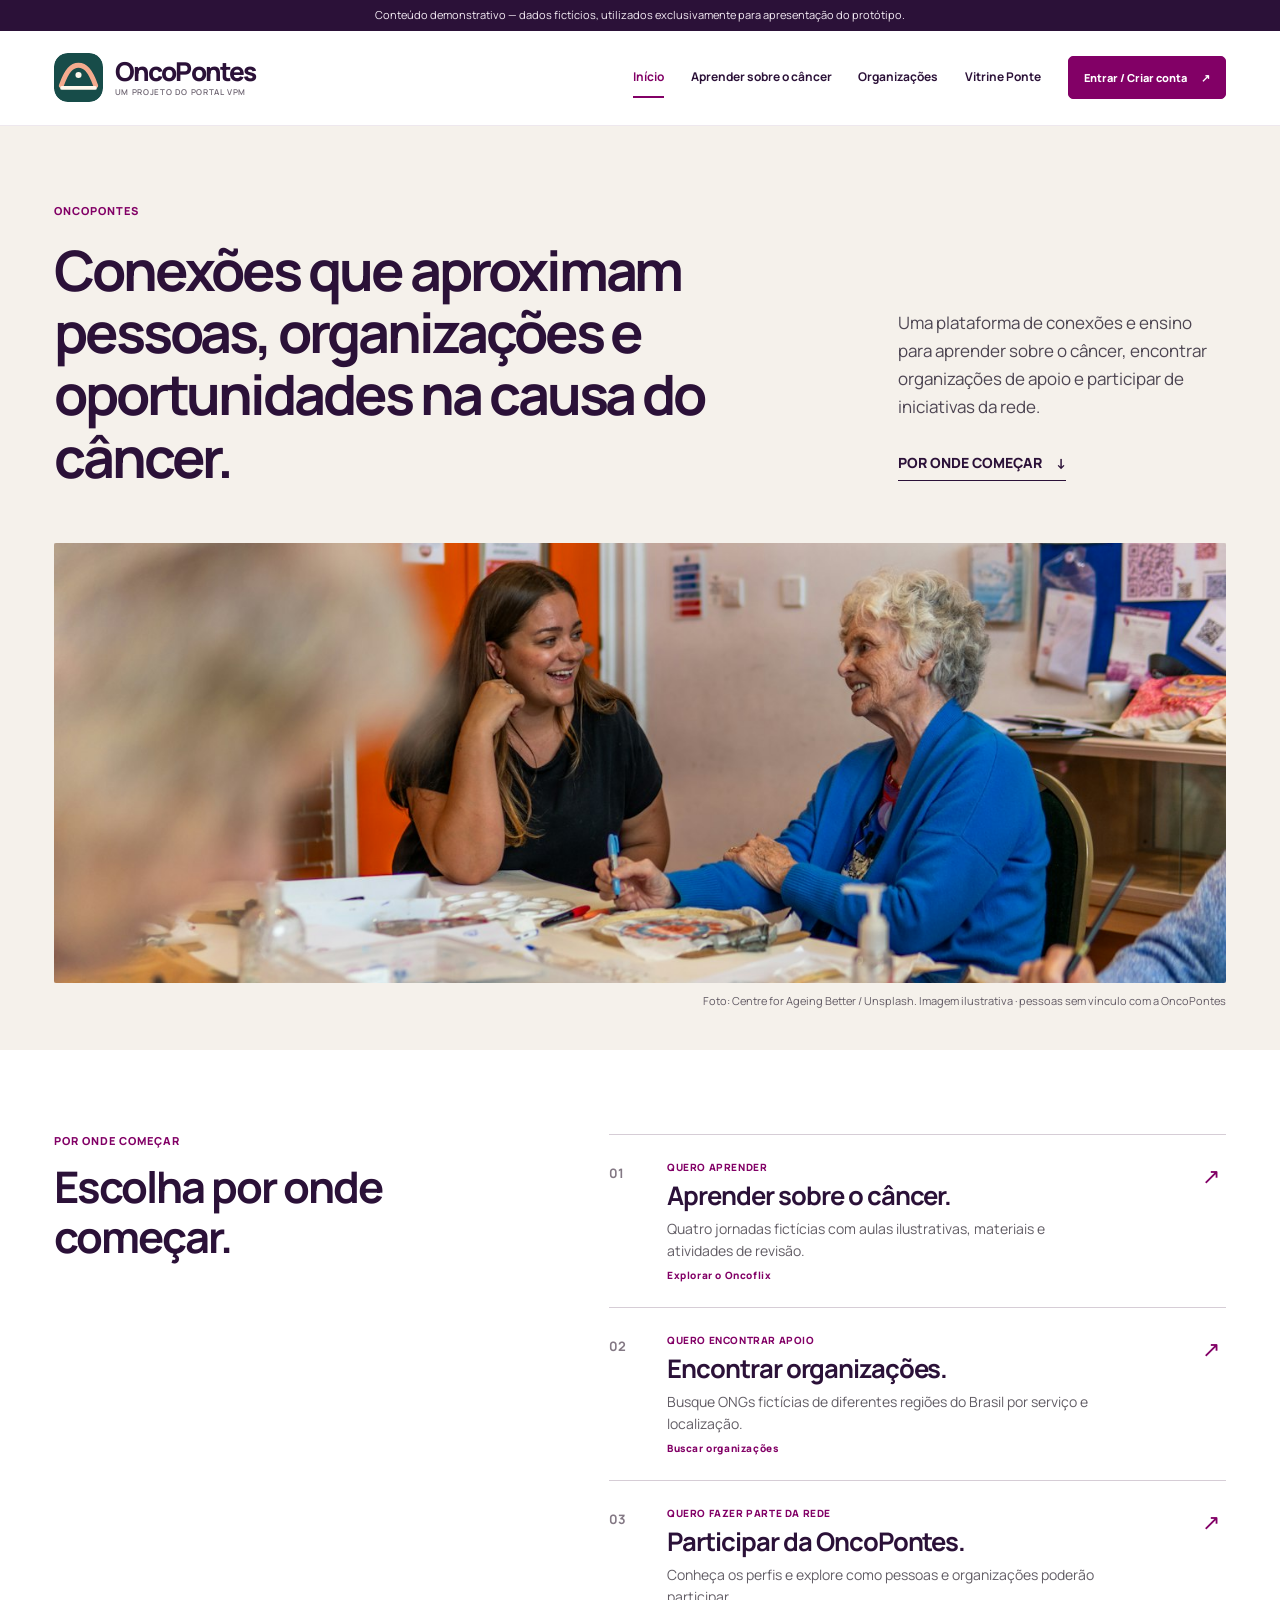
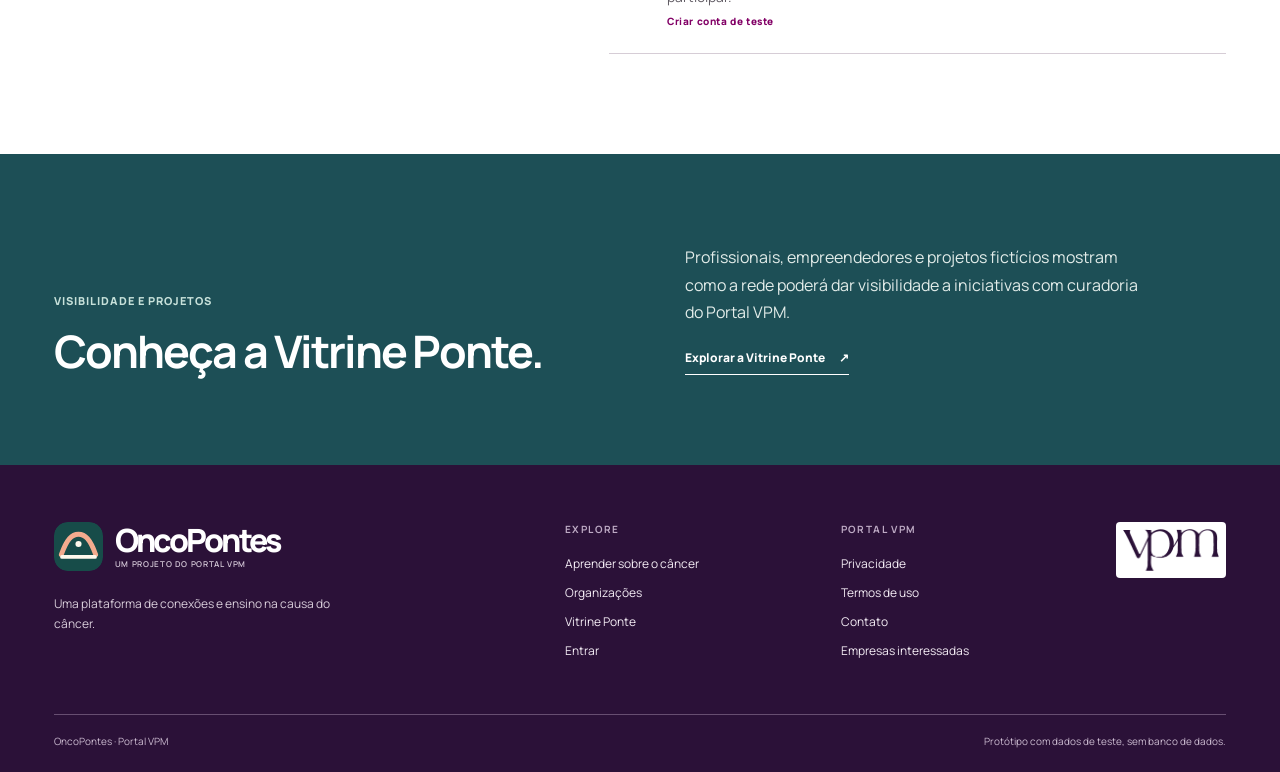
<file: index.html>
<!doctype html>
<html lang="pt-BR">
<head>
  <meta charset="utf-8"><meta name="viewport" content="width=device-width, initial-scale=1"><meta name="theme-color" content="#2B1138">
  <title>OncoPontes | Portal VPM</title>
  <link rel="icon" href="assets/ponte-mark.svg" type="image/svg+xml">
  <link rel="stylesheet" href="site-design.css">
  <link rel="stylesheet" href="site-editorial.css">
  <link rel="stylesheet" href="platform.css">
</head>
<body>
  <a class="skip-link" href="#conteudo">Pular para o conteúdo</a>
  <div class="demo-strip">Conteúdo demonstrativo — dados fictícios, utilizados exclusivamente para apresentação do protótipo.</div>
  <header class="site-header"><div class="container header-inner">
    <a class="brand" href="index.html" aria-label="OncoPontes, início"><img src="assets/ponte-mark.svg" alt=""><span><strong>OncoPontes</strong><small>um projeto do Portal VPM</small></span></a>
    <button class="menu-toggle" type="button" aria-controls="mainNav" aria-expanded="false">Menu <span aria-hidden="true">☰</span></button>
    <nav class="main-nav" id="mainNav" aria-label="Navegação principal"><a class="current" href="index.html" aria-current="page">Início</a><a href="oncoflix.html">Aprender sobre o câncer</a><a href="organizacoes.html">Organizações</a><a href="vitrine.html">Vitrine Ponte</a><a class="button button-sm" href="conta.html#entrar">Entrar / Criar conta <span aria-hidden="true">↗</span></a></nav>
  </div></header>
  <main id="conteudo">
    <section class="hero" id="inicio"><div class="container hero-grid">
      <div class="hero-copy"><p class="eyebrow">ONCOPONTES</p><h1>Conexões que aproximam pessoas, organizações e oportunidades na causa do câncer.</h1><div class="hero-aside"><p>Uma plataforma de conexões e ensino para aprender sobre o câncer, encontrar organizações de apoio e participar de iniciativas da rede.</p><a class="text-action" href="#caminhos">POR ONDE COMEÇAR <span aria-hidden="true">↓</span></a></div></div>
      <figure class="hero-image"><img src="proposta-visual/conversa-oficina.jpg" alt="Duas mulheres conversam durante uma oficina de arte"><figcaption><span>Foto: Centre for Ageing Better / Unsplash.</span> <span>Imagem ilustrativa · pessoas sem vínculo com a OncoPontes</span></figcaption></figure>
    </div></section>
    <section class="entry-section" id="caminhos"><div class="container"><div class="section-heading"><div><p class="eyebrow">POR ONDE COMEÇAR</p><h2>Escolha por onde começar.</h2></div></div>
      <div class="entry-grid">
        <a class="entry-card" href="oncoflix.html"><span class="entry-top">01</span><span class="entry-content"><small>QUERO APRENDER</small><strong>Aprender sobre o câncer.</strong><span>Quatro jornadas fictícias com aulas ilustrativas, materiais e atividades de revisão.</span><small>Explorar o Oncoflix</small></span><span class="card-arrow" aria-hidden="true">↗</span></a>
        <a class="entry-card" href="organizacoes.html"><span class="entry-top">02</span><span class="entry-content"><small>QUERO ENCONTRAR APOIO</small><strong>Encontrar organizações.</strong><span>Busque ONGs fictícias de diferentes regiões do Brasil por serviço e localização.</span><small>Buscar organizações</small></span><span class="card-arrow" aria-hidden="true">↗</span></a>
        <a class="entry-card" href="conta.html#cadastro"><span class="entry-top">03</span><span class="entry-content"><small>QUERO FAZER PARTE DA REDE</small><strong>Participar da OncoPontes.</strong><span>Conheça os perfis e explore como pessoas e organizações poderão participar.</span><small>Criar conta de teste</small></span><span class="card-arrow" aria-hidden="true">↗</span></a>
      </div>
    </div></section>
    <section class="spotlight"><div class="container spotlight-grid"><div><p class="eyebrow">VISIBILIDADE E PROJETOS</p><h2>Conheça a Vitrine Ponte.</h2></div><div><p>Profissionais, empreendedores e projetos fictícios mostram como a rede poderá dar visibilidade a iniciativas com curadoria do Portal VPM.</p><a class="text-action" href="vitrine.html">Explorar a Vitrine Ponte <span aria-hidden="true">↗</span></a></div></div></section>
  </main>
  <footer class="site-footer"><div class="container footer-grid"><div><a class="brand footer-brand" href="index.html"><img src="assets/ponte-mark.svg" alt=""><span><strong>OncoPontes</strong><small>um projeto do Portal VPM</small></span></a><p>Uma plataforma de conexões e ensino na causa do câncer.</p></div><nav aria-label="Explorar"><strong>Explore</strong><a href="oncoflix.html">Aprender sobre o câncer</a><a href="organizacoes.html">Organizações</a><a href="vitrine.html">Vitrine Ponte</a><a href="conta.html#entrar">Entrar</a></nav><nav aria-label="Informações"><strong>Portal VPM</strong><a href="informacoes.html#privacidade">Privacidade</a><a href="informacoes.html#termos">Termos de uso</a><a href="informacoes.html#contato">Contato</a><a href="conta.html#cadastro">Empresas interessadas</a></nav><div class="vpm-sign"><img src="assets/logo-vpm-roxo.png" alt="Portal VPM"></div></div><div class="container footer-base">OncoPontes · Portal VPM <span>Protótipo com dados de teste, sem banco de dados.</span></div></footer>
  <script src="site-nav.js"></script>
</body>
</html>
</file>
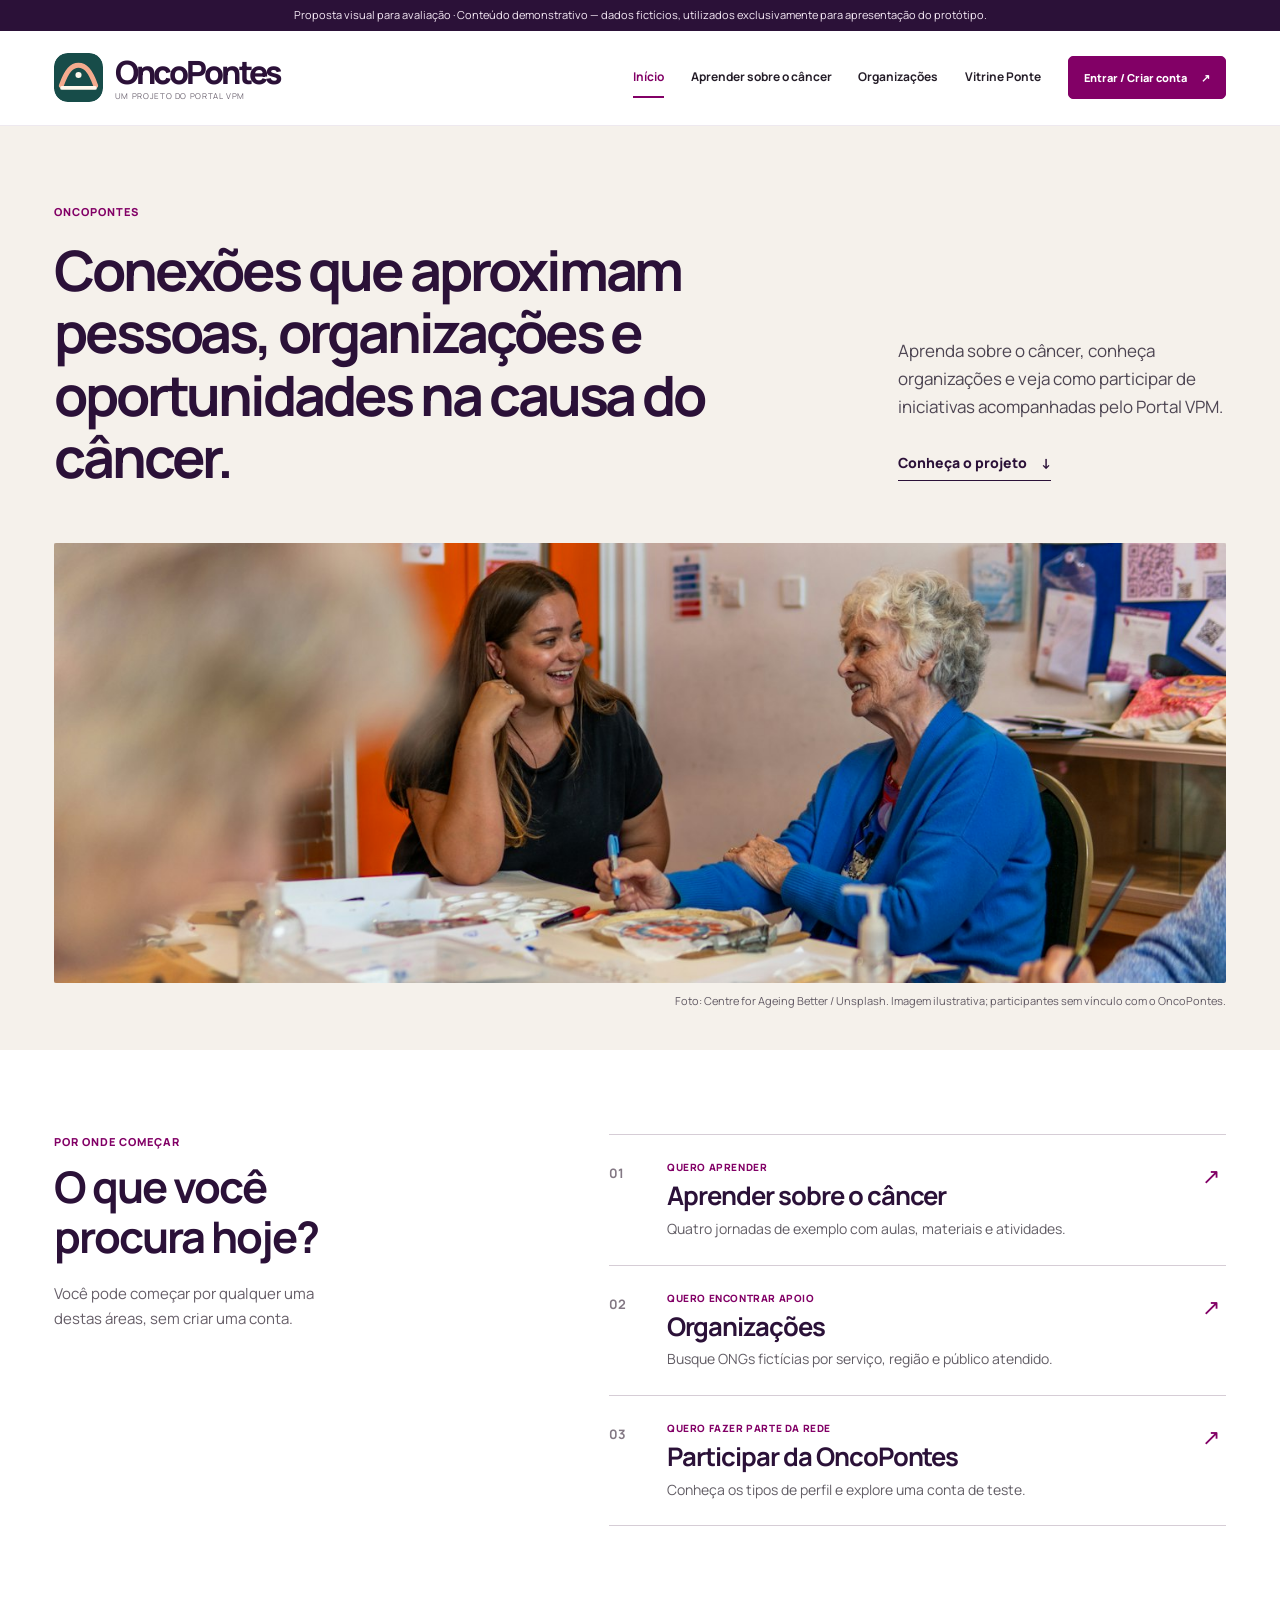
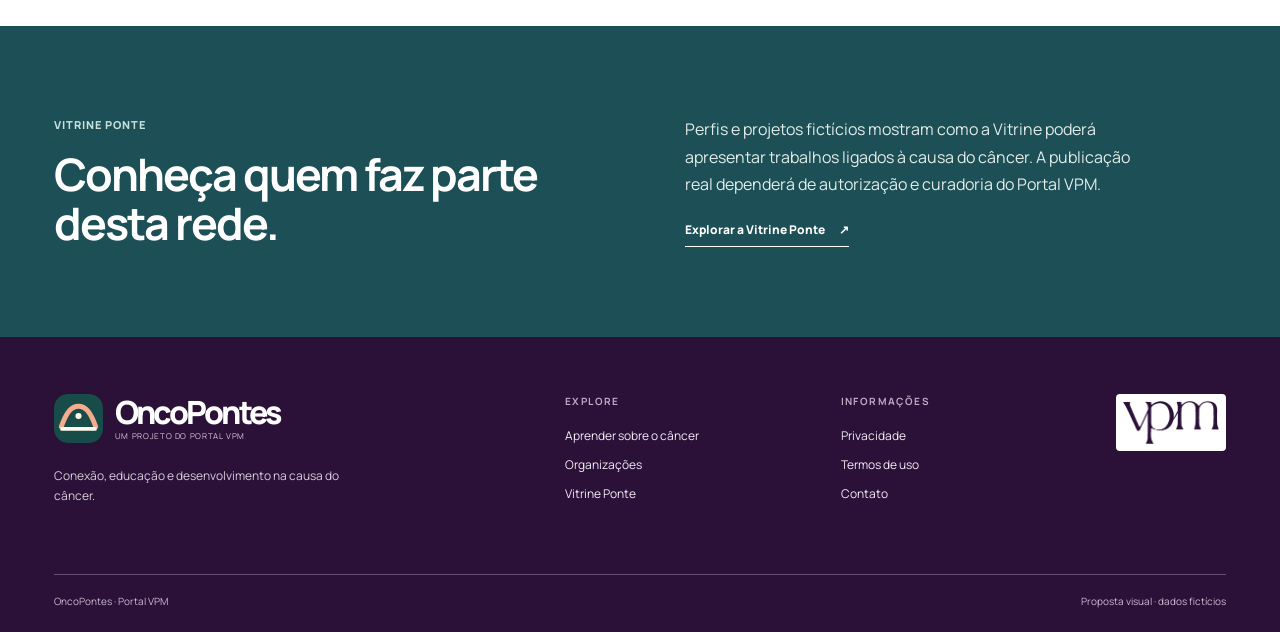
<file: proposta-visual/index.html>
<!doctype html>
<html lang="pt-BR">
<head>
  <meta charset="utf-8"><meta name="viewport" content="width=device-width, initial-scale=1">
  <title>Proposta visual · Início | OncoPontes</title>
  <link rel="icon" href="../assets/ponte-mark.svg" type="image/svg+xml">
  <link rel="stylesheet" href="design.css">
  <link rel="stylesheet" href="human.css">
</head>
<body>
  <a class="skip-link" href="#conteudo">Pular para o conteúdo</a>
  <div class="demo-strip">Proposta visual para avaliação · Conteúdo demonstrativo — dados fictícios, utilizados exclusivamente para apresentação do protótipo.</div>
  <header class="site-header"><div class="container header-inner">
    <a class="brand" href="index.html" aria-label="OncoPontes, início"><img src="../assets/ponte-mark.svg" alt=""><span><strong>OncoPontes</strong><small>um projeto do Portal VPM</small></span></a>
    <button class="menu-toggle" type="button" aria-controls="mainNav" aria-expanded="false">Menu <span aria-hidden="true">☰</span></button>
    <nav class="main-nav" id="mainNav" aria-label="Navegação principal"><a class="current" href="index.html" aria-current="page">Início</a><a href="../oncoflix.html">Aprender sobre o câncer</a><a href="organizacoes.html">Organizações</a><a href="../vitrine.html">Vitrine Ponte</a><a class="button button-sm" href="../conta.html#entrar">Entrar / Criar conta <span aria-hidden="true">↗</span></a></nav>
  </div></header>
  <main id="conteudo">
    <section class="hero"><div class="container hero-grid">
      <div class="hero-copy"><p class="eyebrow">ONCOPONTES</p><h1>Conexões que aproximam pessoas, organizações e oportunidades na causa do câncer.</h1><div class="hero-aside"><p>Aprenda sobre o câncer, conheça organizações e veja como participar de iniciativas acompanhadas pelo Portal VPM.</p><a class="text-action" href="#caminhos">Conheça o projeto <span aria-hidden="true">↓</span></a></div></div>
      <figure class="hero-image"><img src="conversa-oficina.jpg" alt="Duas mulheres conversam durante uma oficina de arte"><figcaption>Foto: Centre for Ageing Better / Unsplash. Imagem ilustrativa; participantes sem vínculo com o OncoPontes.</figcaption></figure>
    </div></section>
    <section class="entry-section" id="caminhos"><div class="container"><div class="section-heading"><div><p class="eyebrow">POR ONDE COMEÇAR</p><h2>O que você procura hoje?</h2></div><p>Você pode começar por qualquer uma destas áreas, sem criar uma conta.</p></div>
      <div class="entry-grid">
        <a class="entry-card" href="../oncoflix.html"><span class="entry-top">01</span><span class="entry-content"><small>QUERO APRENDER</small><strong>Aprender sobre o câncer</strong><span>Quatro jornadas de exemplo com aulas, materiais e atividades.</span></span><span class="card-arrow" aria-hidden="true">↗</span></a>
        <a class="entry-card" href="organizacoes.html"><span class="entry-top">02</span><span class="entry-content"><small>QUERO ENCONTRAR APOIO</small><strong>Organizações</strong><span>Busque ONGs fictícias por serviço, região e público atendido.</span></span><span class="card-arrow" aria-hidden="true">↗</span></a>
        <a class="entry-card" href="../conta.html#cadastro"><span class="entry-top">03</span><span class="entry-content"><small>QUERO FAZER PARTE DA REDE</small><strong>Participar da OncoPontes</strong><span>Conheça os tipos de perfil e explore uma conta de teste.</span></span><span class="card-arrow" aria-hidden="true">↗</span></a>
      </div>
    </div></section>
    <section class="spotlight"><div class="container spotlight-grid"><div><p class="eyebrow">VITRINE PONTE</p><h2>Conheça quem faz parte desta rede.</h2></div><div><p>Perfis e projetos fictícios mostram como a Vitrine poderá apresentar trabalhos ligados à causa do câncer. A publicação real dependerá de autorização e curadoria do Portal VPM.</p><a class="text-action" href="../vitrine.html">Explorar a Vitrine Ponte <span aria-hidden="true">↗</span></a></div></div></section>
  </main>
  <footer class="site-footer"><div class="container footer-grid"><div><a class="brand footer-brand" href="index.html"><img src="../assets/ponte-mark.svg" alt=""><span><strong>OncoPontes</strong><small>um projeto do Portal VPM</small></span></a><p>Conexão, educação e desenvolvimento na causa do câncer.</p></div><nav aria-label="Explorar"><strong>Explore</strong><a href="../oncoflix.html">Aprender sobre o câncer</a><a href="organizacoes.html">Organizações</a><a href="../vitrine.html">Vitrine Ponte</a></nav><nav aria-label="Informações"><strong>Informações</strong><a href="../informacoes.html#privacidade">Privacidade</a><a href="../informacoes.html#termos">Termos de uso</a><a href="../informacoes.html#contato">Contato</a></nav><div class="vpm-sign"><img src="../assets/logo-vpm-roxo.png" alt="Portal VPM"></div></div><div class="container footer-base">OncoPontes · Portal VPM <span>Proposta visual · dados fictícios</span></div></footer>
  <script src="proposal.js"></script>
</body>
</html>
</file>
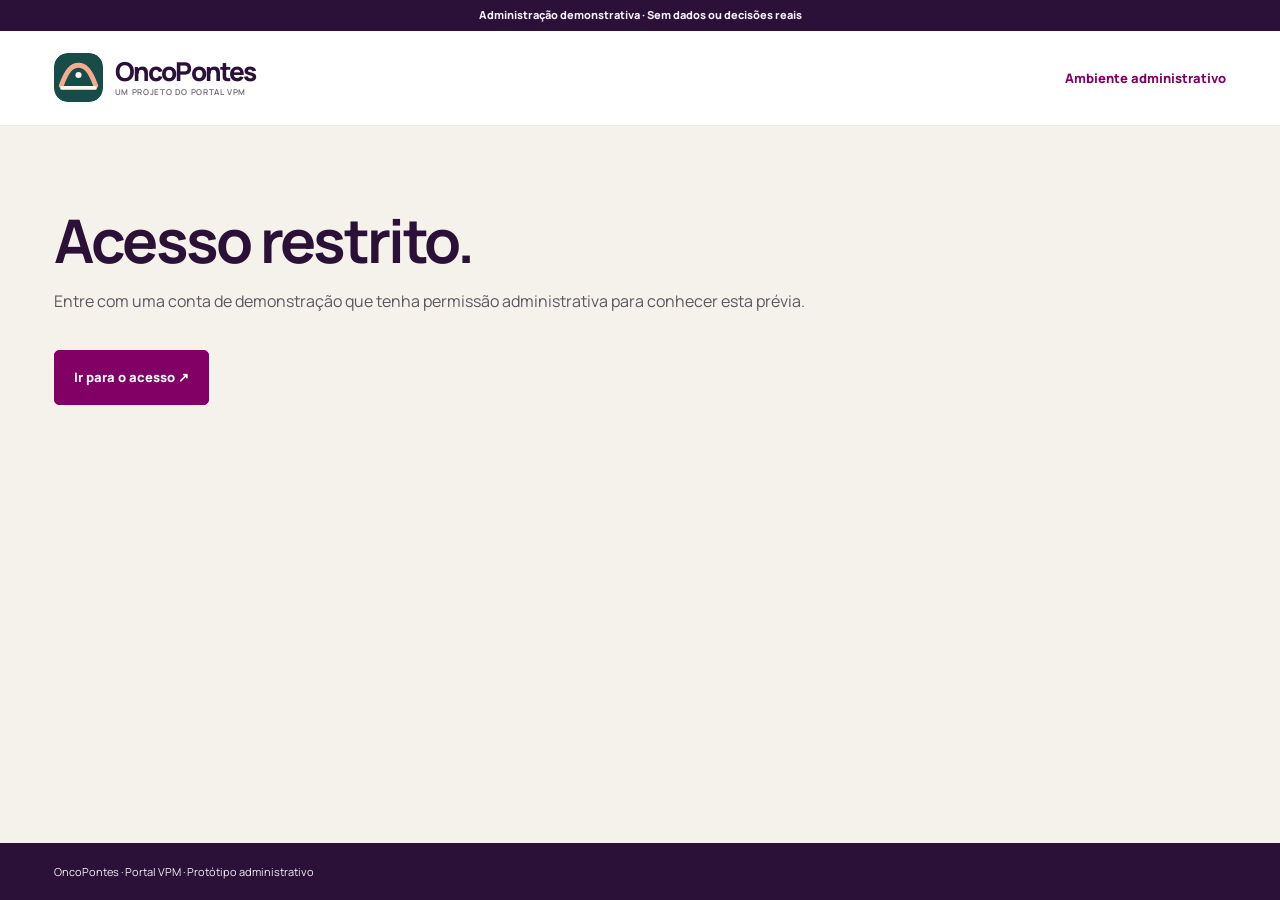
<file: admin.html>
<!doctype html>
<html lang="pt-BR"><head><meta charset="utf-8"><meta name="viewport" content="width=device-width, initial-scale=1"><meta name="theme-color" content="#2B1138"><title>Administração | OncoPontes</title><link rel="icon" href="assets/ponte-mark.svg" type="image/svg+xml"><link rel="stylesheet" href="styles.css"><link rel="stylesheet" href="identity.css"><link rel="stylesheet" href="admin.css"><script defer src="org-data.js"></script><script defer src="admin.js"></script><script defer src="admin-org.js"></script><link rel="stylesheet" href="site-design.css"><link rel="stylesheet" href="site-editorial.css"><link rel="stylesheet" href="platform.css"><link rel="stylesheet" href="org.css"></head>
<body class="admin-page"><a class="skip" href="#conteudo">Pular para o conteúdo</a><div class="prototype-bar">Administração demonstrativa · Sem dados ou decisões reais</div><header class="site-header"><div class="shell header-inner admin-header"><a class="brand" href="index.html#inicio"><img class="brand-mark" src="assets/ponte-mark.svg" alt=""><span><strong>OncoPontes</strong><small>um projeto do Portal VPM</small></span></a><span>Ambiente administrativo</span></div></header><main id="conteudo"><div id="accessDenied" class="shell admin-denied" hidden><h1>Acesso restrito.</h1><p>Entre com uma conta de demonstração que tenha permissão administrativa para conhecer esta prévia.</p><a class="button button-cream" href="conta.html#entrar">Ir para o acesso ↗</a></div><div id="adminApp" class="shell admin-app" hidden><div class="admin-intro"><div><span class="eyebrow">PORTAL VPM · ADMINISTRAÇÃO</span><h1>Gestão da OncoPontes.</h1><p>Prévia da organização das funções de curadoria e operação.</p></div><button id="adminLogout" type="button">Sair da conta</button></div><div class="admin-layout"><nav id="adminNav" class="admin-nav" aria-label="Áreas administrativas"></nav><section class="admin-content"><div id="adminDetail" aria-live="polite"></div></section></div><p class="admin-safety">As decisões deste painel são simuladas apenas neste navegador. Não há publicação real, banco de dados ou proteção de acesso no servidor nesta versão.</p></div></main><footer class="admin-footer"><div class="shell">OncoPontes · Portal VPM · Protótipo administrativo</div></footer></body></html>
</file>
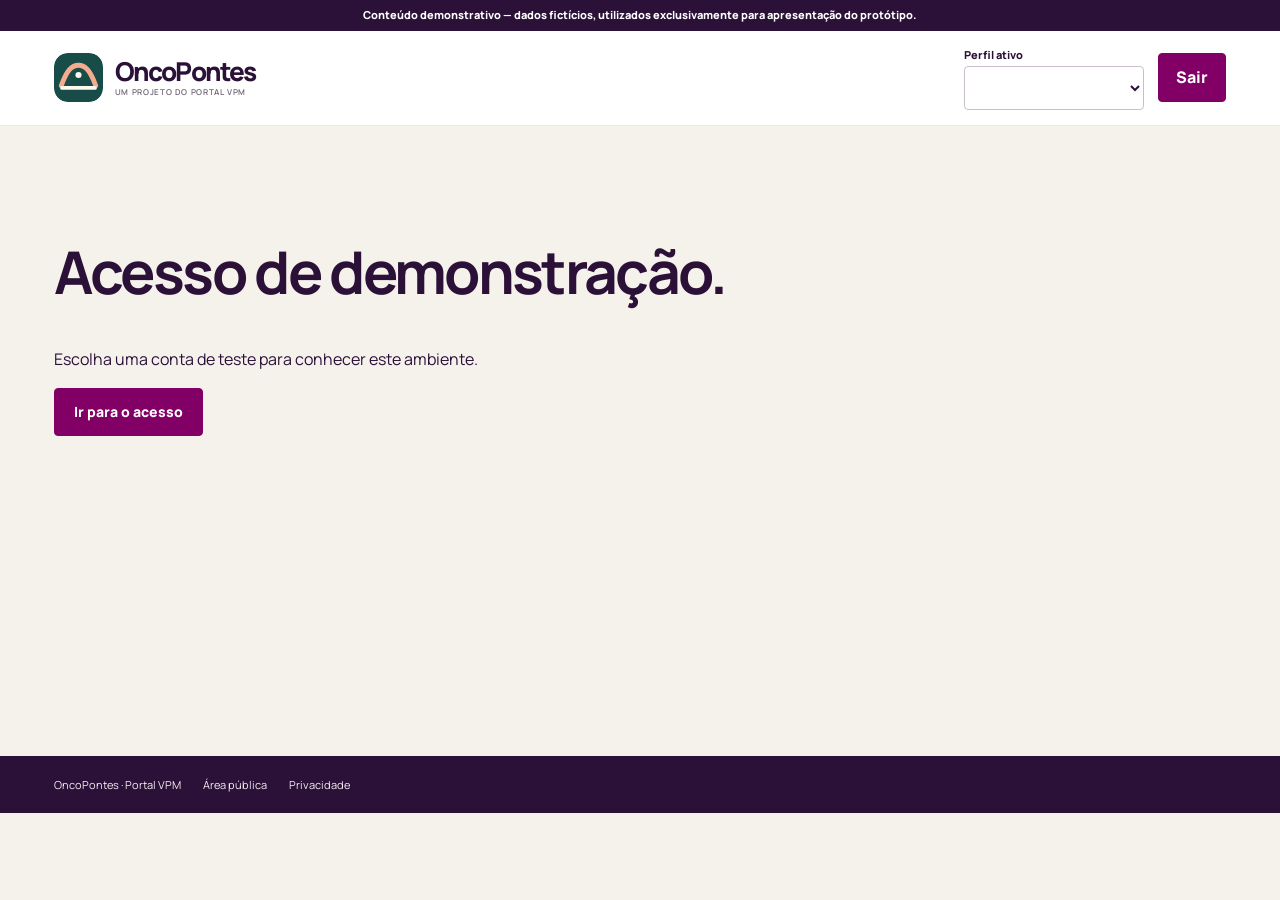
<file: area.html>
<!doctype html>
<html lang="pt-BR">
<head><meta charset="utf-8"><meta name="viewport" content="width=device-width, initial-scale=1"><meta name="theme-color" content="#2B1138"><title>Meu espaço | OncoPontes</title><link rel="icon" href="assets/ponte-mark.svg" type="image/svg+xml"><link rel="stylesheet" href="styles.css"><link rel="stylesheet" href="identity.css"><link rel="stylesheet" href="area.css"><script defer src="demo-data.js"></script><script defer src="oncoflix-data.js"></script><script defer src="org-data.js"></script><script defer src="area.js"></script><script defer src="org-module.js"></script><script defer src="area-profile.js"></script><link rel="stylesheet" href="site-design.css"><link rel="stylesheet" href="site-editorial.css"><link rel="stylesheet" href="platform.css"><link rel="stylesheet" href="org.css"></head>
<body class="area-page"><a class="skip" href="#conteudo">Pular para o conteúdo</a><div class="prototype-bar">Conteúdo demonstrativo — dados fictícios, utilizados exclusivamente para apresentação do protótipo.</div><header class="site-header"><div class="shell header-inner area-header"><a class="brand" href="index.html#inicio"><img class="brand-mark" src="assets/ponte-mark.svg" alt=""><span><strong>OncoPontes</strong><small>um projeto do Portal VPM</small></span></a><div class="area-account"><label for="areaProfileSelect">Perfil ativo <select id="areaProfileSelect"></select></label><button id="areaAddProfile" type="button" hidden>Adicionar perfil</button><button id="areaLogout" type="button">Sair</button></div></div></header><main id="conteudo" class="shell area-main"><div id="areaDenied" class="area-denied" hidden><h1>Acesso de demonstração.</h1><p>Escolha uma conta de teste para conhecer este ambiente.</p><a class="area-button" href="conta.html#entrar">Ir para o acesso</a></div><div id="areaApp" hidden><div class="area-intro"><div><span id="areaEyebrow" class="eyebrow">MEU ESPAÇO</span><h1 id="areaTitle"></h1><p id="areaIntro"></p></div><div id="areaAvatar" class="area-avatar" aria-hidden="true">◌</div></div><div class="area-layout"><nav id="areaNav" class="area-nav" aria-label="Áreas do perfil"></nav><div id="areaContent" class="area-content" aria-live="polite"></div></div><p class="area-disclosure">Esta é uma simulação no navegador. Cadastros, convites, entregas, notas e mensagens não são enviados ao Portal VPM.</p></div></main><footer class="area-footer"><div class="shell"><span>OncoPontes · Portal VPM</span><a href="index.html">Área pública</a><a href="informacoes.html#privacidade">Privacidade</a></div></footer><dialog id="areaProfileDialog" class="area-profile-dialog" aria-labelledby="areaProfileTitle"><form id="areaProfileForm"><div class="area-dialog-head"><h2 id="areaProfileTitle">Adicionar perfil de teste</h2><button id="areaProfileClose" type="button" aria-label="Fechar">×</button></div><p>O novo perfil ficará nesta sessão da conta de demonstração.</p><label>Tipo de perfil<select name="role" required></select></label><label id="areaInstitutionField" hidden>Nome da instituição<input name="institution" maxlength="120"></label><p id="areaProfileError" class="area-error" role="alert" hidden></p><button class="area-button" type="submit">Adicionar perfil</button></form></dialog></body>
</html>
</file>
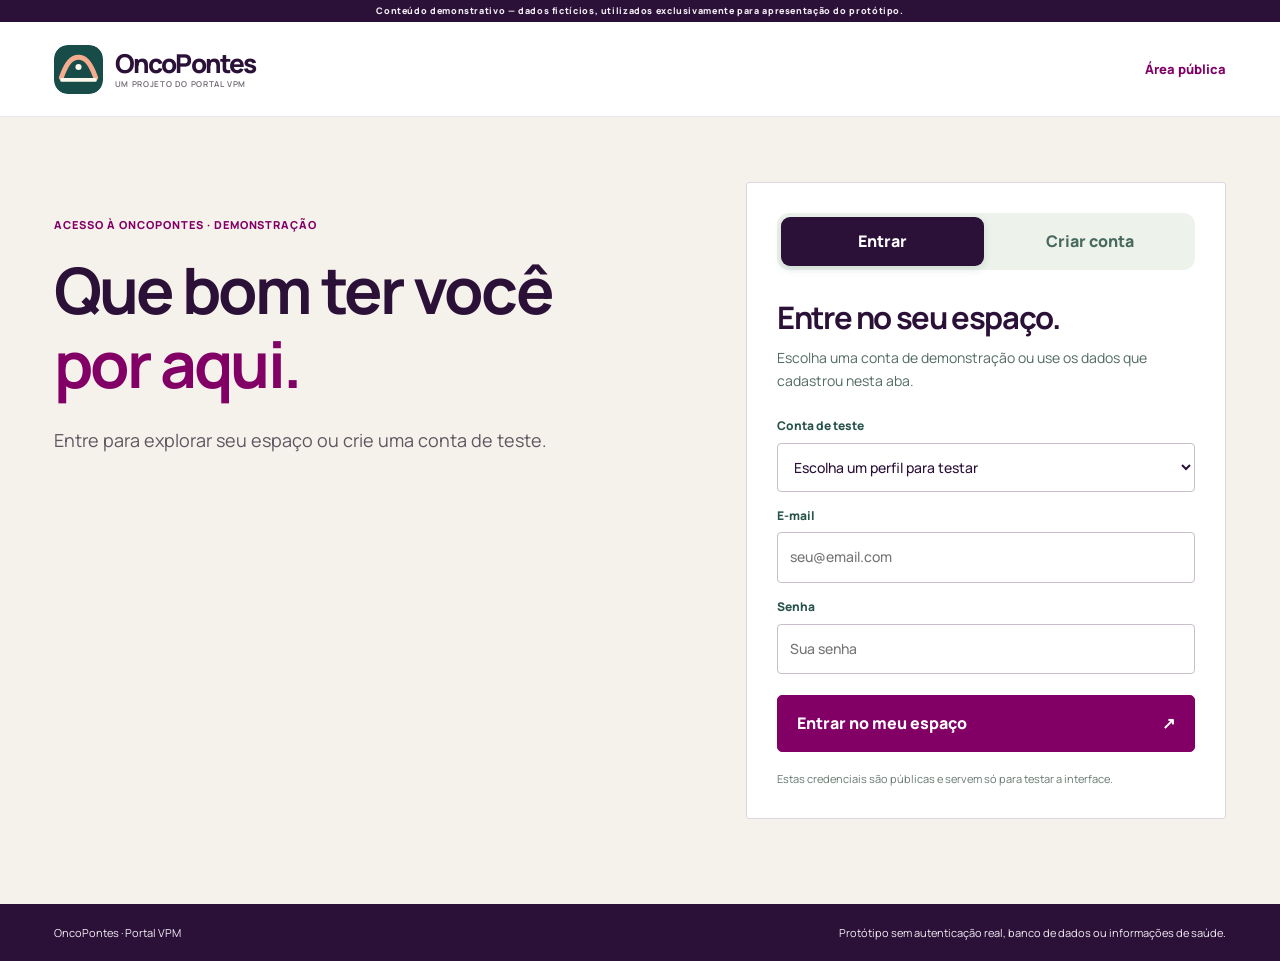
<file: conta.html>
<!doctype html>
<html lang="pt-BR">
<head>
  <meta charset="utf-8">
  <meta name="viewport" content="width=device-width, initial-scale=1">
  <meta name="theme-color" content="#2B1138">
  <meta name="description" content="Demonstração de cadastro, acesso e áreas dos participantes da OncoPontes.">
  <title>Minha conta | OncoPontes</title>
  <link rel="icon" href="assets/ponte-mark.svg" type="image/svg+xml">
  <link rel="stylesheet" href="styles.css">
  <link rel="stylesheet" href="identity.css">
  <link rel="stylesheet" href="conta.css">
  <link rel="stylesheet" href="redesign.css">
  <script defer src="oncoflix-data.js"></script>
  <script defer src="conta.js"></script>
<link rel="stylesheet" href="site-design.css"><link rel="stylesheet" href="site-editorial.css"><link rel="stylesheet" href="platform.css"></head>
<body class="account-page">
  <a class="skip" href="#conteudo">Pular para o conteúdo</a>
  <div class="prototype-bar">Conteúdo demonstrativo — dados fictícios, utilizados exclusivamente para apresentação do protótipo.</div>
  <header class="site-header">
    <div class="shell header-inner account-header">
      <a class="brand" href="index.html#inicio" aria-label="OncoPontes, início"><img class="brand-mark" src="assets/ponte-mark.svg" alt=""><span><strong>OncoPontes</strong><small>um projeto do Portal VPM</small></span></a>
      <div class="account-header-actions"><a href="index.html">Área pública</a><details id="accountMenu" class="account-menu" hidden><summary>Minha conta</summary><div><strong id="accountName"></strong><small id="accountEmail"></small><button id="logoutButton" class="header-logout" type="button">Sair da conta</button></div></details></div>
    </div>
  </header>

  <main id="conteudo">
    <section id="authView" class="auth-section shell" aria-labelledby="authTitle">
      <div class="auth-intro"><span class="eyebrow">ACESSO À ONCOPONTES · DEMONSTRAÇÃO</span><h1 id="authTitle">Que bom ter você <em>por aqui.</em></h1><p>Entre para explorar seu espaço ou crie uma conta de teste.</p></div>
      <div class="auth-card">
        <div class="auth-tabs" role="tablist" aria-label="Acesso à conta"><button id="loginTab" type="button" role="tab" aria-selected="true" aria-controls="loginPanel">Entrar</button><button id="registerTab" type="button" role="tab" aria-selected="false" aria-controls="registerPanel">Criar conta</button></div>
        <section id="loginPanel" role="tabpanel" aria-labelledby="loginTab"><h2>Entre no seu espaço.</h2><p>Escolha uma conta de demonstração ou use os dados que cadastrou nesta aba.</p><form id="loginForm"><label>Conta de teste <select id="demoAccount"><option value="">Escolha um perfil para testar</option></select></label><label>E-mail <input id="loginEmail" type="email" autocomplete="username" required placeholder="seu@email.com"></label><label>Senha <input id="loginPassword" type="password" autocomplete="current-password" required placeholder="Sua senha"></label><p id="loginError" class="form-error" role="alert" hidden></p><button class="form-submit" type="submit">Entrar no meu espaço <span>↗</span></button></form><p class="auth-footnote">Estas credenciais são públicas e servem só para testar a interface.</p></section>
        <section id="registerPanel" role="tabpanel" aria-labelledby="registerTab" hidden><div class="step-indicator" aria-label="Etapas do cadastro"><span class="active">1 Conta</span><span>2 Perfil</span><span>3 Revisão</span></div><form id="registerForm" novalidate><div id="registerStep1" class="register-step"><div class="form-step">ETAPA 1 DE 3</div><h2>Comece com o essencial.</h2><p>Seus dados de acesso e o primeiro perfil.</p><label>Seu nome completo <input id="registerName" type="text" autocomplete="name" required maxlength="100" placeholder="Como podemos chamar você?"></label><label>E-mail <input id="registerEmail" type="email" autocomplete="email" required maxlength="150" placeholder="seu@email.com"></label><label>Senha de demonstração <input id="registerPassword" type="password" autocomplete="new-password" required minlength="8" maxlength="100" placeholder="Pelo menos 8 caracteres"></label><label>Primeiro perfil <select id="registerRole" required></select></label><button id="registerNext1" class="form-submit" type="button">Continuar <span>↗</span></button></div><div id="registerStep2" class="register-step" hidden><div class="form-step">ETAPA 2 DE 3</div><h2>Seu perfil.</h2><p>Conte apenas o que ajuda a organizar sua experiência. Você poderá mudar depois.</p><div id="registerRoleFields" class="role-fields"></div><label>Temas de interesse (opcional) <input id="registerInterests" type="text" maxlength="160" placeholder="Ex.: educação, apoio, projetos"></label><label>Como quer participar? (opcional) <input id="registerParticipation" type="text" maxlength="160" placeholder="Ex.: aprender, colaborar, apresentar meu trabalho"></label><div class="step-actions"><button class="step-back" data-register-back="1" type="button">← Voltar</button><button id="registerNext2" class="form-submit" type="button">Continuar <span>↗</span></button></div></div><div id="registerStep3" class="register-step" hidden><div class="form-step">ETAPA 3 DE 3</div><h2>Antes de entrar.</h2><p id="registerReview"></p><div class="review-note">Este é um cadastro de teste. Dados específicos e documentos, quando necessários, dependerão de validação do Portal VPM. Não informe dados pessoais ou de saúde reais.</div><div class="step-actions"><button class="step-back" data-register-back="2" type="button">← Voltar</button><button class="form-submit" type="submit">Criar conta de teste <span>↗</span></button></div></div><p id="registerError" class="form-error" role="alert" hidden></p></form><p class="auth-footnote">Dados de acesso ficam nesta sessão do navegador. Rascunhos e projetos fictícios de organizações permanecem neste navegador para demonstrar o fluxo.</p></section>
      </div>
    </section>

    <section id="dashboardView" class="dashboard-view" hidden>
      <div class="shell dashboard-shell">
        <div class="dashboard-top"><div><span class="eyebrow">MEU ESPAÇO · DEMONSTRAÇÃO</span><h1 id="welcomeTitle">Olá! Que bom ter você aqui.</h1><p id="welcomeText"></p></div><span class="account-demo-badge">DADOS DE TESTE</span></div>
        <div class="profile-switcher"><label for="profileSelect">Perfil ativo <select id="profileSelect"></select></label><button id="addProfileButton" class="side-action" type="button">+ Adicionar perfil</button></div>
        <details class="profile-menu"><summary>Menu do perfil</summary><nav id="roleNav" class="role-nav" aria-label="Áreas do perfil"></nav></details>
        <div class="account-main"><div class="panel-heading"><div><span class="eyebrow" id="panelEyebrow">O QUE VOCÊ DESEJA FAZER?</span><h2 id="panelTitle"></h2><p id="panelIntro"></p></div></div><div id="quickActions" class="quick-actions"></div><div id="learningSnapshot" class="learning-snapshot"></div><details class="more-areas"><summary>Ver todas as áreas deste perfil</summary><div id="moduleGrid" class="module-grid"></div></details><details class="profile-state"><summary>Cadastro e privacidade</summary><div class="account-status"><div><small>CADASTRO</small><strong id="profileLevel">Básico</strong><span id="profileStatusText"></span></div><div><small>VISIBILIDADE</small><strong id="profileVisibility"></strong><span>Nada é publicado automaticamente.</span></div><div><small>PRÓXIMO PASSO</small><strong id="profileNext"></strong><span id="profileNextDetail"></span></div></div><p id="accessNote"></p></details></div>
      </div>
    </section>
  </main>

  <footer class="account-footer"><div class="shell"><span>OncoPontes · Portal VPM</span><span>Protótipo sem autenticação real, banco de dados ou informações de saúde.</span></div></footer>

  <dialog id="moduleDialog" class="dialog account-dialog"><button id="closeModule" class="dialog-close" type="button" aria-label="Fechar">×</button><div id="moduleContent"></div></dialog>
  <dialog id="profileDialog" class="dialog account-dialog"><button id="closeProfile" class="dialog-close" type="button" aria-label="Fechar">×</button><span class="eyebrow">ADICIONAR PERFIL · DEMONSTRAÇÃO</span><h2>Como mais você participa?</h2><p>Este perfil ficará vinculado à mesma conta de teste. Ambientes institucionais são separados da conta pessoal do representante.</p><form id="addProfileForm"><label>Tipo de perfil <select id="newProfileRole" required></select></label><div id="newProfileFields" class="role-fields"></div><p id="addProfileError" class="form-error" role="alert" hidden></p><button class="form-submit" type="submit">Adicionar perfil <span>↗</span></button></form></dialog>
</body>
</html>
</file>
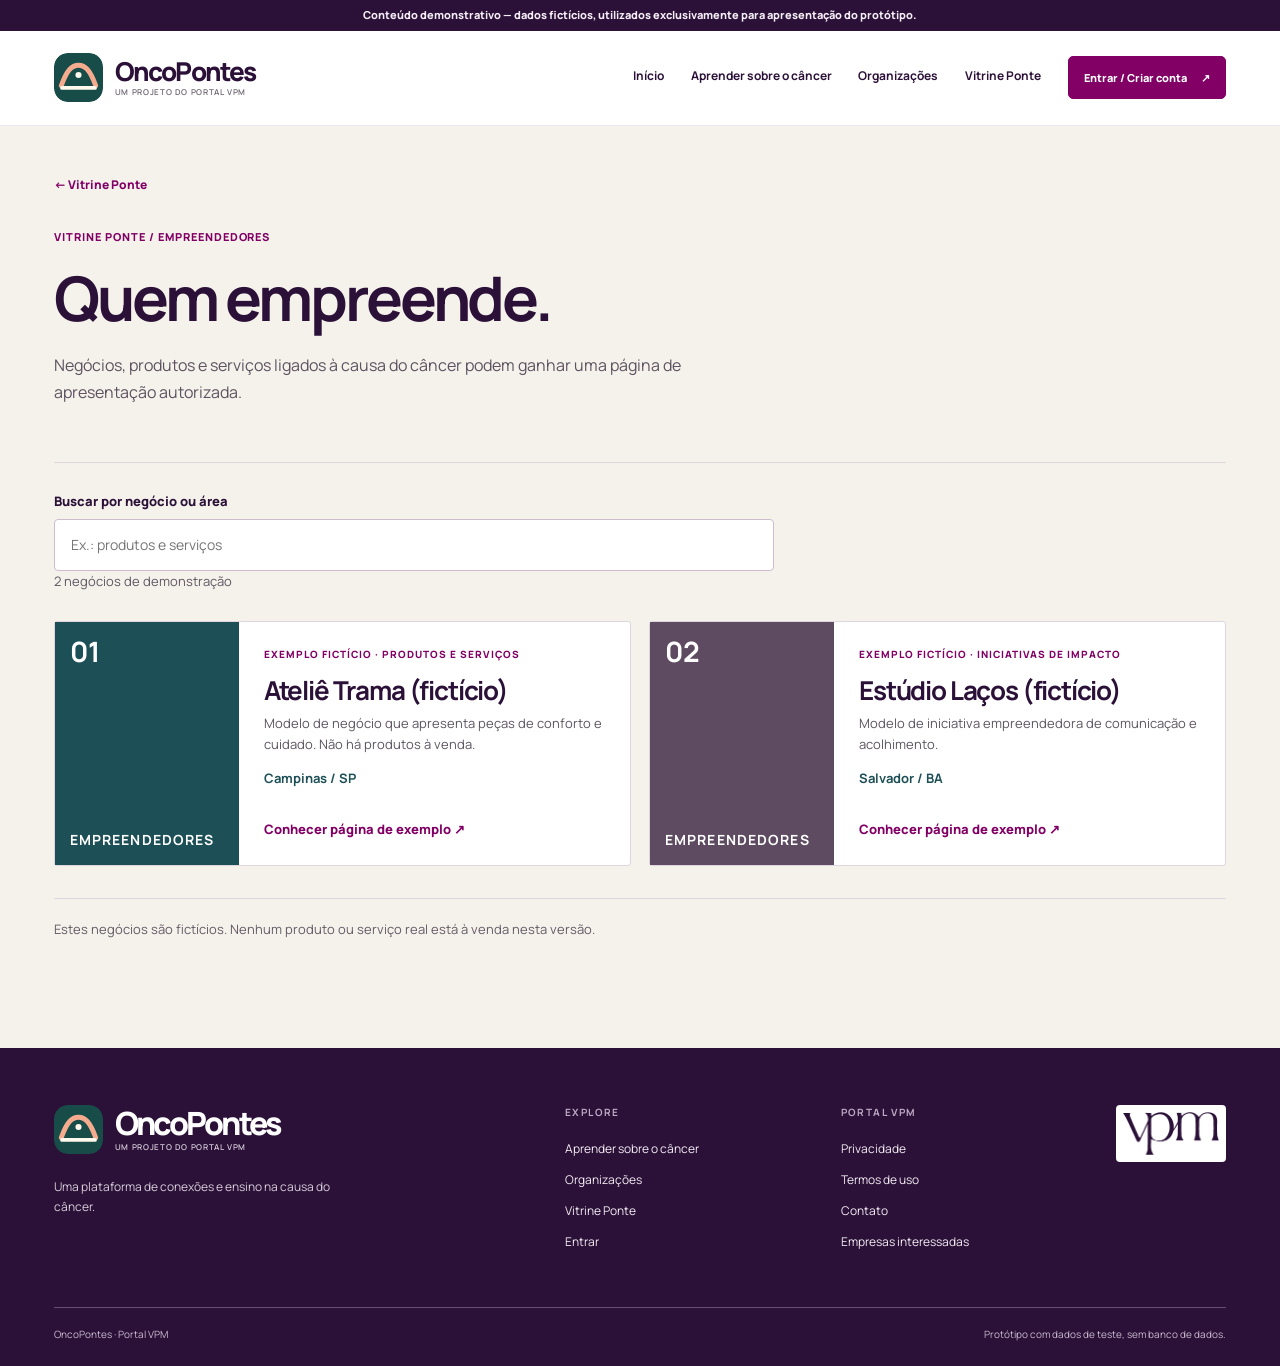
<file: empreendedores.html>
<!doctype html>
<html lang="pt-BR"><head><meta charset="utf-8"><meta name="viewport" content="width=device-width, initial-scale=1"><meta name="theme-color" content="#2B1138"><meta name="description" content="Empreendedores na Vitrine Ponte."><title>Empreendedores | Vitrine Ponte</title><link rel="icon" href="assets/ponte-mark.svg" type="image/svg+xml"><link rel="stylesheet" href="styles.css"><link rel="stylesheet" href="identity.css"><link rel="stylesheet" href="vitrine.css"><script defer src="public-data.js?v=20261115"></script><script defer src="vitrine.js"></script><link rel="stylesheet" href="site-design.css"><link rel="stylesheet" href="site-editorial.css"><link rel="stylesheet" href="platform.css"><script defer src="site-nav.js"></script></head>
<body class="vitrine-page" data-category="empreendedores"><a class="skip" href="#conteudo">Pular para o conteúdo</a><div class="prototype-bar">Conteúdo demonstrativo — dados fictícios, utilizados exclusivamente para apresentação do protótipo.</div><header class="site-header"><div class="container header-inner"><a class="brand" href="index.html#inicio" aria-label="OncoPontes, início"><img src="assets/ponte-mark.svg" alt=""><span><strong>OncoPontes</strong><small>um projeto do Portal VPM</small></span></a><button class="menu-toggle" type="button" aria-controls="mainNav" aria-expanded="false">Menu <span aria-hidden="true">☰</span></button><nav class="main-nav" id="mainNav" aria-label="Navegação principal"><a href="index.html">Início</a><a href="oncoflix.html">Aprender sobre o câncer</a><a href="organizacoes.html">Organizações</a><a href="vitrine.html">Vitrine Ponte</a><a class="button button-sm" href="conta.html#entrar">Entrar / Criar conta <span aria-hidden="true">↗</span></a></nav></div></header>
<main id="conteudo"><div class="shell category-wrap"><a class="vitrine-back" href="vitrine.html">← Vitrine Ponte</a><div class="category-heading"><div><span class="eyebrow">VITRINE PONTE / EMPREENDEDORES</span><h1>Quem empreende.</h1><p>Negócios, produtos e serviços ligados à causa do câncer podem ganhar uma página de apresentação autorizada.</p></div><span class="category-symbol" aria-hidden="true">02</span></div><div class="category-search"><label for="vitrineSearch">Buscar por negócio ou área</label><input id="vitrineSearch" type="search" placeholder="Ex.: produtos e serviços"><p id="vitrineCount" aria-live="polite"></p></div><div id="vitrineResults" class="vitrine-list" aria-live="polite"></div><p class="vitrine-disclaimer">Estes negócios são fictícios. Nenhum produto ou serviço real está à venda nesta versão.</p></div></main>
<footer class="site-footer"><div class="container footer-grid"><div><a class="brand footer-brand" href="index.html"><img src="assets/ponte-mark.svg" alt=""><span><strong>OncoPontes</strong><small>um projeto do Portal VPM</small></span></a><p>Uma plataforma de conexões e ensino na causa do câncer.</p></div><nav aria-label="Explorar"><strong>Explore</strong><a href="oncoflix.html">Aprender sobre o câncer</a><a href="organizacoes.html">Organizações</a><a href="vitrine.html">Vitrine Ponte</a><a href="conta.html#entrar">Entrar</a></nav><nav aria-label="Informações"><strong>Portal VPM</strong><a href="informacoes.html#privacidade">Privacidade</a><a href="informacoes.html#termos">Termos de uso</a><a href="informacoes.html#contato">Contato</a><a href="conta.html#cadastro">Empresas interessadas</a></nav><div class="vpm-sign"><img src="assets/logo-vpm-roxo.png" alt="Portal VPM"></div></div><div class="container footer-base">OncoPontes · Portal VPM <span>Protótipo com dados de teste, sem banco de dados.</span></div></footer></body></html>
</file>
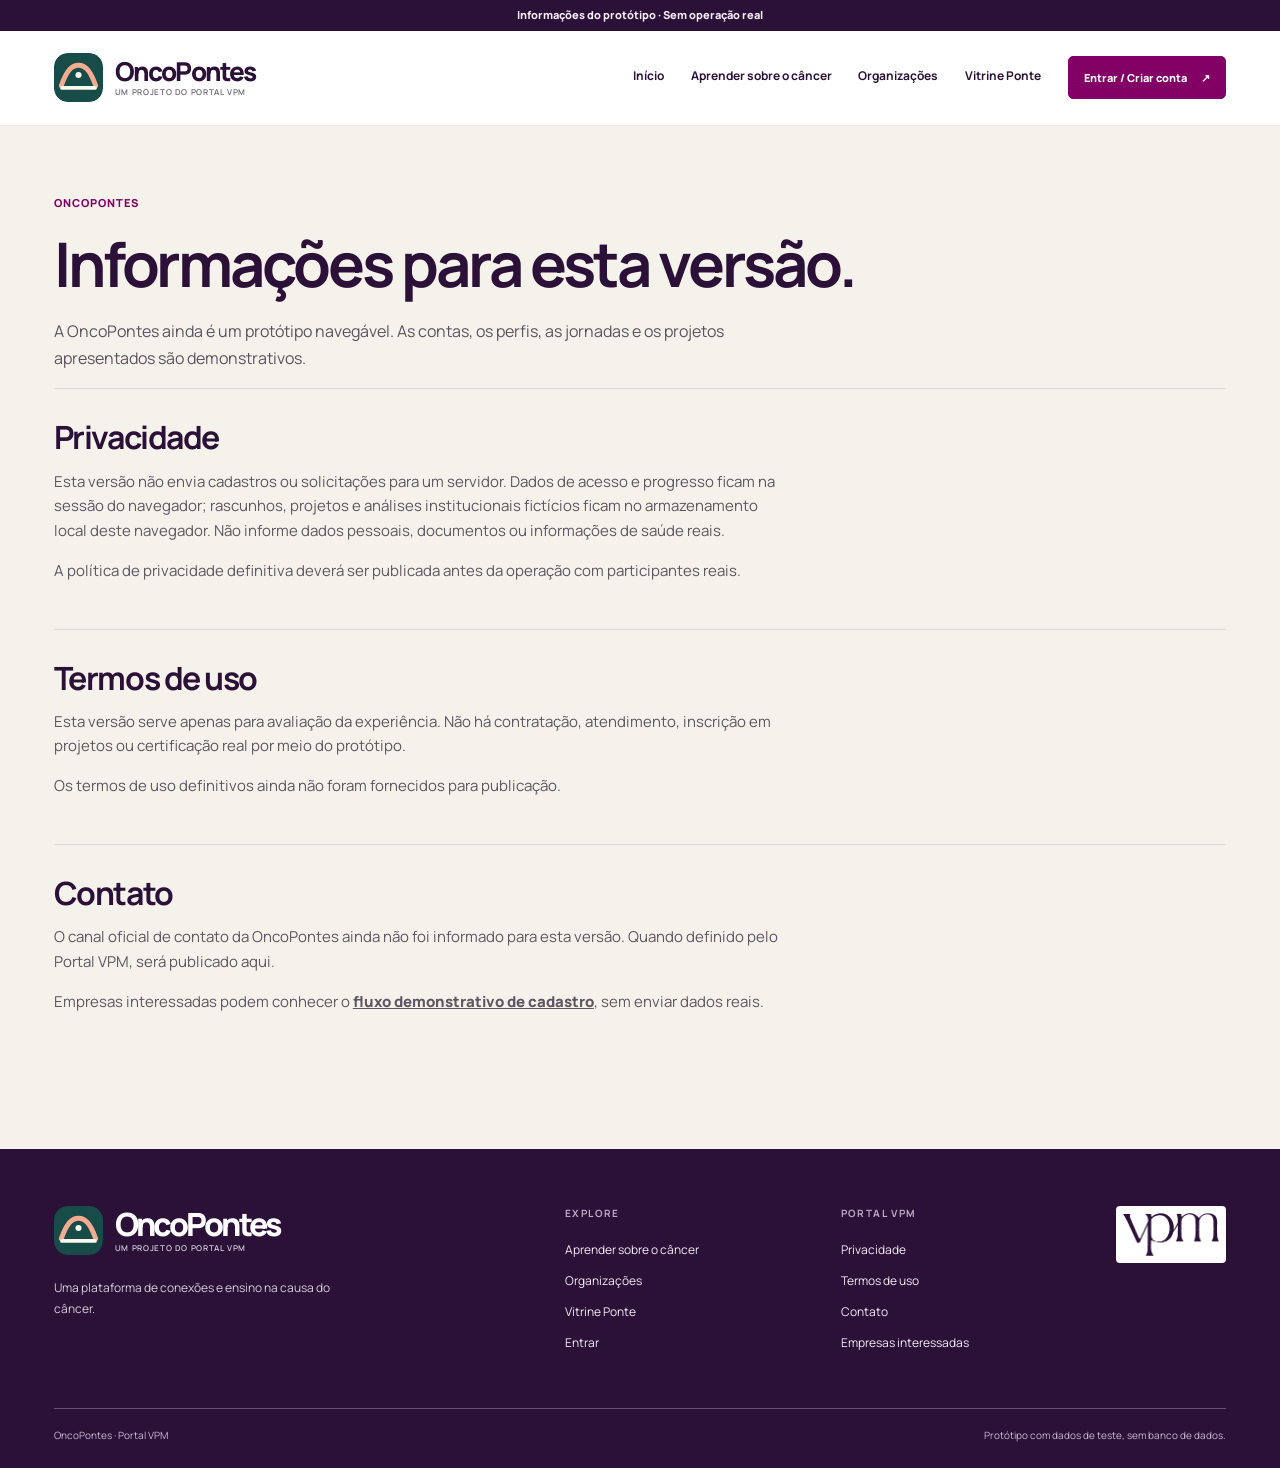
<file: informacoes.html>
<!doctype html>
<html lang="pt-BR"><head><meta charset="utf-8"><meta name="viewport" content="width=device-width, initial-scale=1"><meta name="theme-color" content="#2B1138"><title>Informações | OncoPontes</title><link rel="icon" href="assets/ponte-mark.svg" type="image/svg+xml"><link rel="stylesheet" href="styles.css"><link rel="stylesheet" href="identity.css"><link rel="stylesheet" href="vitrine.css"><link rel="stylesheet" href="site-design.css"><link rel="stylesheet" href="site-editorial.css"><link rel="stylesheet" href="platform.css"><script defer src="site-nav.js"></script></head>
<body class="vitrine-page"><a class="skip" href="#conteudo">Pular para o conteúdo</a><div class="prototype-bar">Informações do protótipo · Sem operação real</div><header class="site-header"><div class="container header-inner"><a class="brand" href="index.html#inicio" aria-label="OncoPontes, início"><img src="assets/ponte-mark.svg" alt=""><span><strong>OncoPontes</strong><small>um projeto do Portal VPM</small></span></a><button class="menu-toggle" type="button" aria-controls="mainNav" aria-expanded="false">Menu <span aria-hidden="true">☰</span></button><nav class="main-nav" id="mainNav" aria-label="Navegação principal"><a href="index.html">Início</a><a href="oncoflix.html">Aprender sobre o câncer</a><a href="organizacoes.html">Organizações</a><a href="vitrine.html">Vitrine Ponte</a><a class="button button-sm" href="conta.html#entrar">Entrar / Criar conta <span aria-hidden="true">↗</span></a></nav></div></header>
<main id="conteudo"><div class="shell info-wrap"><span class="eyebrow">ONCOPONTES</span><h1>Informações para esta versão.</h1><p>A OncoPontes ainda é um protótipo navegável. As contas, os perfis, as jornadas e os projetos apresentados são demonstrativos.</p><section id="privacidade"><h2>Privacidade</h2><p>Esta versão não envia cadastros ou solicitações para um servidor. Dados de acesso e progresso ficam na sessão do navegador; rascunhos, projetos e análises institucionais fictícios ficam no armazenamento local deste navegador. Não informe dados pessoais, documentos ou informações de saúde reais.</p><p>A política de privacidade definitiva deverá ser publicada antes da operação com participantes reais.</p></section><section id="termos"><h2>Termos de uso</h2><p>Esta versão serve apenas para avaliação da experiência. Não há contratação, atendimento, inscrição em projetos ou certificação real por meio do protótipo.</p><p>Os termos de uso definitivos ainda não foram fornecidos para publicação.</p></section><section id="contato"><h2>Contato</h2><p>O canal oficial de contato da OncoPontes ainda não foi informado para esta versão. Quando definido pelo Portal VPM, será publicado aqui.</p><p>Empresas interessadas podem conhecer o <a href="conta.html#cadastro">fluxo demonstrativo de cadastro</a>, sem enviar dados reais.</p></section></div></main><footer class="site-footer"><div class="container footer-grid"><div><a class="brand footer-brand" href="index.html"><img src="assets/ponte-mark.svg" alt=""><span><strong>OncoPontes</strong><small>um projeto do Portal VPM</small></span></a><p>Uma plataforma de conexões e ensino na causa do câncer.</p></div><nav aria-label="Explorar"><strong>Explore</strong><a href="oncoflix.html">Aprender sobre o câncer</a><a href="organizacoes.html">Organizações</a><a href="vitrine.html">Vitrine Ponte</a><a href="conta.html#entrar">Entrar</a></nav><nav aria-label="Informações"><strong>Portal VPM</strong><a href="informacoes.html#privacidade">Privacidade</a><a href="informacoes.html#termos">Termos de uso</a><a href="informacoes.html#contato">Contato</a><a href="conta.html#cadastro">Empresas interessadas</a></nav><div class="vpm-sign"><img src="assets/logo-vpm-roxo.png" alt="Portal VPM"></div></div><div class="container footer-base">OncoPontes · Portal VPM <span>Protótipo com dados de teste, sem banco de dados.</span></div></footer></body></html>
</file>
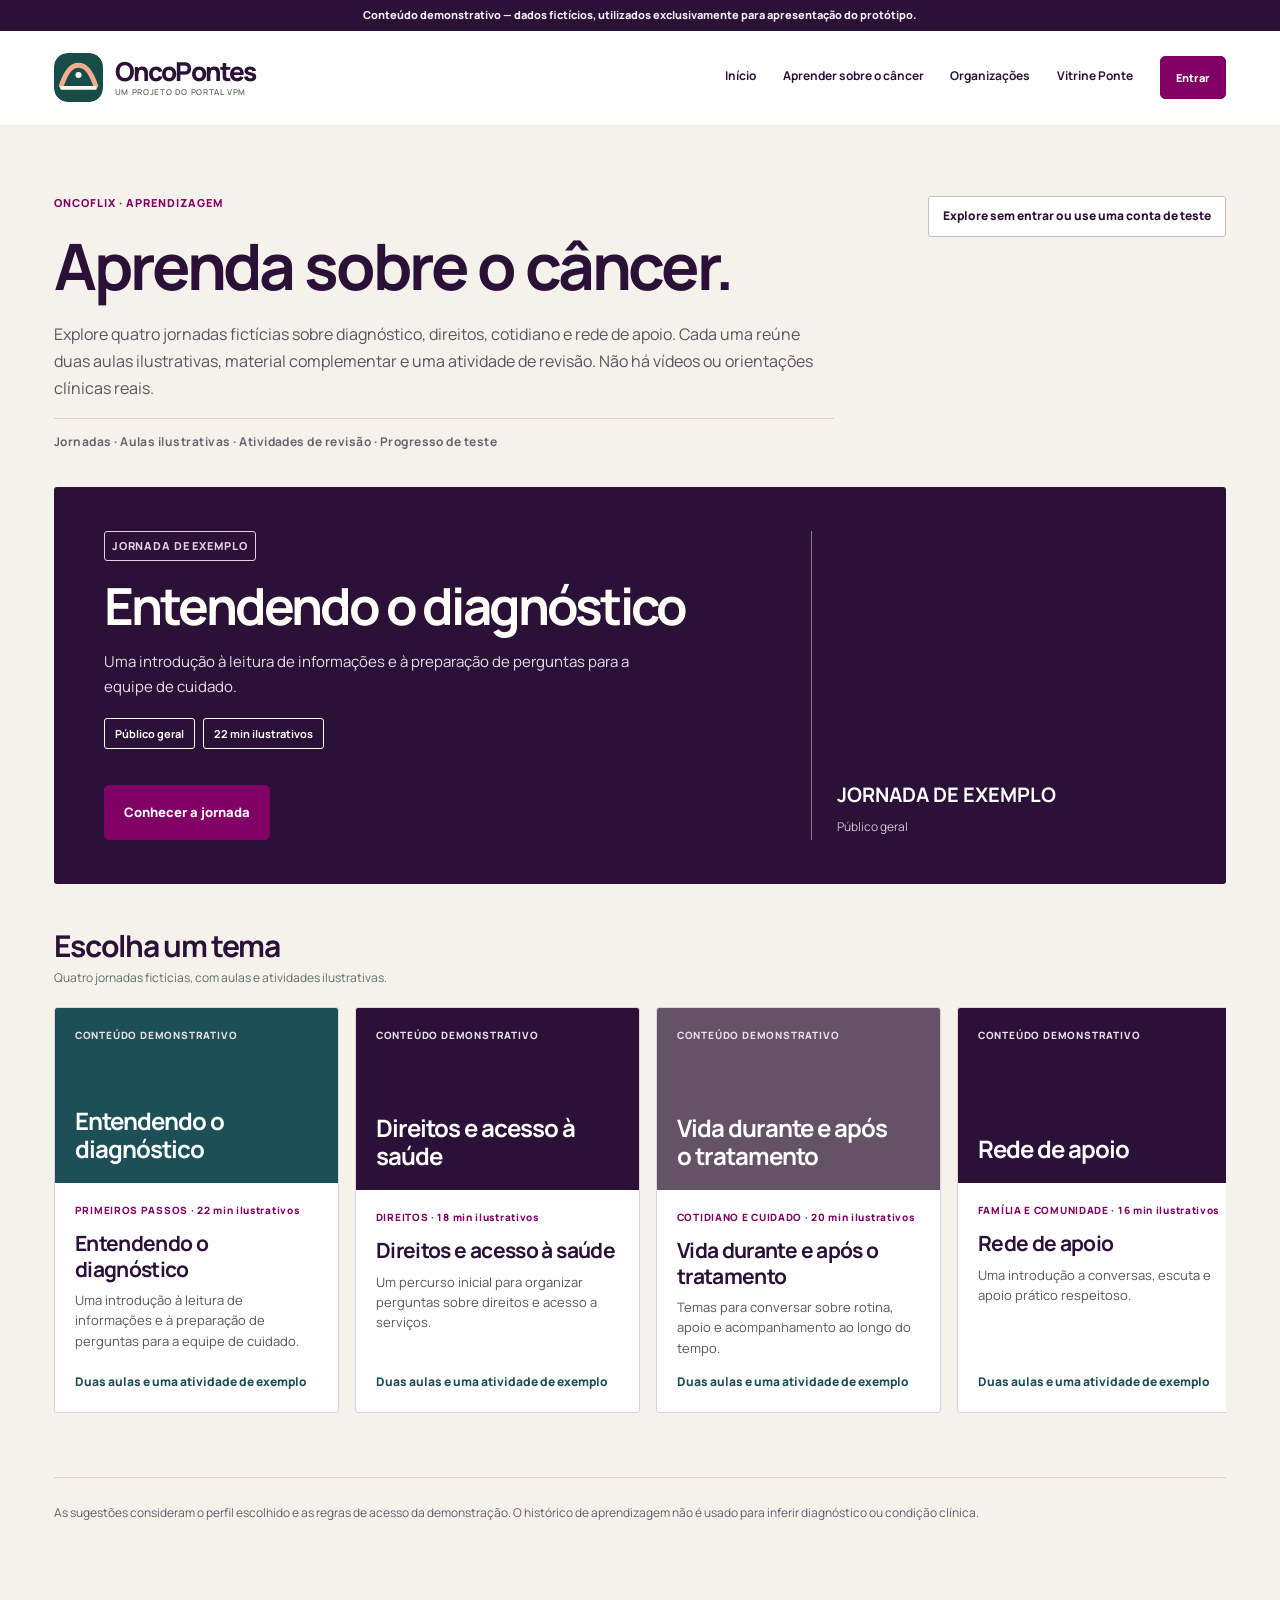
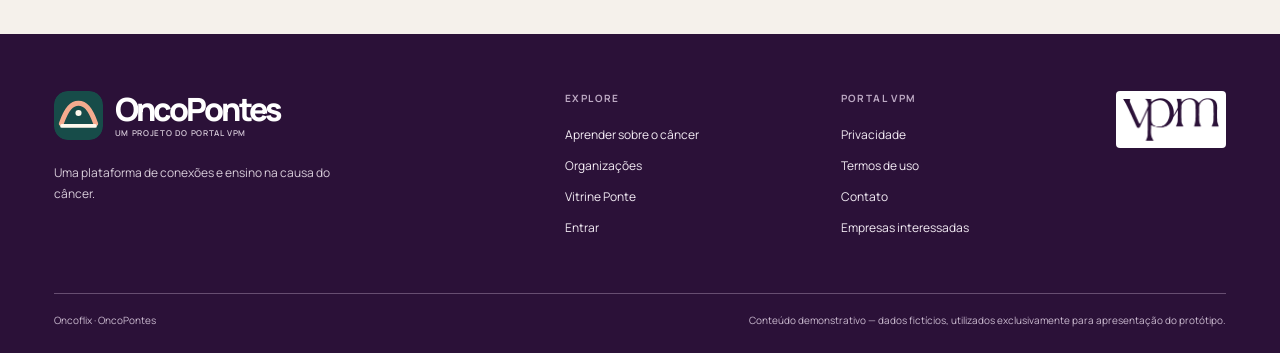
<file: oncoflix.html>
<!doctype html>
<html lang="pt-BR"><head><meta charset="utf-8"><meta name="viewport" content="width=device-width, initial-scale=1"><meta name="theme-color" content="#2B1138"><meta name="description" content="Oncoflix: demonstração de descoberta e acompanhamento de jornadas da OncoPontes."><title>Oncoflix | OncoPontes</title><link rel="icon" href="assets/ponte-mark.svg" type="image/svg+xml"><link rel="stylesheet" href="styles.css"><link rel="stylesheet" href="identity.css"><link rel="stylesheet" href="doc4.css"><link rel="stylesheet" href="oncoflix.css"><script defer src="oncoflix-data.js"></script><script defer src="oncoflix.js"></script><link rel="stylesheet" href="site-design.css"><link rel="stylesheet" href="site-editorial.css"><link rel="stylesheet" href="platform.css"><script defer src="site-nav.js"></script></head>
<body class="flix-page"><a class="skip" href="#conteudo">Pular para o conteúdo</a><div class="prototype-bar">Conteúdo demonstrativo — dados fictícios, utilizados exclusivamente para apresentação do protótipo.</div><header class="site-header"><div class="container header-inner"><a class="brand" href="index.html#inicio" aria-label="OncoPontes, início"><img src="assets/ponte-mark.svg" alt=""><span><strong>OncoPontes</strong><small>um projeto do Portal VPM</small></span></a><button class="menu-toggle" type="button" aria-controls="mainNav" aria-expanded="false">Menu <span aria-hidden="true">☰</span></button><nav class="main-nav" id="mainNav" aria-label="Navegação principal"><a href="index.html">Início</a><a href="oncoflix.html" aria-current="page">Aprender sobre o câncer</a><a href="organizacoes.html">Organizações</a><a href="vitrine.html">Vitrine Ponte</a><a id="accountLink" class="button button-sm" href="conta.html#entrar">Entrar / Criar conta <span aria-hidden="true">↗</span></a></nav></div></header><main id="conteudo"><div class="shell flix-shell"><div id="flixHome"><div class="flix-heading"><div><span class="eyebrow">ONCOFLIX · APRENDIZAGEM</span><h1>Aprenda sobre o câncer.</h1><p>Explore quatro jornadas fictícias sobre diagnóstico, direitos, cotidiano e rede de apoio. Cada uma reúne duas aulas ilustrativas, material complementar e uma atividade de revisão. Não há vídeos ou orientações clínicas reais.</p><div class="flix-format-note">Jornadas · Aulas ilustrativas · Atividades de revisão · Progresso de teste</div></div><div id="profileChip" class="profile-chip"></div></div><div id="featuredJourney"></div><div id="flixRows"></div><p class="flix-privacy">As sugestões consideram o perfil escolhido e as regras de acesso da demonstração. O histórico de aprendizagem não é usado para inferir diagnóstico ou condição clínica.</p></div><div id="flixDetail" hidden></div></div></main><footer class="site-footer"><div class="container footer-grid"><div><a class="brand footer-brand" href="index.html"><img src="assets/ponte-mark.svg" alt=""><span><strong>OncoPontes</strong><small>um projeto do Portal VPM</small></span></a><p>Uma plataforma de conexões e ensino na causa do câncer.</p></div><nav aria-label="Explorar"><strong>Explore</strong><a href="oncoflix.html">Aprender sobre o câncer</a><a href="organizacoes.html">Organizações</a><a href="vitrine.html">Vitrine Ponte</a><a href="conta.html#entrar">Entrar</a></nav><nav aria-label="Informações"><strong>Portal VPM</strong><a href="informacoes.html#privacidade">Privacidade</a><a href="informacoes.html#termos">Termos de uso</a><a href="informacoes.html#contato">Contato</a><a href="conta.html#cadastro">Empresas interessadas</a></nav><div class="vpm-sign"><img src="assets/logo-vpm-roxo.png" alt="Portal VPM"></div></div><div class="container footer-base">Oncoflix · OncoPontes <span>Conteúdo demonstrativo — dados fictícios, utilizados exclusivamente para apresentação do protótipo.</span></div></footer></body></html>
</file>
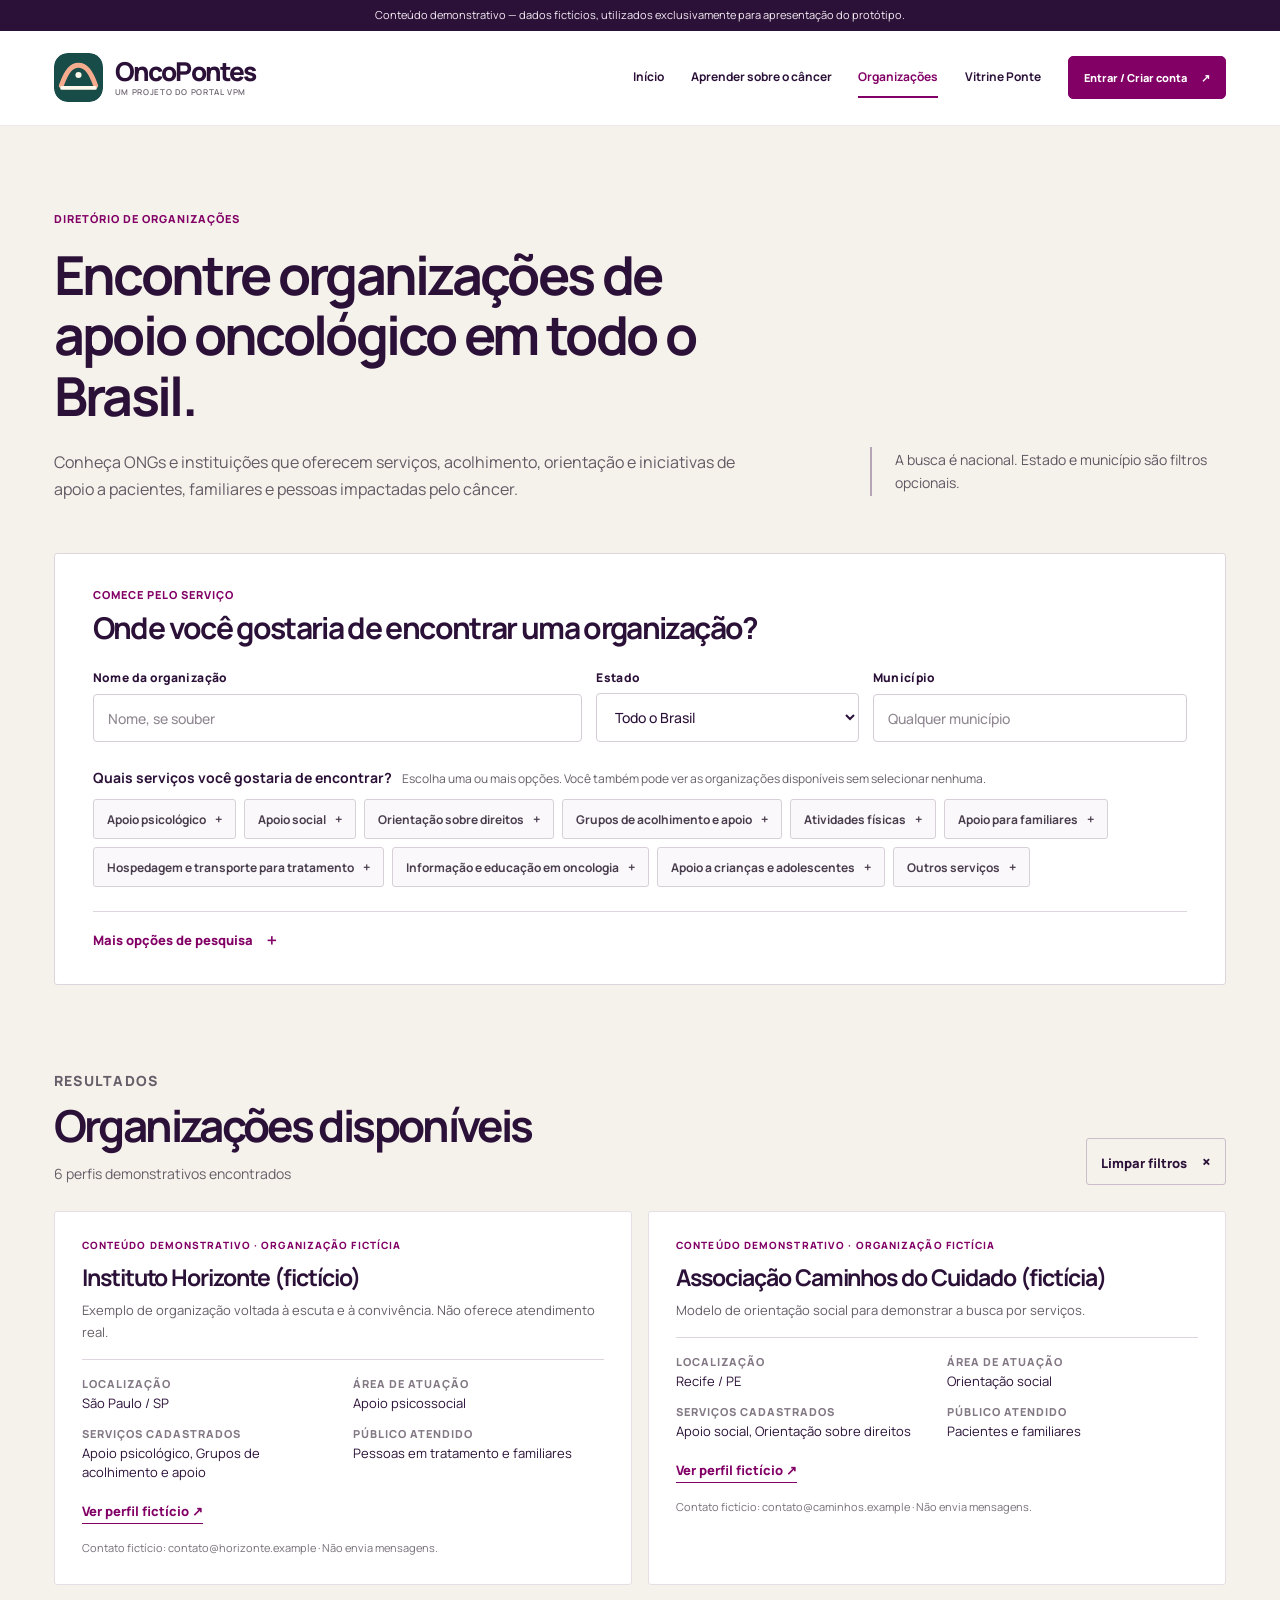
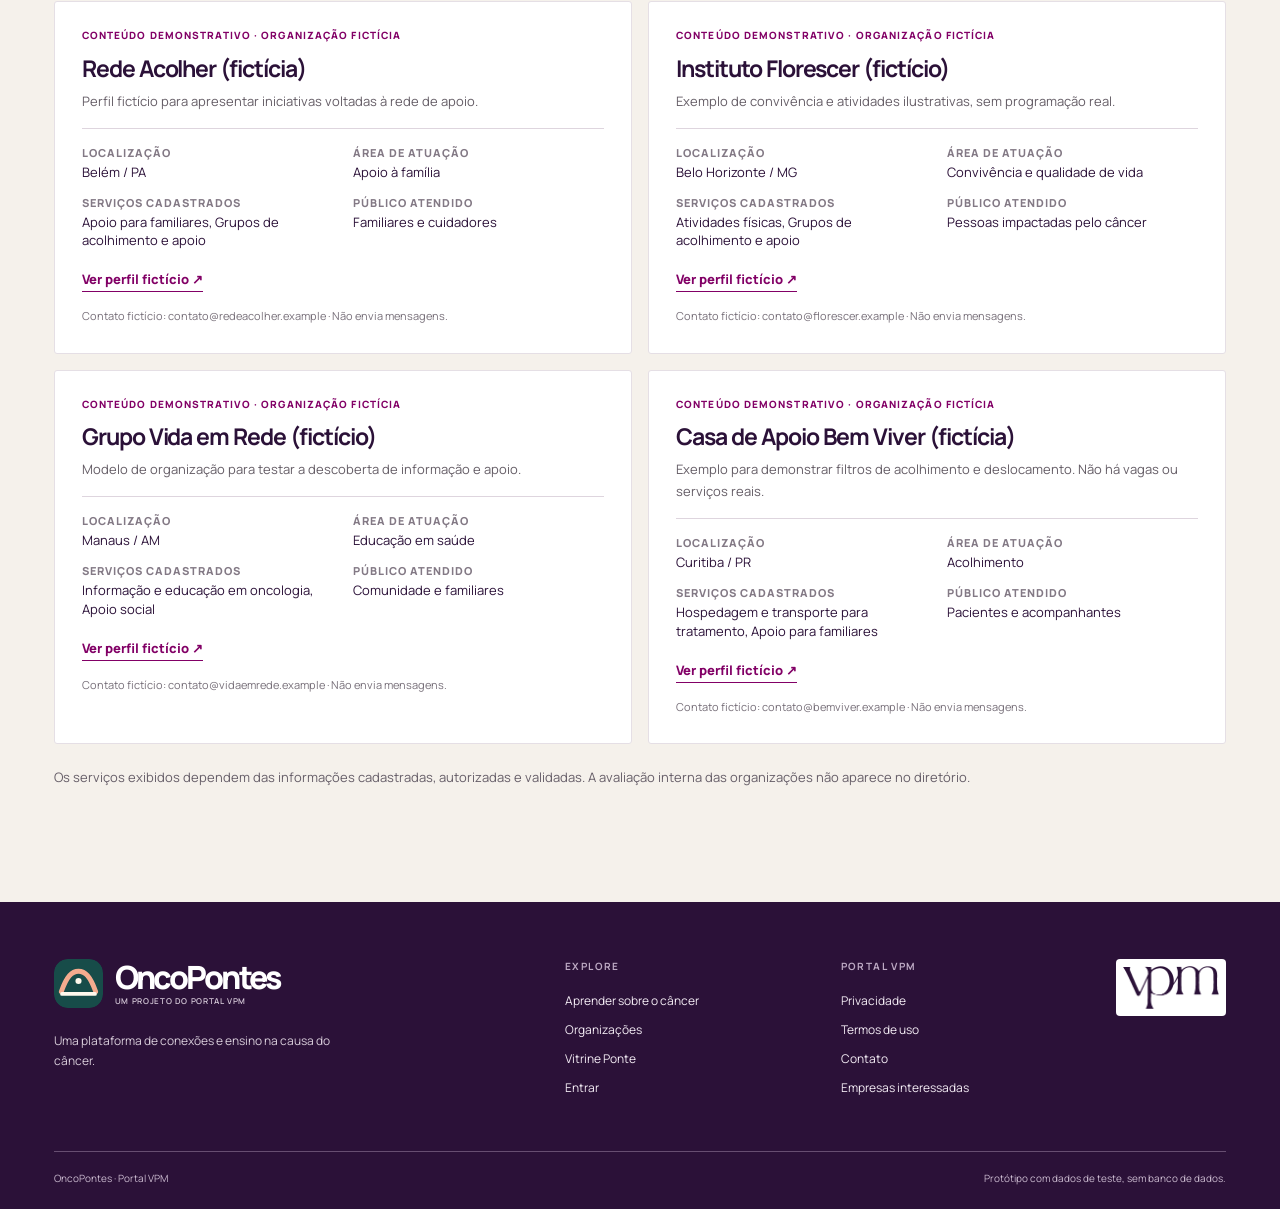
<file: organizacoes.html>
<!doctype html>
<html lang="pt-BR">
<head>
  <meta charset="utf-8"><meta name="viewport" content="width=device-width, initial-scale=1"><meta name="theme-color" content="#2B1138">
  <title>Organizações de apoio oncológico | OncoPontes</title>
  <link rel="icon" href="assets/ponte-mark.svg" type="image/svg+xml">
  <link rel="stylesheet" href="site-design.css">
  <link rel="stylesheet" href="site-editorial.css">
  <link rel="stylesheet" href="platform.css">
  <script defer src="public-data.js"></script><script defer src="org-data.js"></script><script defer src="public-org.js"></script><script defer src="directory.js"></script><script defer src="site-nav.js"></script>
</head>
<body>
  <a class="skip-link" href="#conteudo">Pular para o conteúdo</a>
  <div class="demo-strip">Conteúdo demonstrativo — dados fictícios, utilizados exclusivamente para apresentação do protótipo.</div>
  <header class="site-header"><div class="container header-inner">
    <a class="brand" href="index.html" aria-label="OncoPontes, início"><img src="assets/ponte-mark.svg" alt=""><span><strong>OncoPontes</strong><small>um projeto do Portal VPM</small></span></a>
    <button class="menu-toggle" type="button" aria-controls="mainNav" aria-expanded="false">Menu <span aria-hidden="true">☰</span></button>
    <nav class="main-nav" id="mainNav" aria-label="Navegação principal"><a href="index.html">Início</a><a href="oncoflix.html">Aprender sobre o câncer</a><a class="current" href="organizacoes.html" aria-current="page">Organizações</a><a href="vitrine.html">Vitrine Ponte</a><a class="button button-sm" href="conta.html#entrar">Entrar / Criar conta <span aria-hidden="true">↗</span></a></nav>
  </div></header>
  <main id="conteudo">
    <section class="directory-hero"><div class="container directory-hero-grid"><div><p class="eyebrow">DIRETÓRIO DE ORGANIZAÇÕES</p><h1>Encontre organizações de apoio oncológico em todo o Brasil.</h1><p>Conheça ONGs e instituições que oferecem serviços, acolhimento, orientação e iniciativas de apoio a pacientes, familiares e pessoas impactadas pelo câncer.</p></div><p class="directory-hero-note">A busca é nacional. Estado e município são filtros opcionais.</p></div></section>
    <section class="directory-search" aria-labelledby="searchTitle"><div class="container"><div class="search-panel"><div class="search-panel-head"><div><p class="eyebrow">COMECE PELO SERVIÇO</p><h2 id="searchTitle">Onde você gostaria de encontrar uma organização?</h2></div></div>
      <div class="search-row"><label for="orgName">Nome da organização<input id="orgName" type="search" placeholder="Nome, se souber"></label><label for="orgState">Estado<select id="orgState"><option value="">Todo o Brasil</option></select></label><label for="orgCity">Município<input id="orgCity" type="search" placeholder="Qualquer município"></label></div>
      <div class="filter-heading"><strong>Quais serviços você gostaria de encontrar?</strong><span>Escolha uma ou mais opções. Você também pode ver as organizações disponíveis sem selecionar nenhuma.</span></div><div id="serviceCategories" class="service-categories" role="group" aria-label="Serviços de apoio oncológico"></div>
      <details class="more-filters"><summary>Mais opções de pesquisa <span aria-hidden="true">＋</span></summary><div class="extra-fields"><label for="orgArea">Área de atuação<select id="orgArea"><option value="">Todas as áreas</option></select></label><label for="orgAudience">Público atendido<select id="orgAudience"><option value="">Todos os públicos</option></select></label><label for="orgReach">Abrangência<select id="orgReach"><option value="">Todas</option></select></label><label for="orgCancer">Tipo de câncer<select id="orgCancer"><option value="">Todos os tipos informados</option></select></label></div></details>
    </div></div></section>
    <section class="results-section"><div class="container"><div class="results-heading"><div><p class="eyebrow">RESULTADOS</p><h2>Organizações disponíveis</h2><p id="orgCount" role="status"></p></div><button id="clearOrgFilters" class="clear-button" type="button">Limpar filtros <span aria-hidden="true">×</span></button></div><div id="orgResults" class="organization-results" aria-live="polite"></div><p class="results-note">Os serviços exibidos dependem das informações cadastradas, autorizadas e validadas. A avaliação interna das organizações não aparece no diretório.</p></div></section>
  </main>
  <footer class="site-footer"><div class="container footer-grid"><div><a class="brand footer-brand" href="index.html"><img src="assets/ponte-mark.svg" alt=""><span><strong>OncoPontes</strong><small>um projeto do Portal VPM</small></span></a><p>Uma plataforma de conexões e ensino na causa do câncer.</p></div><nav aria-label="Explorar"><strong>Explore</strong><a href="oncoflix.html">Aprender sobre o câncer</a><a href="organizacoes.html">Organizações</a><a href="vitrine.html">Vitrine Ponte</a><a href="conta.html#entrar">Entrar</a></nav><nav aria-label="Informações"><strong>Portal VPM</strong><a href="informacoes.html#privacidade">Privacidade</a><a href="informacoes.html#termos">Termos de uso</a><a href="informacoes.html#contato">Contato</a><a href="conta.html#cadastro">Empresas interessadas</a></nav><div class="vpm-sign"><img src="assets/logo-vpm-roxo.png" alt="Portal VPM"></div></div><div class="container footer-base">OncoPontes · Portal VPM <span>Protótipo com dados de teste, sem banco de dados.</span></div></footer>
</body>
</html>
</file>
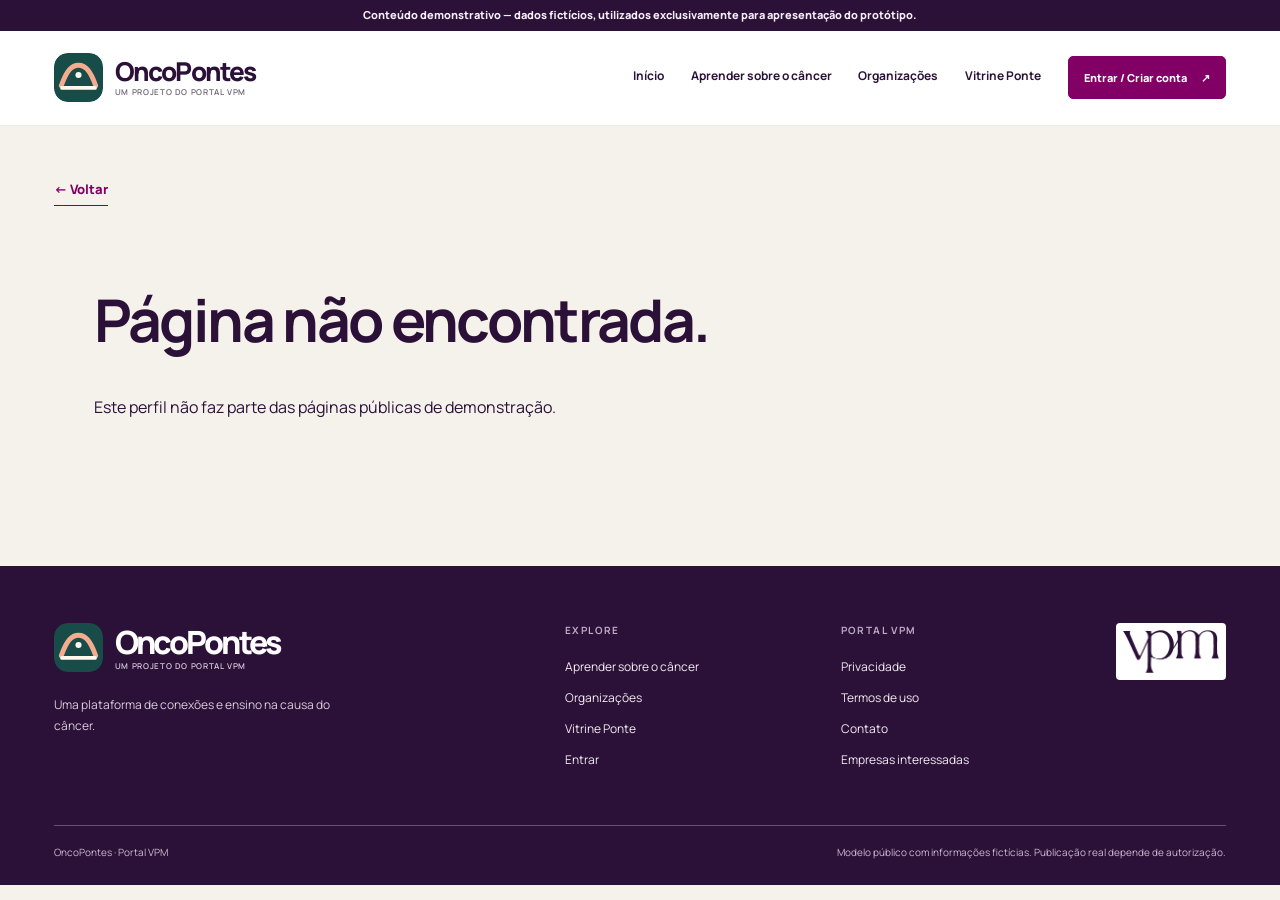
<file: perfil.html>
<!doctype html>
<html lang="pt-BR"><head><meta charset="utf-8"><meta name="viewport" content="width=device-width, initial-scale=1"><meta name="theme-color" content="#2B1138"><meta name="description" content="Página demonstrativa de perfil público da OncoPontes."><title>Página de exemplo | OncoPontes</title><link rel="icon" href="assets/ponte-mark.svg" type="image/svg+xml"><link rel="stylesheet" href="styles.css"><link rel="stylesheet" href="identity.css"><link rel="stylesheet" href="doc4.css"><script defer src="public-data.js?v=20261115"></script><script defer src="org-data.js"></script><script defer src="public-org.js"></script><script defer src="perfil.js"></script><link rel="stylesheet" href="site-design.css"><link rel="stylesheet" href="site-editorial.css"><link rel="stylesheet" href="platform.css"><script defer src="site-nav.js"></script></head>
<body class="profile-page"><a class="skip" href="#conteudo">Pular para o conteúdo</a><div class="prototype-bar">Conteúdo demonstrativo — dados fictícios, utilizados exclusivamente para apresentação do protótipo.</div><header class="site-header"><div class="container header-inner"><a class="brand" href="index.html#inicio" aria-label="OncoPontes, início"><img src="assets/ponte-mark.svg" alt=""><span><strong>OncoPontes</strong><small>um projeto do Portal VPM</small></span></a><button class="menu-toggle" type="button" aria-controls="mainNav" aria-expanded="false">Menu <span aria-hidden="true">☰</span></button><nav class="main-nav" id="mainNav" aria-label="Navegação principal"><a href="index.html">Início</a><a href="oncoflix.html">Aprender sobre o câncer</a><a href="organizacoes.html">Organizações</a><a href="vitrine.html">Vitrine Ponte</a><a class="button button-sm" href="conta.html#entrar">Entrar / Criar conta <span aria-hidden="true">↗</span></a></nav></div></header><main id="conteudo"><div class="shell profile-wrap"><a id="backLink" class="text-link" href="vitrine.html">← Voltar</a><div id="profileContent"></div></div></main><footer class="site-footer"><div class="container footer-grid"><div><a class="brand footer-brand" href="index.html"><img src="assets/ponte-mark.svg" alt=""><span><strong>OncoPontes</strong><small>um projeto do Portal VPM</small></span></a><p>Uma plataforma de conexões e ensino na causa do câncer.</p></div><nav aria-label="Explorar"><strong>Explore</strong><a href="oncoflix.html">Aprender sobre o câncer</a><a href="organizacoes.html">Organizações</a><a href="vitrine.html">Vitrine Ponte</a><a href="conta.html#entrar">Entrar</a></nav><nav aria-label="Informações"><strong>Portal VPM</strong><a href="informacoes.html#privacidade">Privacidade</a><a href="informacoes.html#termos">Termos de uso</a><a href="informacoes.html#contato">Contato</a><a href="conta.html#cadastro">Empresas interessadas</a></nav><div class="vpm-sign"><img src="assets/logo-vpm-roxo.png" alt="Portal VPM"></div></div><div class="container footer-base">OncoPontes · Portal VPM <span>Modelo público com informações fictícias. Publicação real depende de autorização.</span></div></footer><dialog id="productDialog" class="dialog account-dialog"><button class="dialog-close" id="closeProduct" type="button" aria-label="Fechar">×</button><div id="productContent"></div></dialog></body></html>
</file>
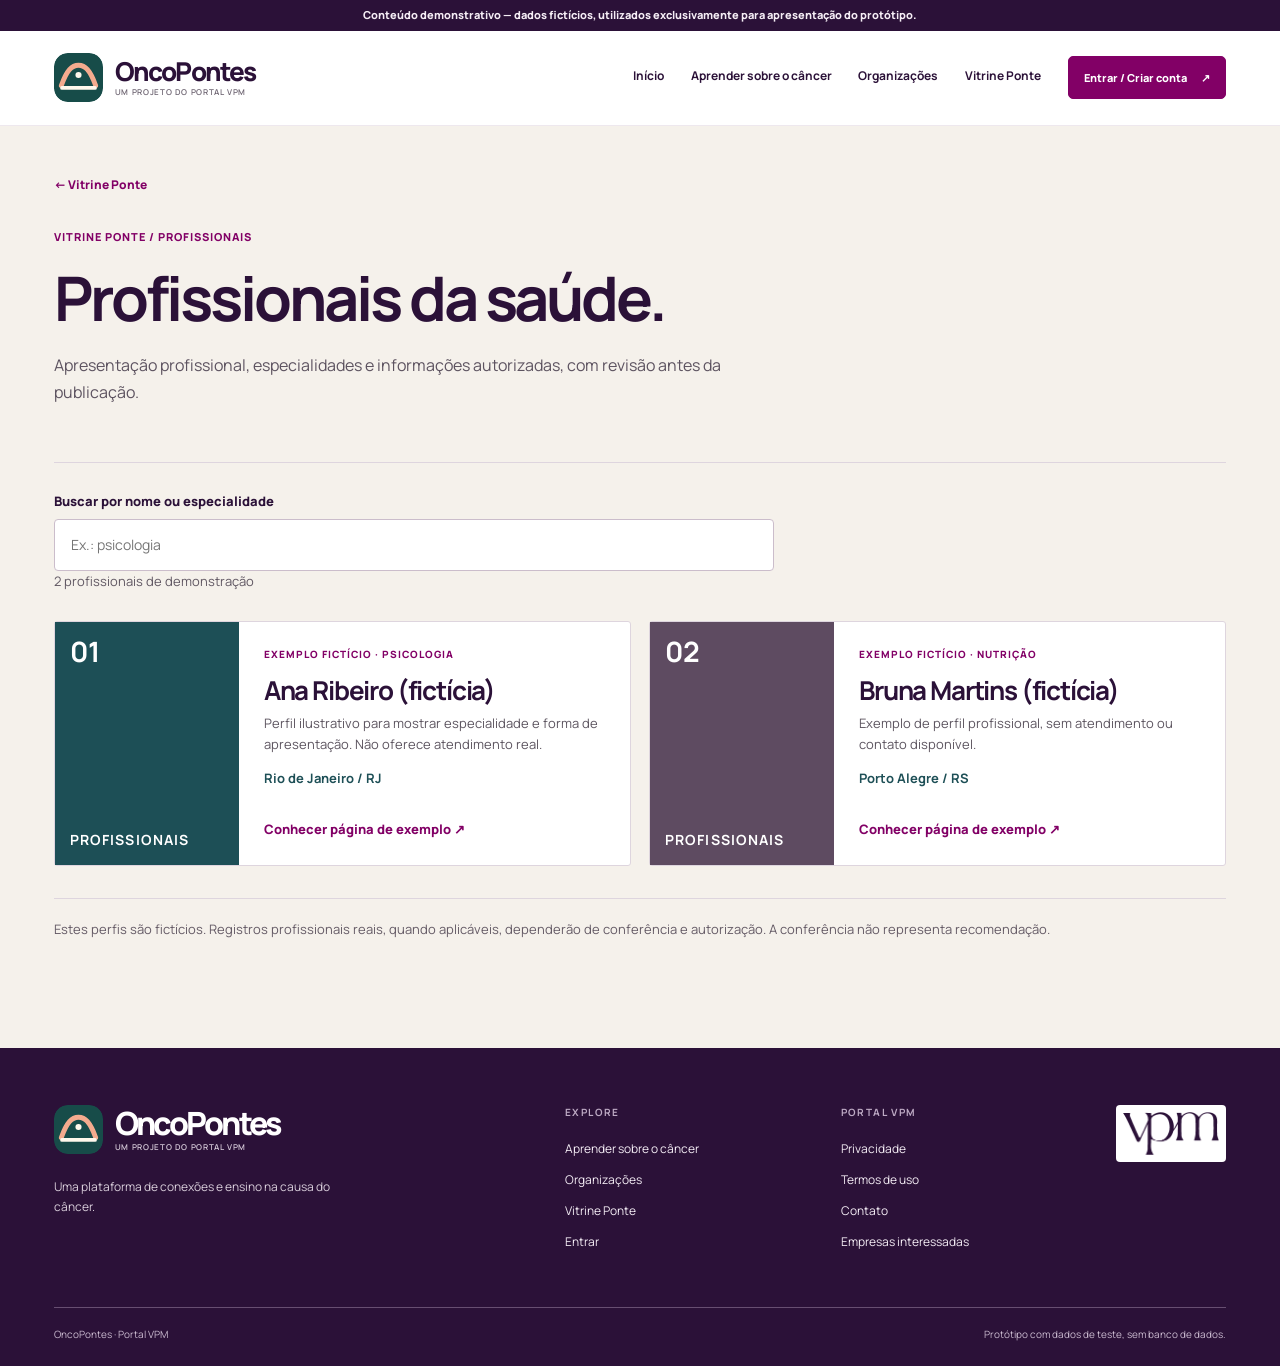
<file: profissionais.html>
<!doctype html>
<html lang="pt-BR"><head><meta charset="utf-8"><meta name="viewport" content="width=device-width, initial-scale=1"><meta name="theme-color" content="#2B1138"><meta name="description" content="Profissionais da saúde na Vitrine Ponte."><title>Profissionais da saúde | Vitrine Ponte</title><link rel="icon" href="assets/ponte-mark.svg" type="image/svg+xml"><link rel="stylesheet" href="styles.css"><link rel="stylesheet" href="identity.css"><link rel="stylesheet" href="vitrine.css"><script defer src="public-data.js?v=20261115"></script><script defer src="vitrine.js"></script><link rel="stylesheet" href="site-design.css"><link rel="stylesheet" href="site-editorial.css"><link rel="stylesheet" href="platform.css"><script defer src="site-nav.js"></script></head>
<body class="vitrine-page" data-category="profissionais"><a class="skip" href="#conteudo">Pular para o conteúdo</a><div class="prototype-bar">Conteúdo demonstrativo — dados fictícios, utilizados exclusivamente para apresentação do protótipo.</div><header class="site-header"><div class="container header-inner"><a class="brand" href="index.html#inicio" aria-label="OncoPontes, início"><img src="assets/ponte-mark.svg" alt=""><span><strong>OncoPontes</strong><small>um projeto do Portal VPM</small></span></a><button class="menu-toggle" type="button" aria-controls="mainNav" aria-expanded="false">Menu <span aria-hidden="true">☰</span></button><nav class="main-nav" id="mainNav" aria-label="Navegação principal"><a href="index.html">Início</a><a href="oncoflix.html">Aprender sobre o câncer</a><a href="organizacoes.html">Organizações</a><a href="vitrine.html">Vitrine Ponte</a><a class="button button-sm" href="conta.html#entrar">Entrar / Criar conta <span aria-hidden="true">↗</span></a></nav></div></header>
<main id="conteudo"><div class="shell category-wrap"><a class="vitrine-back" href="vitrine.html">← Vitrine Ponte</a><div class="category-heading"><div><span class="eyebrow">VITRINE PONTE / PROFISSIONAIS</span><h1>Profissionais da saúde.</h1><p>Apresentação profissional, especialidades e informações autorizadas, com revisão antes da publicação.</p></div><span class="category-symbol" aria-hidden="true">01</span></div><div class="category-search"><label for="vitrineSearch">Buscar por nome ou especialidade</label><input id="vitrineSearch" type="search" placeholder="Ex.: psicologia"><p id="vitrineCount" aria-live="polite"></p></div><div id="vitrineResults" class="vitrine-list" aria-live="polite"></div><p class="vitrine-disclaimer">Estes perfis são fictícios. Registros profissionais reais, quando aplicáveis, dependerão de conferência e autorização. A conferência não representa recomendação.</p></div></main>
<footer class="site-footer"><div class="container footer-grid"><div><a class="brand footer-brand" href="index.html"><img src="assets/ponte-mark.svg" alt=""><span><strong>OncoPontes</strong><small>um projeto do Portal VPM</small></span></a><p>Uma plataforma de conexões e ensino na causa do câncer.</p></div><nav aria-label="Explorar"><strong>Explore</strong><a href="oncoflix.html">Aprender sobre o câncer</a><a href="organizacoes.html">Organizações</a><a href="vitrine.html">Vitrine Ponte</a><a href="conta.html#entrar">Entrar</a></nav><nav aria-label="Informações"><strong>Portal VPM</strong><a href="informacoes.html#privacidade">Privacidade</a><a href="informacoes.html#termos">Termos de uso</a><a href="informacoes.html#contato">Contato</a><a href="conta.html#cadastro">Empresas interessadas</a></nav><div class="vpm-sign"><img src="assets/logo-vpm-roxo.png" alt="Portal VPM"></div></div><div class="container footer-base">OncoPontes · Portal VPM <span>Protótipo com dados de teste, sem banco de dados.</span></div></footer></body></html>
</file>
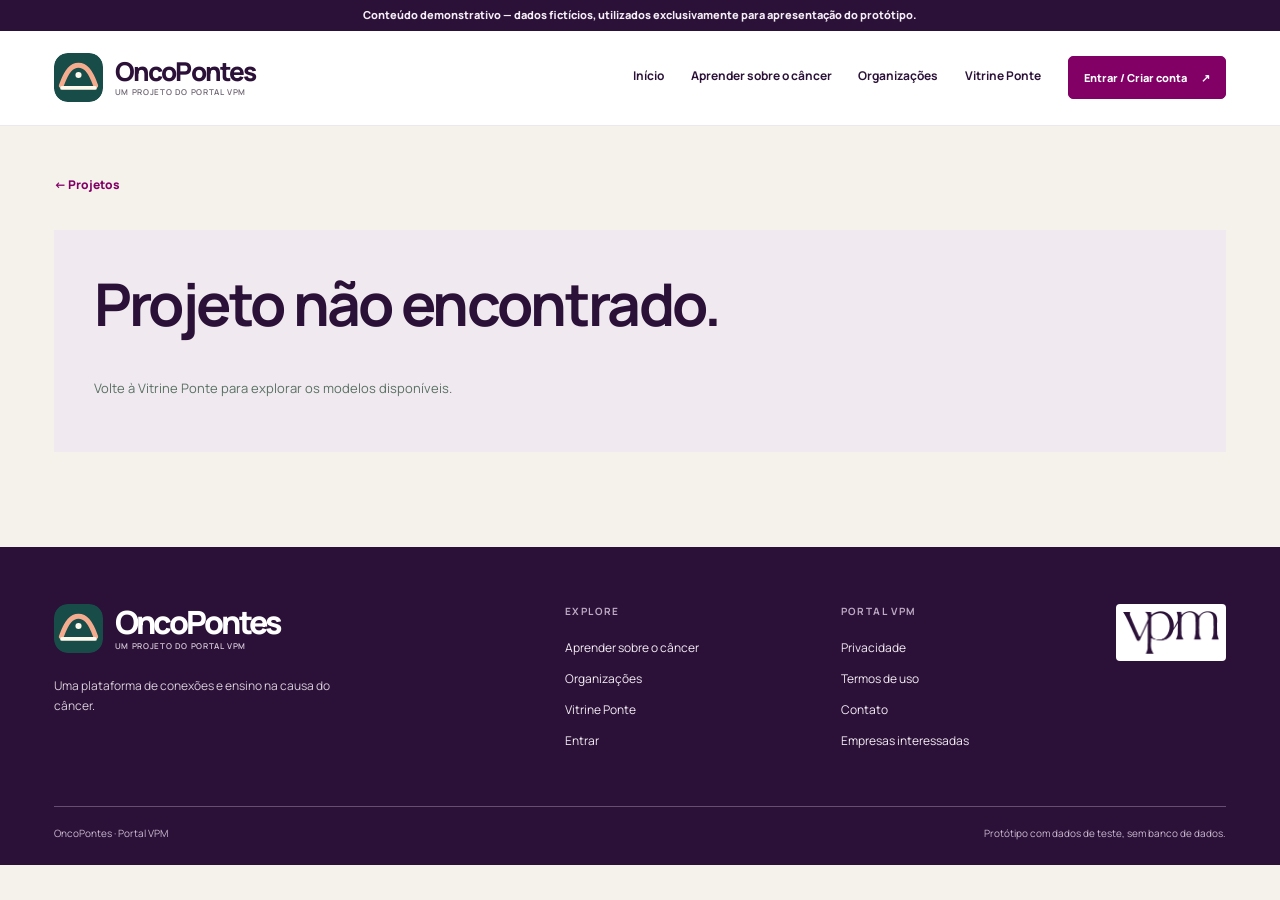
<file: projeto.html>
<!doctype html>
<html lang="pt-BR"><head><meta charset="utf-8"><meta name="viewport" content="width=device-width, initial-scale=1"><meta name="theme-color" content="#2B1138"><meta name="description" content="Modelo de apresentação de projeto da Vitrine Ponte."><title>Projeto de exemplo | Vitrine Ponte</title><link rel="icon" href="assets/ponte-mark.svg" type="image/svg+xml"><link rel="stylesheet" href="styles.css"><link rel="stylesheet" href="identity.css"><link rel="stylesheet" href="vitrine.css"><script defer src="public-data.js?v=20261115"></script><script defer src="vitrine.js"></script><link rel="stylesheet" href="site-design.css"><link rel="stylesheet" href="site-editorial.css"><link rel="stylesheet" href="platform.css"><script defer src="site-nav.js"></script></head>
<body class="vitrine-page" data-category="projeto"><a class="skip" href="#conteudo">Pular para o conteúdo</a><div class="prototype-bar">Conteúdo demonstrativo — dados fictícios, utilizados exclusivamente para apresentação do protótipo.</div><header class="site-header"><div class="container header-inner"><a class="brand" href="index.html#inicio" aria-label="OncoPontes, início"><img src="assets/ponte-mark.svg" alt=""><span><strong>OncoPontes</strong><small>um projeto do Portal VPM</small></span></a><button class="menu-toggle" type="button" aria-controls="mainNav" aria-expanded="false">Menu <span aria-hidden="true">☰</span></button><nav class="main-nav" id="mainNav" aria-label="Navegação principal"><a href="index.html">Início</a><a href="oncoflix.html">Aprender sobre o câncer</a><a href="organizacoes.html">Organizações</a><a href="vitrine.html">Vitrine Ponte</a><a class="button button-sm" href="conta.html#entrar">Entrar / Criar conta <span aria-hidden="true">↗</span></a></nav></div></header>
<main id="conteudo"><div class="shell category-wrap"><a class="vitrine-back" href="projetos.html">← Projetos</a><div id="projectDetail"></div></div></main><footer class="site-footer"><div class="container footer-grid"><div><a class="brand footer-brand" href="index.html"><img src="assets/ponte-mark.svg" alt=""><span><strong>OncoPontes</strong><small>um projeto do Portal VPM</small></span></a><p>Uma plataforma de conexões e ensino na causa do câncer.</p></div><nav aria-label="Explorar"><strong>Explore</strong><a href="oncoflix.html">Aprender sobre o câncer</a><a href="organizacoes.html">Organizações</a><a href="vitrine.html">Vitrine Ponte</a><a href="conta.html#entrar">Entrar</a></nav><nav aria-label="Informações"><strong>Portal VPM</strong><a href="informacoes.html#privacidade">Privacidade</a><a href="informacoes.html#termos">Termos de uso</a><a href="informacoes.html#contato">Contato</a><a href="conta.html#cadastro">Empresas interessadas</a></nav><div class="vpm-sign"><img src="assets/logo-vpm-roxo.png" alt="Portal VPM"></div></div><div class="container footer-base">OncoPontes · Portal VPM <span>Protótipo com dados de teste, sem banco de dados.</span></div></footer></body></html>
</file>
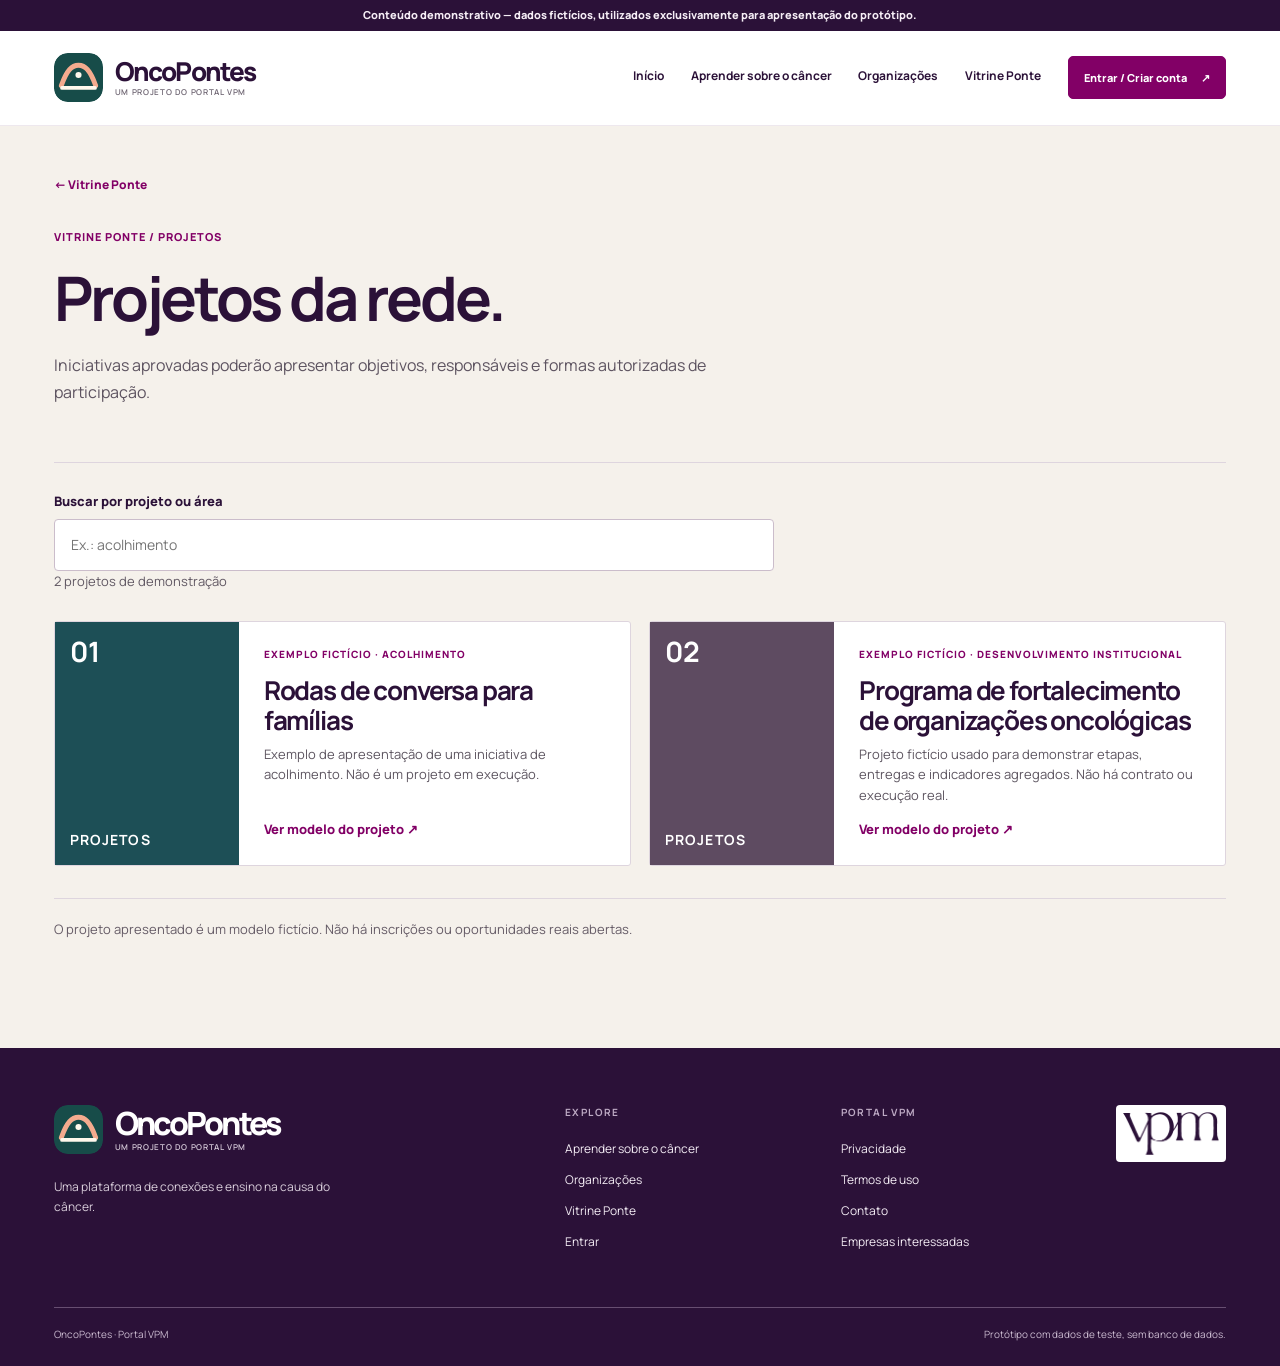
<file: projetos.html>
<!doctype html>
<html lang="pt-BR"><head><meta charset="utf-8"><meta name="viewport" content="width=device-width, initial-scale=1"><meta name="theme-color" content="#2B1138"><meta name="description" content="Projetos e iniciativas na Vitrine Ponte."><title>Projetos | Vitrine Ponte</title><link rel="icon" href="assets/ponte-mark.svg" type="image/svg+xml"><link rel="stylesheet" href="styles.css"><link rel="stylesheet" href="identity.css"><link rel="stylesheet" href="vitrine.css"><script defer src="public-data.js?v=20261115"></script><script defer src="vitrine.js"></script><link rel="stylesheet" href="site-design.css"><link rel="stylesheet" href="site-editorial.css"><link rel="stylesheet" href="platform.css"><script defer src="site-nav.js"></script></head>
<body class="vitrine-page" data-category="projetos"><a class="skip" href="#conteudo">Pular para o conteúdo</a><div class="prototype-bar">Conteúdo demonstrativo — dados fictícios, utilizados exclusivamente para apresentação do protótipo.</div><header class="site-header"><div class="container header-inner"><a class="brand" href="index.html#inicio" aria-label="OncoPontes, início"><img src="assets/ponte-mark.svg" alt=""><span><strong>OncoPontes</strong><small>um projeto do Portal VPM</small></span></a><button class="menu-toggle" type="button" aria-controls="mainNav" aria-expanded="false">Menu <span aria-hidden="true">☰</span></button><nav class="main-nav" id="mainNav" aria-label="Navegação principal"><a href="index.html">Início</a><a href="oncoflix.html">Aprender sobre o câncer</a><a href="organizacoes.html">Organizações</a><a href="vitrine.html">Vitrine Ponte</a><a class="button button-sm" href="conta.html#entrar">Entrar / Criar conta <span aria-hidden="true">↗</span></a></nav></div></header>
<main id="conteudo"><div class="shell category-wrap"><a class="vitrine-back" href="vitrine.html">← Vitrine Ponte</a><div class="category-heading"><div><span class="eyebrow">VITRINE PONTE / PROJETOS</span><h1>Projetos da rede.</h1><p>Iniciativas aprovadas poderão apresentar objetivos, responsáveis e formas autorizadas de participação.</p></div><span class="category-symbol" aria-hidden="true">03</span></div><div class="category-search"><label for="vitrineSearch">Buscar por projeto ou área</label><input id="vitrineSearch" type="search" placeholder="Ex.: acolhimento"><p id="vitrineCount" aria-live="polite"></p></div><div id="vitrineResults" class="vitrine-list" aria-live="polite"></div><p class="vitrine-disclaimer">O projeto apresentado é um modelo fictício. Não há inscrições ou oportunidades reais abertas.</p></div></main>
<footer class="site-footer"><div class="container footer-grid"><div><a class="brand footer-brand" href="index.html"><img src="assets/ponte-mark.svg" alt=""><span><strong>OncoPontes</strong><small>um projeto do Portal VPM</small></span></a><p>Uma plataforma de conexões e ensino na causa do câncer.</p></div><nav aria-label="Explorar"><strong>Explore</strong><a href="oncoflix.html">Aprender sobre o câncer</a><a href="organizacoes.html">Organizações</a><a href="vitrine.html">Vitrine Ponte</a><a href="conta.html#entrar">Entrar</a></nav><nav aria-label="Informações"><strong>Portal VPM</strong><a href="informacoes.html#privacidade">Privacidade</a><a href="informacoes.html#termos">Termos de uso</a><a href="informacoes.html#contato">Contato</a><a href="conta.html#cadastro">Empresas interessadas</a></nav><div class="vpm-sign"><img src="assets/logo-vpm-roxo.png" alt="Portal VPM"></div></div><div class="container footer-base">OncoPontes · Portal VPM <span>Protótipo com dados de teste, sem banco de dados.</span></div></footer></body></html>
</file>
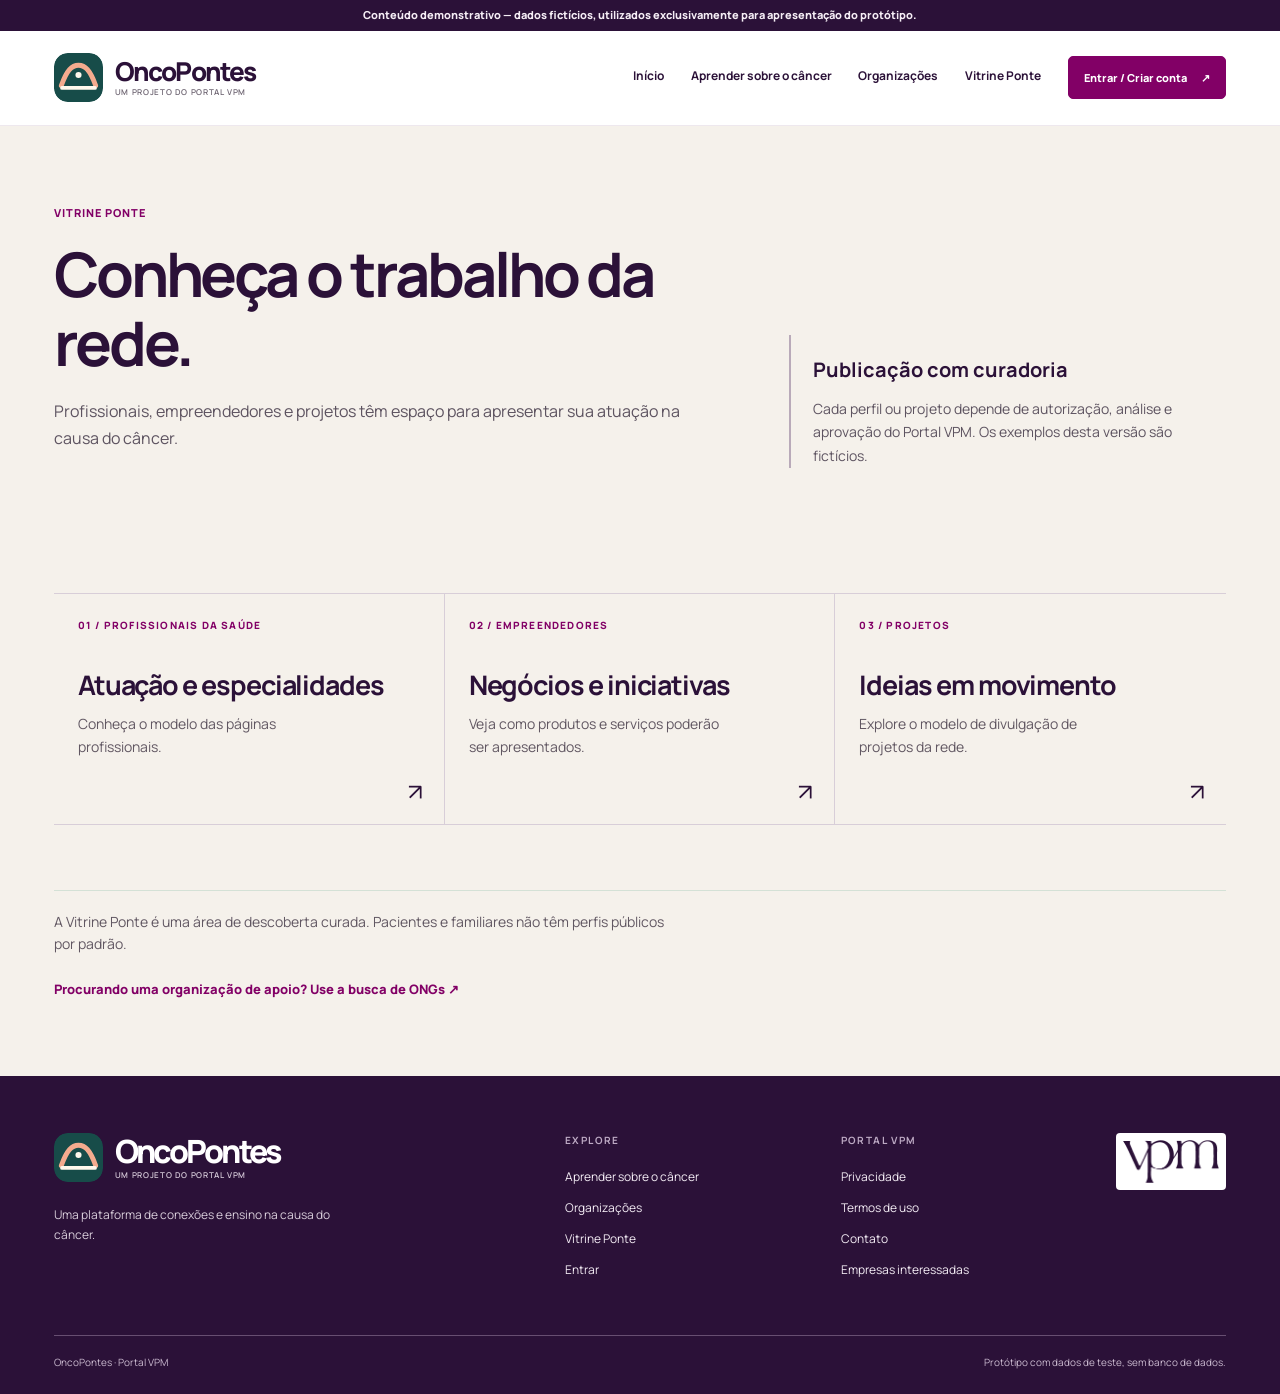
<file: vitrine.html>
<!doctype html>
<html lang="pt-BR"><head><meta charset="utf-8"><meta name="viewport" content="width=device-width, initial-scale=1"><meta name="theme-color" content="#2B1138"><meta name="description" content="Vitrine Ponte: profissionais, empreendedores e projetos relacionados à causa do câncer."><title>Vitrine Ponte | OncoPontes</title><link rel="icon" href="assets/ponte-mark.svg" type="image/svg+xml"><link rel="stylesheet" href="styles.css"><link rel="stylesheet" href="identity.css"><link rel="stylesheet" href="vitrine.css"><link rel="stylesheet" href="site-design.css"><link rel="stylesheet" href="site-editorial.css"><link rel="stylesheet" href="platform.css"><script defer src="site-nav.js"></script></head>
<body class="vitrine-page"><a class="skip" href="#conteudo">Pular para o conteúdo</a><div class="prototype-bar">Conteúdo demonstrativo — dados fictícios, utilizados exclusivamente para apresentação do protótipo.</div><header class="site-header"><div class="container header-inner"><a class="brand" href="index.html#inicio" aria-label="OncoPontes, início"><img src="assets/ponte-mark.svg" alt=""><span><strong>OncoPontes</strong><small>um projeto do Portal VPM</small></span></a><button class="menu-toggle" type="button" aria-controls="mainNav" aria-expanded="false">Menu <span aria-hidden="true">☰</span></button><nav class="main-nav" id="mainNav" aria-label="Navegação principal"><a href="index.html">Início</a><a href="oncoflix.html">Aprender sobre o câncer</a><a href="organizacoes.html">Organizações</a><a href="vitrine.html" aria-current="page">Vitrine Ponte</a><a class="button button-sm" href="conta.html#entrar">Entrar / Criar conta <span aria-hidden="true">↗</span></a></nav></div></header>
<main id="conteudo"><section class="vitrine-opening"><div class="shell vitrine-opening-grid"><div><span class="eyebrow">VITRINE PONTE</span><h1>Conheça o trabalho da rede.</h1><p>Profissionais, empreendedores e projetos têm espaço para apresentar sua atuação na causa do câncer.</p></div><div class="vitrine-opening-note"><strong>Publicação com curadoria</strong><p>Cada perfil ou projeto depende de autorização, análise e aprovação do Portal VPM. Os exemplos desta versão são fictícios.</p></div></div></section>
<section class="vitrine-routes shell" aria-label="Categorias da Vitrine Ponte"><a href="profissionais.html"><span>01 / PROFISSIONAIS DA SAÚDE</span><strong>Atuação e especialidades</strong><small>Conheça o modelo das páginas profissionais.</small><b aria-hidden="true">↗</b></a><a href="empreendedores.html"><span>02 / EMPREENDEDORES</span><strong>Negócios e iniciativas</strong><small>Veja como produtos e serviços poderão ser apresentados.</small><b aria-hidden="true">↗</b></a><a href="projetos.html"><span>03 / PROJETOS</span><strong>Ideias em movimento</strong><small>Explore o modelo de divulgação de projetos da rede.</small><b aria-hidden="true">↗</b></a></section>
<section class="vitrine-bottom shell"><p>A Vitrine Ponte é uma área de descoberta curada. Pacientes e familiares não têm perfis públicos por padrão.</p><a href="organizacoes.html">Procurando uma organização de apoio? Use a busca de ONGs ↗</a></section></main>
<footer class="site-footer"><div class="container footer-grid"><div><a class="brand footer-brand" href="index.html"><img src="assets/ponte-mark.svg" alt=""><span><strong>OncoPontes</strong><small>um projeto do Portal VPM</small></span></a><p>Uma plataforma de conexões e ensino na causa do câncer.</p></div><nav aria-label="Explorar"><strong>Explore</strong><a href="oncoflix.html">Aprender sobre o câncer</a><a href="organizacoes.html">Organizações</a><a href="vitrine.html">Vitrine Ponte</a><a href="conta.html#entrar">Entrar</a></nav><nav aria-label="Informações"><strong>Portal VPM</strong><a href="informacoes.html#privacidade">Privacidade</a><a href="informacoes.html#termos">Termos de uso</a><a href="informacoes.html#contato">Contato</a><a href="conta.html#cadastro">Empresas interessadas</a></nav><div class="vpm-sign"><img src="assets/logo-vpm-roxo.png" alt="Portal VPM"></div></div><div class="container footer-base">OncoPontes · Portal VPM <span>Protótipo com dados de teste, sem banco de dados.</span></div></footer></body></html>
</file>
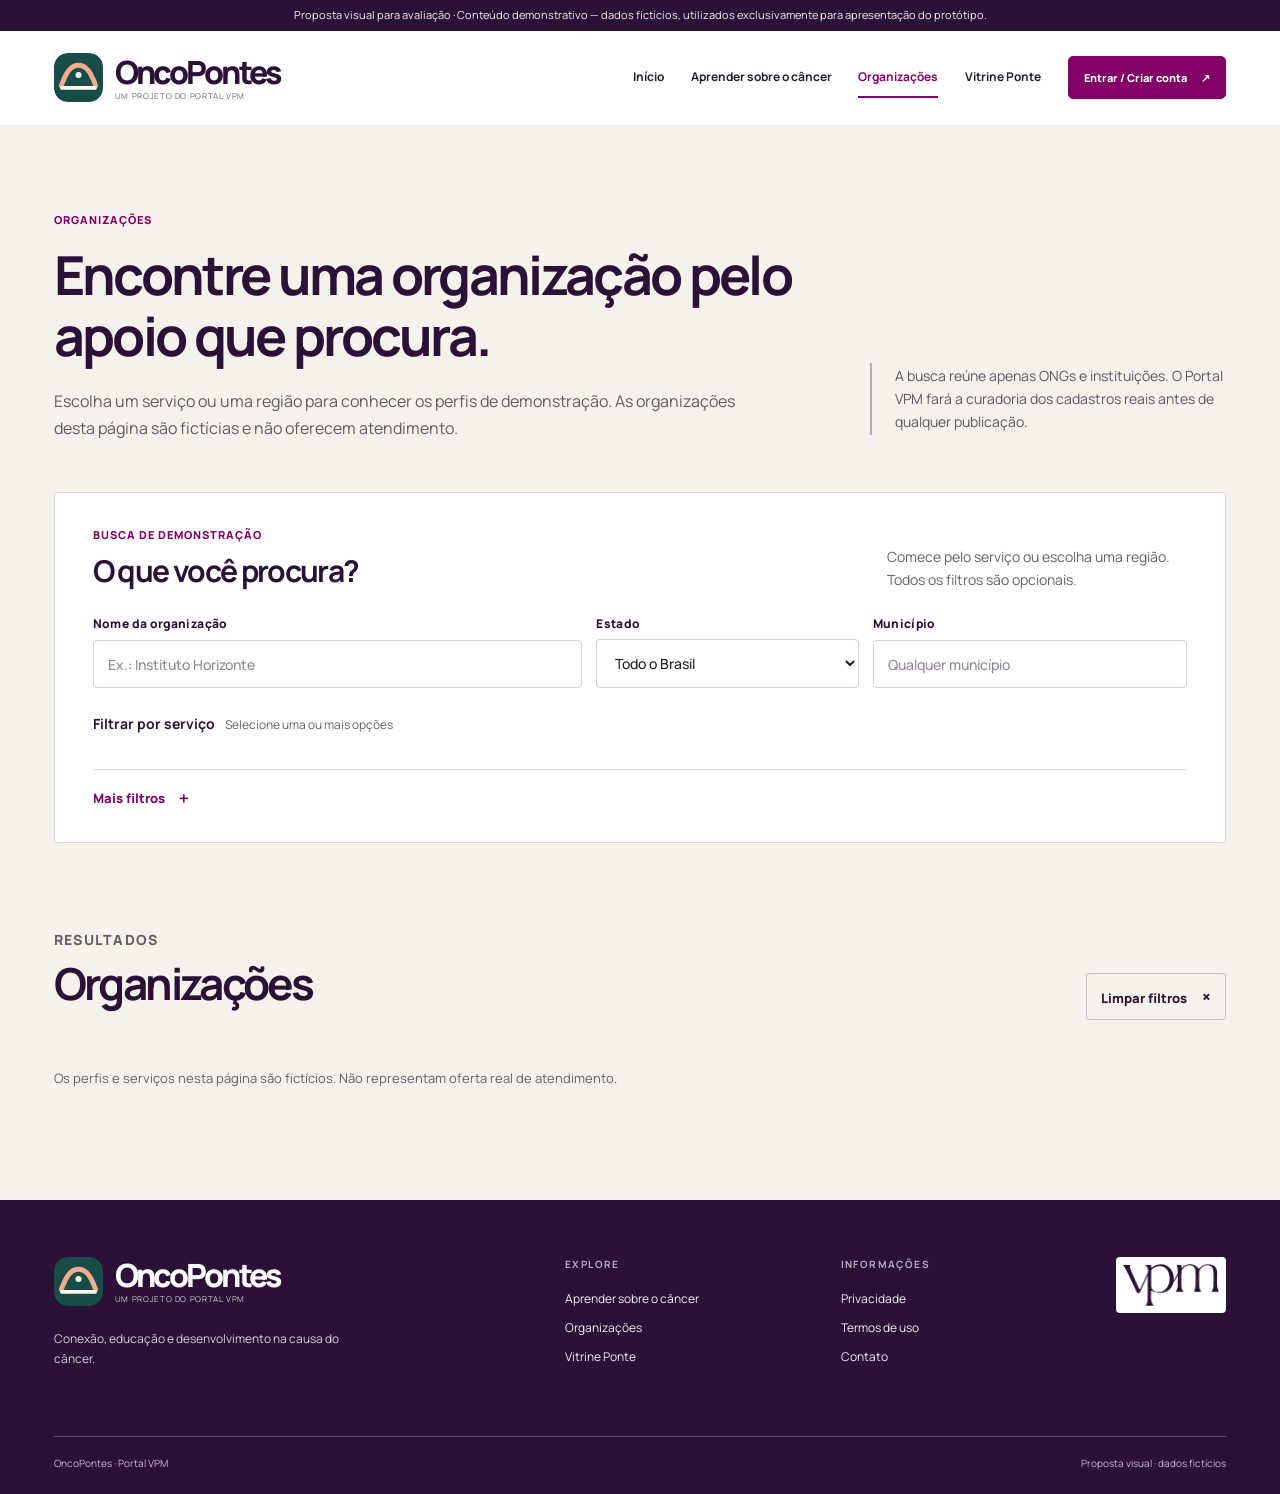
<file: proposta-visual/organizacoes.html>
<!doctype html>
<html lang="pt-BR">
<head>
  <meta charset="utf-8"><meta name="viewport" content="width=device-width, initial-scale=1">
  <title>Proposta visual · Organizações | OncoPontes</title>
  <link rel="icon" href="../assets/ponte-mark.svg" type="image/svg+xml">
  <link rel="stylesheet" href="design.css">
  <link rel="stylesheet" href="human.css">
  <script defer src="../public-data.js"></script><script defer src="../directory.js"></script><script defer src="proposal.js"></script>
</head>
<body>
  <a class="skip-link" href="#conteudo">Pular para o conteúdo</a>
  <div class="demo-strip">Proposta visual para avaliação · Conteúdo demonstrativo — dados fictícios, utilizados exclusivamente para apresentação do protótipo.</div>
  <header class="site-header"><div class="container header-inner">
    <a class="brand" href="index.html" aria-label="OncoPontes, início"><img src="../assets/ponte-mark.svg" alt=""><span><strong>OncoPontes</strong><small>um projeto do Portal VPM</small></span></a>
    <button class="menu-toggle" type="button" aria-controls="mainNav" aria-expanded="false">Menu <span aria-hidden="true">☰</span></button>
    <nav class="main-nav" id="mainNav" aria-label="Navegação principal"><a href="index.html">Início</a><a href="../oncoflix.html">Aprender sobre o câncer</a><a class="current" href="organizacoes.html" aria-current="page">Organizações</a><a href="../vitrine.html">Vitrine Ponte</a><a class="button button-sm" href="../conta.html#entrar">Entrar / Criar conta <span aria-hidden="true">↗</span></a></nav>
  </div></header>
  <main id="conteudo">
    <section class="directory-hero"><div class="container directory-hero-grid"><div><p class="eyebrow">ORGANIZAÇÕES</p><h1>Encontre uma organização pelo apoio que procura.</h1><p>Escolha um serviço ou uma região para conhecer os perfis de demonstração. As organizações desta página são fictícias e não oferecem atendimento.</p></div><p class="directory-hero-note">A busca reúne apenas ONGs e instituições. O Portal VPM fará a curadoria dos cadastros reais antes de qualquer publicação.</p></div></section>
    <section class="directory-search" aria-labelledby="searchTitle"><div class="container"><div class="search-panel"><div class="search-panel-head"><div><p class="eyebrow">BUSCA DE DEMONSTRAÇÃO</p><h2 id="searchTitle">O que você procura?</h2></div><p>Comece pelo serviço ou escolha uma região. Todos os filtros são opcionais.</p></div>
      <div class="search-row"><label for="orgName">Nome da organização<input id="orgName" type="search" placeholder="Ex.: Instituto Horizonte"></label><label for="orgState">Estado<select id="orgState"><option value="">Todo o Brasil</option></select></label><label for="orgCity">Município<input id="orgCity" type="search" placeholder="Qualquer município"></label></div>
      <div class="filter-heading"><strong>Filtrar por serviço</strong><span>Selecione uma ou mais opções</span></div><div id="serviceCategories" class="service-categories" role="group" aria-label="Serviços de apoio oncológico"></div>
      <details class="more-filters"><summary>Mais filtros <span aria-hidden="true">＋</span></summary><div class="extra-fields"><label for="orgArea">Área de atuação<select id="orgArea"><option value="">Todas as áreas</option></select></label><label for="orgAudience">Público atendido<select id="orgAudience"><option value="">Todos os públicos</option></select></label><label for="orgReach">Abrangência<select id="orgReach"><option value="">Todas</option></select></label></div></details>
    </div></div></section>
    <section class="results-section"><div class="container"><div class="results-heading"><div><p class="eyebrow">RESULTADOS</p><h2>Organizações</h2><p id="orgCount" role="status"></p></div><button id="clearOrgFilters" class="clear-button" type="button">Limpar filtros <span aria-hidden="true">×</span></button></div><div id="orgResults" class="organization-results" aria-live="polite"></div><p class="results-note">Os perfis e serviços nesta página são fictícios. Não representam oferta real de atendimento.</p></div></section>
  </main>
  <footer class="site-footer"><div class="container footer-grid"><div><a class="brand footer-brand" href="index.html"><img src="../assets/ponte-mark.svg" alt=""><span><strong>OncoPontes</strong><small>um projeto do Portal VPM</small></span></a><p>Conexão, educação e desenvolvimento na causa do câncer.</p></div><nav aria-label="Explorar"><strong>Explore</strong><a href="../oncoflix.html">Aprender sobre o câncer</a><a href="organizacoes.html">Organizações</a><a href="../vitrine.html">Vitrine Ponte</a></nav><nav aria-label="Informações"><strong>Informações</strong><a href="../informacoes.html#privacidade">Privacidade</a><a href="../informacoes.html#termos">Termos de uso</a><a href="../informacoes.html#contato">Contato</a></nav><div class="vpm-sign"><img src="../assets/logo-vpm-roxo.png" alt="Portal VPM"></div></div><div class="container footer-base">OncoPontes · Portal VPM <span>Proposta visual · dados fictícios</span></div></footer>
</body>
</html>
</file>
<file: site-design.css>
@import url('https://fonts.googleapis.com/css2?family=Manrope:wght@400;500;600;700;800&display=swap');
:root{--purple:#2B1138;--petrol:#1D4F56;--paper:#F5F1EB;--white:#FFFFFF;--accent:#820066;--ink:#241d28;--muted:#665e68;--line:#e2dce2;--space:clamp(24px,4.2vw,72px);font-family:Manrope,Arial,sans-serif;color:var(--ink);background:var(--paper)}
*{box-sizing:border-box}html{scroll-behavior:smooth}body{margin:0}a{color:inherit;text-decoration:none}button,input,select{font:inherit}button{cursor:pointer}img{max-width:100%;display:block}.container{width:min(100% - 2*var(--space),1440px);margin-inline:auto}.skip-link{position:absolute;left:12px;top:-60px;background:var(--purple);color:white;padding:12px;z-index:100}.skip-link:focus{top:12px}:focus-visible{outline:3px solid var(--accent);outline-offset:4px}.demo-strip{padding:8px var(--space);background:var(--purple);color:#f7ebf7;text-align:center;font-size:10px;line-height:1.35;letter-spacing:.045em}.site-header{background:rgba(255,255,255,.98);border-bottom:1px solid #eee9ef}.header-inner{min-height:94px;display:flex;align-items:center;justify-content:space-between;gap:30px}.brand{display:flex;align-items:center;gap:12px;min-width:192px;color:var(--purple)}.brand img{width:49px;height:49px;border-radius:14px}.brand span{display:grid;line-height:1}.brand strong{font-size:32px;letter-spacing:-.09em;font-weight:800}.brand small{font-size:8px;text-transform:uppercase;letter-spacing:.08em;color:#6e6572;margin-top:4px;white-space:nowrap}.main-nav{display:flex;align-items:center;gap:clamp(15px,2.1vw,36px)}.main-nav>a:not(.button){font-size:12px;font-weight:700;padding:11px 0;border-bottom:2px solid transparent;white-space:nowrap}.main-nav>a:not(.button):hover,.main-nav>a.current{color:var(--accent);border-bottom-color:var(--accent)}.button{display:inline-flex;align-items:center;justify-content:space-between;gap:25px;background:var(--accent);color:var(--white);border:1px solid var(--accent);border-radius:5px;padding:16px 19px;font-size:13px;font-weight:800;min-height:49px;transition:background .2s,transform .2s}.button:hover{background:#6d0057;transform:translateY(-2px)}.button-sm{min-height:43px;padding:11px 15px;font-size:11px;gap:14px;white-space:nowrap}.menu-toggle{display:none;background:none;border:1px solid var(--line);border-radius:5px;padding:10px 13px;color:var(--purple);font-size:13px;font-weight:800}
.eyebrow{display:flex;align-items:center;gap:12px;color:var(--accent);font-size:10px;font-weight:800;letter-spacing:.17em;margin:0 0 23px}.eyebrow-line{width:25px;height:1px;background:currentColor}.hero{background:var(--paper)}.hero-grid{display:grid;grid-template-columns:1fr .94fr;gap:clamp(45px,6vw,100px);align-items:stretch;min-height:615px}.hero-copy{display:flex;flex-direction:column;align-items:flex-start;justify-content:center;padding:72px 0}.hero h1{font-size:clamp(58px,5.8vw,94px);font-weight:700;letter-spacing:-.075em;line-height:1.03;color:var(--purple);margin:0 0 26px;max-width:730px}.hero h1 em{font-style:normal;color:var(--accent)}.hero-lead{font-size:clamp(18px,1.55vw,24px);line-height:1.42;font-weight:700;color:var(--purple);max-width:590px;margin:0 0 19px}.hero-body{font-size:14px;line-height:1.75;color:#5f5663;max-width:505px;margin:0}.hero-actions{display:flex;align-items:center;flex-wrap:wrap;gap:28px;margin-top:34px}.text-action{display:inline-flex;gap:14px;align-items:center;padding:8px 0;border-bottom:1px solid currentColor;color:var(--purple);font-size:12px;font-weight:800}.text-action:hover{color:var(--accent)}.hero-image{margin:25px 0 25px;position:relative;min-height:555px;overflow:hidden;border-radius:7px;background:#e5ddd5}.hero-image img{width:100%;height:100%;object-fit:cover;object-position:48% center;position:absolute;inset:0}.hero-image figcaption{position:absolute;bottom:15px;right:15px;background:#2b1138d9;color:white;padding:8px 10px;border-radius:3px;font-size:9px}.hero-bottom{display:flex;justify-content:space-between;gap:20px;border-top:1px solid #ded6dc;padding:20px 0 25px;color:#736774;font-size:9px;font-weight:800;letter-spacing:.12em}.hero-bottom span:last-child{color:var(--accent)}
.entry-section{padding:90px 0 106px;background:white}.section-heading{display:flex;justify-content:space-between;align-items:end;gap:50px;margin-bottom:34px}.section-heading .eyebrow{margin-bottom:13px}.section-heading h2,.spotlight h2,.results-heading h2{font-size:clamp(35px,3.7vw,57px);line-height:1.08;letter-spacing:-.06em;color:var(--purple);margin:0;font-weight:700}.section-heading>p{max-width:350px;margin:0 0 4px;font-size:13px;line-height:1.65;color:var(--muted)}.entry-grid{display:grid;grid-template-columns:repeat(3,minmax(0,1fr));gap:17px}.entry-card{min-height:318px;background:#faf8f6;border:1px solid #e9e3e8;border-radius:6px;padding:27px;display:flex;flex-direction:column;position:relative;transition:box-shadow .2s,transform .2s,border-color .2s}.entry-card:hover{transform:translateY(-4px);box-shadow:0 18px 36px #2b113812;border-color:#d3c2d1}.entry-card:nth-child(2){background:#eef3f1;border-color:#dce7e4}.entry-card:nth-child(3){background:#f4eff5;border-color:#e5dce9}.entry-top{display:flex;align-items:start;justify-content:space-between;font-size:11px;font-weight:800;color:#847986}.card-icon{width:49px;height:49px;display:grid;place-items:center;border-radius:50%;background:white;color:var(--accent)}.entry-card:nth-child(2) .card-icon{color:var(--petrol)}.card-icon svg{width:23px;height:23px;fill:none;stroke:currentColor;stroke-width:1.65;stroke-linecap:round;stroke-linejoin:round}.entry-content{display:grid;gap:10px;margin-top:30px;padding-right:28px}.entry-content small{font-size:9px;color:var(--accent);font-weight:800;letter-spacing:.12em}.entry-content strong{font-size:clamp(22px,2vw,30px);letter-spacing:-.05em;line-height:1.16;color:var(--purple)}.entry-content>span{font-size:12px;line-height:1.6;color:#625d65;max-width:295px}.card-arrow{margin-top:auto;align-self:flex-end;width:37px;height:37px;display:grid;place-items:center;border:1px solid #d5cad5;border-radius:50%;color:var(--accent);font-size:18px}.spotlight{background:var(--petrol);color:#fff;padding:80px 0}.spotlight-grid{display:grid;grid-template-columns:1fr 1fr;gap:90px;align-items:end}.spotlight .eyebrow{color:#c7e1da}.spotlight h2{color:white;max-width:550px}.spotlight-grid>div:last-child{max-width:470px}.spotlight p:not(.eyebrow){font-size:14px;line-height:1.8;color:#e2ece9;margin:0 0 15px}.spotlight .text-action{color:white}
.site-footer{background:var(--purple);color:white;padding:57px 0 24px}.footer-grid{display:grid;grid-template-columns:2fr 1fr 1fr auto;gap:40px}.footer-brand{color:white}.footer-brand small{color:#d5c9d8}.footer-grid p{max-width:290px;color:#d8cdda;font-size:12px;line-height:1.7;margin-top:23px}.footer-grid nav{display:flex;flex-direction:column;gap:12px}.footer-grid nav strong{font-size:10px;text-transform:uppercase;letter-spacing:.14em;color:#bdaac4;margin-bottom:7px}.footer-grid nav a{font-size:12px;color:#f4edf5}.footer-grid nav a:hover{text-decoration:underline}.vpm-sign img{width:110px;background:white;border-radius:4px;padding:7px}.footer-base{border-top:1px solid #674e71;margin-top:55px;padding-top:19px;display:flex;justify-content:space-between;color:#cbbbd0;font-size:10px}
.directory-hero{background:var(--paper);padding:78px 0 108px}.directory-hero-grid{display:grid;grid-template-columns:1.32fr .68fr;gap:70px;align-items:center}.directory-hero h1{font-size:clamp(49px,5.2vw,78px);line-height:1.08;letter-spacing:-.07em;color:var(--purple);max-width:800px;margin:0 0 22px}.directory-hero p:not(.eyebrow){font-size:15px;line-height:1.7;color:#625a64;max-width:610px;margin:0}.directory-hero-art{height:310px;border-radius:6px;background:#e9e0e9;position:relative;overflow:hidden;display:flex;align-items:flex-end;padding:30px}.directory-hero-art strong{position:relative;z-index:2;color:var(--purple);font-size:20px;line-height:1.25;max-width:220px;letter-spacing:-.04em}.art-orbit{position:absolute;border:25px solid var(--purple);width:320px;height:320px;border-radius:50%;opacity:.93}.orbit-one{top:-180px;right:-65px}.orbit-two{width:215px;height:215px;border-width:18px;border-color:var(--petrol);top:28px;right:28px}.art-dot{position:absolute;width:53px;height:53px;border-radius:50%;background:var(--accent);top:135px;right:135px}.directory-search{margin-top:-58px;position:relative;z-index:1}.search-panel{background:white;box-shadow:0 20px 55px #2b113813;border:1px solid #eae3e9;border-radius:7px;padding:37px 42px}.search-panel-head{display:flex;align-items:end;justify-content:space-between;gap:30px;margin-bottom:24px}.search-panel .eyebrow{margin-bottom:8px}.search-panel h2{font-size:30px;color:var(--purple);letter-spacing:-.055em;margin:0}.search-panel-head>p{font-size:12px;color:var(--muted);max-width:300px;line-height:1.6;margin:0}.search-row{display:grid;grid-template-columns:1.4fr .75fr .9fr;gap:14px}.search-row label,.extra-fields label{display:grid;gap:7px;font-size:10px;font-weight:800;color:var(--purple);letter-spacing:.03em}.search-row input,.search-row select,.extra-fields select{width:100%;border:1px solid #d5ccd6;border-radius:4px;background:white;color:var(--ink);padding:13px 14px;min-height:46px;font-size:12px;font-weight:500}.search-row input::placeholder{color:#908792}.search-row input:focus,.search-row select:focus,.extra-fields select:focus{outline:2px solid var(--accent);outline-offset:2px}.filter-heading{display:flex;gap:10px;align-items:baseline;margin:26px 0 12px}.filter-heading strong{font-size:12px;color:var(--purple)}.filter-heading span{font-size:10px;color:var(--muted)}.service-categories{display:flex;flex-wrap:wrap;gap:8px}.service-categories button{border:1px solid #d8d0d9;background:#faf8fa;color:#493d4e;border-radius:3px;min-height:35px;padding:7px 11px;font-size:10px;font-weight:700}.service-categories button:hover,.service-categories button[aria-pressed="true"]{background:var(--purple);color:white;border-color:var(--purple)}.service-categories button span{margin-left:7px;font-size:13px}.more-filters{border-top:1px solid var(--line);margin-top:24px;padding-top:17px}.more-filters summary{list-style:none;cursor:pointer;color:var(--accent);font-size:11px;font-weight:800}.more-filters summary::-webkit-details-marker{display:none}.more-filters summary span{font-size:15px;margin-left:8px}.extra-fields{display:grid;grid-template-columns:repeat(3,1fr);gap:14px;margin-top:20px}.results-section{padding:75px 0 100px}.results-heading{display:flex;justify-content:space-between;align-items:end;gap:20px;margin-bottom:26px}.results-heading .eyebrow{margin-bottom:11px}.results-heading h2{font-size:44px}.results-heading p{font-size:12px;color:var(--muted);margin:12px 0 0}.clear-button{background:none;border:1px solid #cbbdcb;border-radius:3px;padding:11px 14px;color:var(--purple);font-size:11px;font-weight:800}.clear-button:hover{background:white}.clear-button span{margin-left:12px;font-size:17px}.organization-results{display:grid;grid-template-columns:repeat(2,minmax(0,1fr));gap:16px}.organization-card,.organization-empty{min-width:0;background:white;border:1px solid #e5dfe5;border-radius:5px;padding:27px 29px;box-shadow:0 8px 24px #2b113808}.organization-card .eyebrow{font-size:9px;letter-spacing:.11em;margin:0 0 12px}.organization-card h3{font-size:21px;letter-spacing:-.045em;color:var(--purple);margin:0 0 8px}.organization-card>p{color:#655d66;font-size:11px;line-height:1.7;margin:0 0 16px}.organization-card dl{display:grid;grid-template-columns:repeat(2,1fr);gap:13px 20px;margin:0 0 17px;padding-top:16px;border-top:1px solid var(--line)}.organization-card dt{font-size:9px;text-transform:uppercase;letter-spacing:.09em;color:#837985;font-weight:800}.organization-card dd{font-size:11px;color:var(--ink);margin:3px 0 0;line-height:1.45}.organization-card>a{display:inline-block;color:var(--accent);font-size:11px;font-weight:800;border-bottom:1px solid currentColor;padding-bottom:3px}.organization-card .demo-contact{font-size:9px;color:#776f79;margin:15px 0 0}.organization-empty{grid-column:1/-1}.results-note{font-size:11px;color:var(--muted);margin-top:23px}
@media(max-width:1100px){.main-nav{gap:13px}.main-nav>a:not(.button){font-size:10px}.hero-grid{gap:32px}.hero h1{font-size:clamp(55px,6vw,75px)}.directory-hero-grid{gap:28px}}
@media(max-width:820px){:root{--space:28px}.header-inner{min-height:76px;position:relative}.menu-toggle{display:block}.main-nav{display:none;position:absolute;top:76px;left:0;right:0;background:white;padding:18px 28px 25px;box-shadow:0 16px 30px #2b113819;z-index:20;flex-direction:column;align-items:stretch;gap:7px}.main-nav.open{display:flex}.main-nav>a:not(.button){font-size:13px;padding:12px 4px}.main-nav .button{align-self:start;margin-top:8px}.hero-grid,.directory-hero-grid{grid-template-columns:1fr}.hero-grid{gap:0}.hero-copy{padding:62px 0 32px}.hero-image{height:390px;min-height:390px;margin:0 0 25px}.directory-hero{padding:60px 0 93px}.directory-hero-art{display:none}.entry-section{padding:70px 0}.entry-grid{grid-template-columns:1fr}.entry-card{min-height:220px}.spotlight-grid{gap:30px}.footer-grid{grid-template-columns:1.5fr 1fr 1fr}.vpm-sign{display:none}.search-panel{padding:28px}.search-row{grid-template-columns:1fr 1fr}.search-row label:first-child{grid-column:1/-1}}
@media(max-width:600px){:root{--space:20px}.demo-strip{font-size:8px;padding:7px 12px}.brand{min-width:0}.brand img{width:42px;height:42px}.brand strong{font-size:27px}.brand small{font-size:7px}.hero-copy{padding:48px 0 28px}.hero h1{font-size:clamp(48px,12vw,66px)}.hero-lead{font-size:18px}.hero-body{font-size:12px}.hero-actions{gap:16px}.hero-image{height:330px;min-height:330px}.hero-image figcaption{left:12px;right:12px;font-size:8px}.hero-bottom{display:none}.section-heading,.search-panel-head{display:block}.section-heading>p,.search-panel-head>p{margin-top:14px}.section-heading h2{font-size:37px}.entry-section{padding:60px 0}.entry-card{padding:22px;min-height:242px}.entry-content{margin-top:20px}.spotlight{padding:65px 0}.spotlight-grid{grid-template-columns:1fr;gap:20px}.spotlight h2{font-size:40px}.footer-grid{grid-template-columns:1fr 1fr;gap:35px 15px}.footer-grid>div:first-child{grid-column:1/-1}.footer-base{gap:10px;line-height:1.5}.directory-hero{padding:50px 0 90px}.directory-hero h1{font-size:48px}.directory-hero p:not(.eyebrow){font-size:13px}.directory-search{margin-top:-51px}.search-panel{padding:23px 19px}.search-panel h2{font-size:28px}.search-row,.extra-fields,.organization-results{grid-template-columns:1fr}.search-row label:first-child{grid-column:auto}.filter-heading{display:block}.filter-heading span{display:block;margin-top:3px}.results-section{padding:53px 0 75px}.results-heading h2{font-size:36px}.organization-card{padding:22px}.organization-card dl{grid-template-columns:1fr 1fr}.organization-card dd{overflow-wrap:anywhere}}
@media(prefers-reduced-motion:reduce){html{scroll-behavior:auto}*,*::before,*::after{transition:none!important;animation:none!important}}
</file>
<file: site-editorial.css>
/* Revisão editorial: composição menos simétrica, texto mais legível, sem símbolos decorativos. */
.demo-strip{letter-spacing:0;font-size:11px}
.eyebrow{letter-spacing:.09em;font-size:11px;margin-bottom:18px}
.hero-grid{display:block;min-height:0;padding-top:78px;padding-bottom:67px}
.hero-copy{display:grid;grid-template-columns:minmax(0,1.4fr) minmax(260px,.6fr);column-gap:80px;row-gap:10px;align-items:end;padding:0 0 55px}
.hero-copy .eyebrow{grid-column:1/-1;margin:0 0 10px}
.hero h1{font-size:clamp(44px,4.35vw,70px);line-height:1.12;letter-spacing:-.055em;max-width:940px;margin:0;font-weight:700}
.hero-aside{padding-bottom:7px}
.hero-aside p{font-size:17px;line-height:1.65;color:#4d4552;margin:0 0 24px}
.hero-aside .text-action{font-size:14px}
.hero-image{height:440px;min-height:0;margin:0;overflow:visible;border-radius:0;background:#e5ddd5}
.hero-image img{position:static;width:100%;height:100%;object-fit:cover;object-position:center 46%;border-radius:2px}
.hero-image figcaption{position:static;background:none;color:#625a64;padding:10px 0 0;font-size:11px;text-align:right}
.entry-section{padding:84px 0 100px}
.entry-section>.container{display:grid;grid-template-columns:minmax(280px,.43fr) minmax(0,.57fr);gap:clamp(45px,7vw,120px)}
.section-heading{display:block;margin:0}
.section-heading h2{font-size:clamp(38px,3.4vw,54px);line-height:1.14;letter-spacing:-.045em;max-width:360px}
.section-heading>p{font-size:15px;line-height:1.65;margin:21px 0 0;max-width:310px}
.entry-grid{display:block;border-top:1px solid #d6cdd6}
.entry-card,.entry-card:nth-child(2),.entry-card:nth-child(3){display:grid;grid-template-columns:38px minmax(0,1fr) 30px;gap:20px;align-items:start;min-height:0;padding:25px 0;background:transparent;border:0;border-bottom:1px solid #d6cdd6;border-radius:0;box-shadow:none;transition:background .2s}
.entry-card:hover{transform:none;box-shadow:none;background:#f8f5f7}
.entry-top{display:block;color:#837884;font-size:13px;font-weight:700;padding-top:4px}
.entry-content{margin:0;padding:0;gap:7px}
.entry-content small{font-size:10px;letter-spacing:.06em}
.entry-content strong{font-size:clamp(22px,2vw,29px);letter-spacing:-.04em}
.entry-content>span{font-size:14px;line-height:1.55;max-width:430px}
.card-arrow{border:0;width:auto;height:auto;margin:1px 0 0;align-self:start;font-size:22px}
.spotlight{padding:90px 0}
.spotlight h2{font-size:clamp(38px,3.5vw,54px);letter-spacing:-.045em}
.spotlight p:not(.eyebrow){font-size:16px;line-height:1.7}
.directory-hero{padding:86px 0 108px}
.directory-hero-grid{grid-template-columns:minmax(0,1.35fr) minmax(250px,.65fr);gap:clamp(40px,6vw,100px);align-items:end}
.directory-hero h1{font-size:clamp(43px,4.2vw,66px);line-height:1.13;letter-spacing:-.05em;max-width:800px}
.directory-hero p:not(.eyebrow){font-size:16px;line-height:1.68;max-width:700px}
.directory-hero-note{border-left:2px solid #b5a5b7;padding:1px 0 2px 23px;margin:0 0 7px!important;font-size:14px!important;line-height:1.65!important;color:#5e5661!important}
.search-panel{border:1px solid #ddd5dc;border-radius:3px;box-shadow:none;padding:34px 38px}
.search-panel h2{font-size:30px}
.search-panel-head>p{font-size:14px}
.search-row label,.extra-fields label{font-size:12px}
.search-row input,.search-row select,.extra-fields select{font-size:14px}
.filter-heading strong{font-size:14px}.filter-heading span{font-size:12px}
.service-categories button{font-size:12px;min-height:40px;padding:9px 13px}
.more-filters summary,.clear-button{font-size:13px}
.results-heading p{font-size:14px}
.organization-card,.organization-empty{border-radius:3px;box-shadow:none;padding:27px}
.organization-card .eyebrow{font-size:10px}
.organization-card h3{font-size:23px}
.organization-card>p,.organization-card dd,.organization-card>a{font-size:13px}
.organization-card dt,.organization-card .demo-contact{font-size:11px}
.results-note{font-size:13px}
@media(max-width:900px){.hero-copy{grid-template-columns:1fr;row-gap:22px;padding-bottom:35px}.hero-copy .eyebrow{margin-bottom:0}.hero h1{max-width:800px}.hero-aside{max-width:590px}.hero-image{height:380px}.entry-section>.container{grid-template-columns:1fr;gap:30px}.section-heading h2{max-width:none}.section-heading>p{max-width:520px}.directory-hero-grid{grid-template-columns:1fr;gap:25px}.directory-hero-note{max-width:700px}}
@media(max-width:600px){.hero-grid{padding-top:49px;padding-bottom:54px}.hero h1{font-size:clamp(34px,8vw,44px);line-height:1.16}.hero-aside p{font-size:15px}.hero-image{height:270px}.hero-image figcaption{text-align:left;font-size:10px}.entry-section{padding:60px 0 73px}.section-heading h2{font-size:37px}.section-heading>p{font-size:14px}.entry-card,.entry-card:nth-child(2),.entry-card:nth-child(3){grid-template-columns:24px minmax(0,1fr) 20px;gap:12px;padding:23px 0}.entry-content strong{font-size:21px}.entry-content>span{font-size:13px}.spotlight{padding:65px 0}.spotlight p:not(.eyebrow){font-size:14px}.directory-hero{padding:53px 0 93px}.directory-hero h1{font-size:43px}.directory-hero p:not(.eyebrow){font-size:14px}.directory-hero-note{font-size:13px!important}.search-panel{padding:24px 19px}.search-panel-head>p{font-size:13px}.organization-card{padding:21px}.organization-card h3{font-size:21px}}
</file>
<file: platform.css>
/* Sistema visual compartilhado da OncoPontes. Carregado depois dos estilos legados. */
:root{--ink:#2B1138;--plum:#2B1138;--deep:#2B1138;--cream:#F5F1EB;--paper:#F5F1EB;--rose:#e9dbe8;--mint:#e2ece9;--teal:#1D4F56;--muted:#665e68;--line:#ded5de;--radius:4px}
html{scroll-behavior:smooth}
body{font-family:Manrope,Arial,sans-serif;background:var(--paper);color:var(--ink)}
body :is(h1,h2,h3){font-family:Manrope,Arial,sans-serif;letter-spacing:-.045em;font-weight:700;line-height:1.16}
body h1{font-size:clamp(2.7rem,4.6vw,4.7rem)}
body h2{font-size:clamp(1.8rem,3vw,3rem)}
body h3{font-size:clamp(1.25rem,1.9vw,1.8rem)}
body p{line-height:1.65}
.shell{width:min(100% - 2*var(--space),1440px);max-width:1440px;margin-inline:auto}
.prototype-bar,.demo-strip{background:var(--purple);color:#f5edf5;font-size:11px;line-height:1.35;letter-spacing:0;padding:8px var(--space);text-align:center;text-transform:none}
.site-header{background:#fff;border-bottom:1px solid #eee8ee}
.site-header .header-inner{height:auto;min-height:94px}
.site-header .brand{color:var(--purple);gap:12px}
.site-header .brand img,.site-header .brand-mark{width:49px;height:49px;border-radius:14px;background:none}
.site-header .brand strong{font:800 26px/1 Manrope,Arial,sans-serif;letter-spacing:-.07em}
.site-header .brand small{font:600 8px/1.1 Manrope,Arial,sans-serif;letter-spacing:.08em;color:#6e6572;text-transform:uppercase;margin-top:4px}
.main-nav .button,.main-nav .button-sm{background:var(--accent);border-color:var(--accent);border-radius:5px;color:white;padding:11px 15px}
.main-nav .button:hover{background:#6d0057;color:white}
.eyebrow{font:800 11px/1.35 Manrope,Arial,sans-serif;letter-spacing:.09em;color:var(--accent)}
.button,.button-cream,.form-submit,.area-button{font-family:Manrope,Arial,sans-serif;background:var(--accent);color:white;border:1px solid var(--accent);border-radius:5px;box-shadow:none}
.button:hover,.form-submit:hover,.area-button:hover{background:#6d0057;color:white;transform:none}
.text-link,.vitrine-back{color:var(--accent)}
:is(a,button,input,select,textarea,summary):focus-visible{outline:3px solid var(--accent);outline-offset:3px}
:is(input,select,textarea){accent-color:var(--accent)}
.account-page :is(input,select,textarea),.area-page :is(input,select,textarea),.profile-page :is(input,select,textarea){border:1px solid #c9bfcb;border-radius:4px;background:white;color:var(--purple);min-height:44px}
.account-page :is(input,select,textarea):focus,.area-page :is(input,select,textarea):focus,.profile-page :is(input,select,textarea):focus{outline:2px solid var(--accent);outline-offset:2px}
.dialog,.account-dialog{background:white;color:var(--purple);border:1px solid var(--line);border-radius:5px;box-shadow:0 25px 80px #2b11382b}
.dialog-note,.review-note,.account-notice,.area-note{background:#f3eef4;color:#4e4053;border-color:#bea8c0;border-radius:2px}
.form-error,.area-error{color:#762f32;background:#faeceb;border-color:#b45e61}
.area-success{color:#245843;background:#e4f0eb;border-color:#1D4F56}
.site-footer,.account-footer,.area-footer,.admin-footer{background:var(--purple);color:#f4edf5}
.site-footer .brand strong{font:800 32px/1 Manrope,Arial,sans-serif;letter-spacing:-.09em}
.site-footer .brand small{font:600 8px/1.1 Manrope,Arial,sans-serif;letter-spacing:.08em}
.account-footer .shell,.area-footer .shell,.admin-footer .shell{width:min(100% - 2*var(--space),1440px);max-width:1440px;margin-inline:auto}
/* Aprender sobre o câncer: capas editoriais em vez de ornamentos. */
.flix-page{background:var(--paper);color:var(--purple)}
.flix-shell{padding:70px 0 100px}
.flix-heading{align-items:start;gap:45px}
.flix-heading h1{font-size:clamp(3.1rem,5vw,5.4rem);margin:10px 0 18px;max-width:830px}
.flix-heading p{font-size:16px;line-height:1.7;color:#5c535e;max-width:780px}
.flix-format-note{color:#6d606f;border-color:#d9cfd9;font-size:12px;font-weight:700}
.profile-chip{border-radius:3px;border-color:#cbbeca;color:var(--purple);background:white;font-size:12px;white-space:normal}
.flix-feature{background:var(--purple);border-radius:3px;min-height:300px;padding:44px 50px;grid-template-columns:minmax(0,1.3fr) minmax(220px,.7fr)}
.flix-feature .tag{color:#e3cde3;font-size:11px;letter-spacing:.08em}
.flix-feature h2{font-size:clamp(2.4rem,4vw,4.1rem);letter-spacing:-.055em;margin:15px 0}
.flix-feature p{font-size:15px;color:#e7dce8;line-height:1.65}
.flix-feature .button,.journey-hero .button{background:var(--accent);color:white;border-color:var(--accent)}
.feature-art,.journey-art{border:0;border-left:1px solid #8e738f;border-radius:0;color:white;display:flex;flex-direction:column;justify-content:end;align-items:start;padding:0 0 4px 25px;font:inherit;min-height:0}
.feature-art strong,.journey-art strong{font-size:20px;line-height:1.3;font-weight:700;max-width:230px}
.feature-art span,.journey-art span{font-size:12px;color:#d5c1d8;line-height:1.5;margin-top:10px}
.flix-meta span{border-radius:3px;font-size:11px;font-weight:700}
.collection-heading h2{font-size:30px}
.flix-track{gap:16px}
.flix-card{flex-basis:285px;border-color:#ddd4dd;border-radius:3px;background:white}
.flix-cover,.flix-card.peach .flix-cover,.flix-card.lilac .flix-cover{background:var(--petrol);color:white;min-height:182px;height:auto;padding:20px;display:flex;flex-direction:column;justify-content:space-between;gap:20px}
.flix-card:nth-child(2n) .flix-cover{background:var(--purple)}
.flix-card:nth-child(3n) .flix-cover{background:#655267}
.flix-cover strong{font:700 24px/1.18 Manrope,Arial,sans-serif;letter-spacing:-.04em;max-width:220px}
.flix-cover small{writing-mode:horizontal-tb;color:#e8dfe8;font-size:10px;letter-spacing:.08em}
.flix-card-body{padding:20px}
.flix-card-body small{color:var(--accent);font-size:10px}
.flix-card-body strong{font:700 21px/1.22 Manrope,Arial,sans-serif;letter-spacing:-.03em}
.flix-card-body p{font-size:13px;line-height:1.55;color:#5c535f}
.flix-card-body>span{color:var(--petrol);font-size:12px}
.flix-progress,.area-progress{background:#e6dfe6;border-radius:2px}
.flix-progress i,.area-progress i{background:var(--petrol)}
.flix-privacy{color:#655c65;border-color:var(--line)}
.journey-hero,.journey-hero.mint,.journey-hero.peach,.journey-hero.lilac{background:#e9e3e9;border-radius:3px;color:var(--purple)}
.journey-hero p,.journey-layout p{color:#5b535e}
.journey-art{border-left-color:#b5a7b7;color:var(--purple)}
.journey-art span{color:#675a6b}
.journey-info>div,.lesson-placeholder,.lesson-material{background:#f3eef3;border-radius:3px}
.journey-info small{color:var(--accent)}
.journey-steps,.lesson-demo{border-color:var(--line);border-radius:3px;background:white}
.journey-step{color:var(--purple);border-color:var(--line)}
.journey-step span{color:var(--accent)}
.journey-step:hover{background:#f7f4f7}
.activity-answer{background:#f8f6f8;border-color:var(--line);border-radius:3px}
.activity-answer:has(input:checked){background:#f1e9f1;border-color:var(--accent)}
.lesson-placeholder>span{display:none}
.lesson-placeholder strong,.lesson-material strong,.completion-note strong{font:700 22px/1.3 Manrope,Arial,sans-serif}
.completion-note{background:#e8f0ed;border-radius:3px}
/* Vitrine: portfólio tipográfico para perfis fictícios sem retratos inventados. */
.vitrine-page,.profile-page{background:var(--paper);color:var(--purple)}
.vitrine-opening{background:var(--paper);padding:80px 0 60px}
.vitrine-opening-grid{align-items:end}
.vitrine-opening h1,.category-heading h1,.project-opening h1,.info-wrap h1{font-size:clamp(3rem,4.8vw,5.6rem);line-height:1.13;letter-spacing:-.05em}
.vitrine-opening p,.category-heading p,.project-opening p,.info-wrap>p{font-size:16px;line-height:1.7;color:#5d5360}
.vitrine-opening-note{border-color:#b9aab9;padding-left:22px;border-top:0;border-left:2px solid #b9aab9}
.vitrine-opening-note strong{font:700 20px/1.25 Manrope,Arial,sans-serif}
.vitrine-opening-note p{font-size:14px}
.vitrine-routes{border-color:#d8ced8}
.vitrine-routes a{border-color:#d8ced8;min-height:230px}
.vitrine-routes a:hover{background:#f1ebf1}
.vitrine-routes span,.vitrine-back,.vitrine-bottom a{color:var(--accent)}
.vitrine-routes strong{font:700 clamp(1.55rem,2.1vw,2.4rem)/1.17 Manrope,Arial,sans-serif;letter-spacing:-.04em}
.vitrine-routes small,.vitrine-bottom p{font-size:14px;line-height:1.6;color:#615762}
.category-heading{border-color:var(--line)}
.category-symbol{display:none}
.category-search{max-width:720px}
.category-search label{font-size:13px;color:var(--purple)}
.category-search input{border-color:#cbbdcb;color:var(--purple);font-size:14px}
.category-search p{font-size:13px;color:#615863}
.vitrine-item{border-color:var(--line);border-radius:3px;grid-template-columns:32% 68%}
.vitrine-item-art,.vitrine-item:nth-child(2n) .vitrine-item-art{background:var(--petrol);color:white}
.vitrine-item:nth-child(2n) .vitrine-item-art{background:#5e4b61}
.vitrine-item-art span{font:700 28px/1 Manrope,Arial,sans-serif}
.vitrine-item-art i{font:700 14px/1.3 Manrope,Arial,sans-serif;align-self:start;font-style:normal;letter-spacing:.08em;text-transform:uppercase}
.vitrine-item-copy{padding:25px}
.vitrine-item-copy small{font-size:10px;color:var(--accent)}
.vitrine-item-copy h2{font-size:26px;margin:13px 0 8px}
.vitrine-item-copy p{font-size:13px;line-height:1.6;color:#5d5560}
.vitrine-item-copy a{font-size:13px;color:var(--accent)}
.vitrine-location{font-weight:700;color:var(--petrol)!important}
.vitrine-disclaimer{font-size:13px;color:#655b66;border-color:var(--line)}
.vitrine-empty{background:#f0eaf0}
.vitrine-empty strong{font:700 23px/1.3 Manrope,Arial,sans-serif}
.project-opening{background:#eee8ee;border-left:3px solid var(--accent)}
.project-opening>strong{color:var(--accent)}
.project-detail-grid p{color:#5f5661}
.project-art{border-color:#cabcca;background:#f3eff3;color:#6f6370}
.project-detail-grid dt{color:var(--accent)}
.info-wrap>section{border-color:var(--line)}
.info-wrap section p{color:#5f5661}
/* Cadastro, perfis e áreas internas. */
.account-page,.area-page,.admin-page{background:var(--paper);color:var(--purple)}
.auth-intro h1 em{color:var(--accent);font-style:normal}
.auth-intro p,.dashboard-top p{color:#5f5661}
.auth-card,.profile-switcher,.account-main,.account-status,.quick-action,.module-row{border-color:var(--line);border-radius:3px;box-shadow:none}
.auth-card{background:white}
.auth-tabs button[aria-selected="true"]{background:var(--purple);color:white;border-color:var(--purple)}
.form-step,.auth-footnote,.account-demo-badge{color:var(--accent)}
.account-header-actions>a{color:var(--accent);font-weight:800}
.area-page .prototype-bar{background:var(--purple);font-size:11px;letter-spacing:0;text-transform:none}
.area-page .area-header{min-height:94px}
.area-account button,.admin-intro button{border-radius:4px;background:var(--accent);border:1px solid var(--accent);color:white;min-height:42px}
.area-main{padding-top:62px}
.area-intro{border-color:var(--line)}
.area-intro h1{font-size:clamp(2.7rem,4.5vw,4.7rem)}
.area-intro p,.area-content p{color:#5f5661}
.area-avatar{display:none}
.area-layout{grid-template-columns:230px minmax(0,1fr);gap:50px}
.area-nav a{font-size:13px;border-left-color:transparent;color:#5c5260}
.area-nav a:hover,.area-nav a[aria-current="page"]{border-color:var(--accent);background:#f1ebf1;color:var(--purple)}
.area-content h2{font-size:clamp(2.1rem,3.2vw,3.2rem)}
.area-content h3{font-size:21px}
.area-kicker{color:var(--accent);letter-spacing:.08em}
.area-card,.area-card.tint,.area-card.purple{background:white;border-color:var(--line);border-radius:3px}
.area-card.tint{border-left:3px solid var(--petrol)}
.area-card.purple{border-left:3px solid var(--accent)}
.area-card strong{font:700 22px/1.3 Manrope,Arial,sans-serif;letter-spacing:-.025em}
.area-card a,.area-card button{color:var(--accent);font-size:13px}
.area-button{border-radius:4px}
.area-stat{background:#f0eaf0;border-top:2px solid var(--accent)}
.area-stat strong{font:700 34px/1.2 Manrope,Arial,sans-serif}
.area-stat span{color:#625665;font-size:12px}
.area-step-list a{border-color:var(--line);color:var(--purple)}
.area-step-list a[aria-current="step"]{border-color:var(--accent);background:#f3edf3}
.area-badge{background:#e8f0ed;color:var(--petrol);border-radius:3px}
.area-badge.locked{background:#f1edf1;color:#675c68}
.admin-header>span{color:var(--accent);font-size:13px}
.admin-intro p,.admin-content>div>p,.admin-denied p{color:#5f5661}
.admin-layout{gap:25px}
.admin-nav{background:var(--purple)}
.admin-nav button{font-size:13px;color:#eee2ef}
.admin-nav button[aria-current=page],.admin-nav button:hover{background:#f2edf2;color:var(--purple)}
.admin-content{background:white;border-color:var(--line);border-radius:3px}
.admin-empty{border-color:var(--line)}
.admin-empty strong{font:700 22px/1.3 Manrope,Arial,sans-serif}
.admin-safety{color:#655c67}
/* Perfil público. */
.profile-hero,.profile-detail-section,.profile-field-grid,.profile-portrait,.product-card{border-color:var(--line)}
.profile-portrait{border-radius:3px;background:#eee8ee;color:var(--accent);font:700 18px/1.4 Manrope,Arial,sans-serif}
.profile-field-grid strong{font-family:Manrope,Arial,sans-serif}
.product-card{border-radius:3px;background:white}
.product-image{background:#e8f0ed;color:var(--petrol)}
@media(max-width:900px){.area-layout{grid-template-columns:1fr;gap:22px}.area-nav a{border-left:0;border-bottom:3px solid transparent}.area-nav a[aria-current="page"]{border-bottom-color:var(--accent)}}
@media(max-width:760px){.site-header .header-inner{min-height:76px}.flix-feature{grid-template-columns:1fr;padding:29px}.feature-art,.journey-art{border-left:0;border-top:1px solid #bda8bd;padding:18px 0 0}.journey-art{border-top-color:#bda8bd}.flix-heading h1{font-size:clamp(2.7rem,9vw,4rem)}.vitrine-item{grid-template-columns:1fr}.vitrine-item-art{min-height:90px}.vitrine-item-art i{font-size:13px}.vitrine-opening-note{padding-left:17px}.account-footer .shell,.area-footer .shell{flex-wrap:wrap}}
@media(max-width:600px){:root{--space:20px}.site-header .brand img,.site-header .brand-mark{width:42px;height:42px}.site-header .brand strong{font-size:27px}.site-header .brand small{font-size:7px}.flix-shell{padding-top:45px}.flix-heading p{font-size:14px}.flix-card{flex-basis:250px}.vitrine-opening h1,.category-heading h1,.project-opening h1,.info-wrap h1{font-size:clamp(2.7rem,9vw,3.8rem)}.area-main{padding-top:36px}.area-intro h1{font-size:2.6rem}.area-stat strong{font-size:26px}.area-card strong{font-size:20px}.admin-intro h1{font-size:2.6rem}}
@media(prefers-reduced-motion:reduce){html{scroll-behavior:auto}*,*::before,*::after{animation:none!important;transition:none!important}}
</file>
<file: proposta-visual/design.css>
@import url('https://fonts.googleapis.com/css2?family=Manrope:wght@400;500;600;700;800&display=swap');
:root{--purple:#2B1138;--petrol:#1D4F56;--paper:#F5F1EB;--white:#FFFFFF;--accent:#820066;--ink:#241d28;--muted:#665e68;--line:#e2dce2;--space:clamp(24px,4.2vw,72px);font-family:Manrope,Arial,sans-serif;color:var(--ink);background:var(--paper)}
*{box-sizing:border-box}html{scroll-behavior:smooth}body{margin:0}a{color:inherit;text-decoration:none}button,input,select{font:inherit}button{cursor:pointer}img{max-width:100%;display:block}.container{width:min(100% - 2*var(--space),1440px);margin-inline:auto}.skip-link{position:absolute;left:12px;top:-60px;background:var(--purple);color:white;padding:12px;z-index:100}.skip-link:focus{top:12px}:focus-visible{outline:3px solid var(--accent);outline-offset:4px}.demo-strip{padding:8px var(--space);background:var(--purple);color:#f7ebf7;text-align:center;font-size:10px;line-height:1.35;letter-spacing:.045em}.site-header{background:rgba(255,255,255,.98);border-bottom:1px solid #eee9ef}.header-inner{min-height:94px;display:flex;align-items:center;justify-content:space-between;gap:30px}.brand{display:flex;align-items:center;gap:12px;min-width:192px;color:var(--purple)}.brand img{width:49px;height:49px;border-radius:14px}.brand span{display:grid;line-height:1}.brand strong{font-size:32px;letter-spacing:-.09em;font-weight:800}.brand small{font-size:8px;text-transform:uppercase;letter-spacing:.08em;color:#6e6572;margin-top:4px;white-space:nowrap}.main-nav{display:flex;align-items:center;gap:clamp(15px,2.1vw,36px)}.main-nav>a:not(.button){font-size:12px;font-weight:700;padding:11px 0;border-bottom:2px solid transparent;white-space:nowrap}.main-nav>a:not(.button):hover,.main-nav>a.current{color:var(--accent);border-bottom-color:var(--accent)}.button{display:inline-flex;align-items:center;justify-content:space-between;gap:25px;background:var(--accent);color:var(--white);border:1px solid var(--accent);border-radius:5px;padding:16px 19px;font-size:13px;font-weight:800;min-height:49px;transition:background .2s,transform .2s}.button:hover{background:#6d0057;transform:translateY(-2px)}.button-sm{min-height:43px;padding:11px 15px;font-size:11px;gap:14px;white-space:nowrap}.menu-toggle{display:none;background:none;border:1px solid var(--line);border-radius:5px;padding:10px 13px;color:var(--purple);font-size:13px;font-weight:800}
.eyebrow{display:flex;align-items:center;gap:12px;color:var(--accent);font-size:10px;font-weight:800;letter-spacing:.17em;margin:0 0 23px}.eyebrow-line{width:25px;height:1px;background:currentColor}.hero{background:var(--paper)}.hero-grid{display:grid;grid-template-columns:1fr .94fr;gap:clamp(45px,6vw,100px);align-items:stretch;min-height:615px}.hero-copy{display:flex;flex-direction:column;align-items:flex-start;justify-content:center;padding:72px 0}.hero h1{font-size:clamp(58px,5.8vw,94px);font-weight:700;letter-spacing:-.075em;line-height:1.03;color:var(--purple);margin:0 0 26px;max-width:730px}.hero h1 em{font-style:normal;color:var(--accent)}.hero-lead{font-size:clamp(18px,1.55vw,24px);line-height:1.42;font-weight:700;color:var(--purple);max-width:590px;margin:0 0 19px}.hero-body{font-size:14px;line-height:1.75;color:#5f5663;max-width:505px;margin:0}.hero-actions{display:flex;align-items:center;flex-wrap:wrap;gap:28px;margin-top:34px}.text-action{display:inline-flex;gap:14px;align-items:center;padding:8px 0;border-bottom:1px solid currentColor;color:var(--purple);font-size:12px;font-weight:800}.text-action:hover{color:var(--accent)}.hero-image{margin:25px 0 25px;position:relative;min-height:555px;overflow:hidden;border-radius:7px;background:#e5ddd5}.hero-image img{width:100%;height:100%;object-fit:cover;object-position:48% center;position:absolute;inset:0}.hero-image figcaption{position:absolute;bottom:15px;right:15px;background:#2b1138d9;color:white;padding:8px 10px;border-radius:3px;font-size:9px}.hero-bottom{display:flex;justify-content:space-between;gap:20px;border-top:1px solid #ded6dc;padding:20px 0 25px;color:#736774;font-size:9px;font-weight:800;letter-spacing:.12em}.hero-bottom span:last-child{color:var(--accent)}
.entry-section{padding:90px 0 106px;background:white}.section-heading{display:flex;justify-content:space-between;align-items:end;gap:50px;margin-bottom:34px}.section-heading .eyebrow{margin-bottom:13px}.section-heading h2,.spotlight h2,.results-heading h2{font-size:clamp(35px,3.7vw,57px);line-height:1.08;letter-spacing:-.06em;color:var(--purple);margin:0;font-weight:700}.section-heading>p{max-width:350px;margin:0 0 4px;font-size:13px;line-height:1.65;color:var(--muted)}.entry-grid{display:grid;grid-template-columns:repeat(3,minmax(0,1fr));gap:17px}.entry-card{min-height:318px;background:#faf8f6;border:1px solid #e9e3e8;border-radius:6px;padding:27px;display:flex;flex-direction:column;position:relative;transition:box-shadow .2s,transform .2s,border-color .2s}.entry-card:hover{transform:translateY(-4px);box-shadow:0 18px 36px #2b113812;border-color:#d3c2d1}.entry-card:nth-child(2){background:#eef3f1;border-color:#dce7e4}.entry-card:nth-child(3){background:#f4eff5;border-color:#e5dce9}.entry-top{display:flex;align-items:start;justify-content:space-between;font-size:11px;font-weight:800;color:#847986}.card-icon{width:49px;height:49px;display:grid;place-items:center;border-radius:50%;background:white;color:var(--accent)}.entry-card:nth-child(2) .card-icon{color:var(--petrol)}.card-icon svg{width:23px;height:23px;fill:none;stroke:currentColor;stroke-width:1.65;stroke-linecap:round;stroke-linejoin:round}.entry-content{display:grid;gap:10px;margin-top:30px;padding-right:28px}.entry-content small{font-size:9px;color:var(--accent);font-weight:800;letter-spacing:.12em}.entry-content strong{font-size:clamp(22px,2vw,30px);letter-spacing:-.05em;line-height:1.16;color:var(--purple)}.entry-content>span{font-size:12px;line-height:1.6;color:#625d65;max-width:295px}.card-arrow{margin-top:auto;align-self:flex-end;width:37px;height:37px;display:grid;place-items:center;border:1px solid #d5cad5;border-radius:50%;color:var(--accent);font-size:18px}.spotlight{background:var(--petrol);color:#fff;padding:80px 0}.spotlight-grid{display:grid;grid-template-columns:1fr 1fr;gap:90px;align-items:end}.spotlight .eyebrow{color:#c7e1da}.spotlight h2{color:white;max-width:550px}.spotlight-grid>div:last-child{max-width:470px}.spotlight p:not(.eyebrow){font-size:14px;line-height:1.8;color:#e2ece9;margin:0 0 15px}.spotlight .text-action{color:white}
.site-footer{background:var(--purple);color:white;padding:57px 0 24px}.footer-grid{display:grid;grid-template-columns:2fr 1fr 1fr auto;gap:40px}.footer-brand{color:white}.footer-brand small{color:#d5c9d8}.footer-grid p{max-width:290px;color:#d8cdda;font-size:12px;line-height:1.7;margin-top:23px}.footer-grid nav{display:flex;flex-direction:column;gap:12px}.footer-grid nav strong{font-size:10px;text-transform:uppercase;letter-spacing:.14em;color:#bdaac4;margin-bottom:7px}.footer-grid nav a{font-size:12px;color:#f4edf5}.footer-grid nav a:hover{text-decoration:underline}.vpm-sign img{width:110px;background:white;border-radius:4px;padding:7px}.footer-base{border-top:1px solid #674e71;margin-top:55px;padding-top:19px;display:flex;justify-content:space-between;color:#cbbbd0;font-size:10px}
.directory-hero{background:var(--paper);padding:78px 0 108px}.directory-hero-grid{display:grid;grid-template-columns:1.32fr .68fr;gap:70px;align-items:center}.directory-hero h1{font-size:clamp(49px,5.2vw,78px);line-height:1.08;letter-spacing:-.07em;color:var(--purple);max-width:800px;margin:0 0 22px}.directory-hero p:not(.eyebrow){font-size:15px;line-height:1.7;color:#625a64;max-width:610px;margin:0}.directory-hero-art{height:310px;border-radius:6px;background:#e9e0e9;position:relative;overflow:hidden;display:flex;align-items:flex-end;padding:30px}.directory-hero-art strong{position:relative;z-index:2;color:var(--purple);font-size:20px;line-height:1.25;max-width:220px;letter-spacing:-.04em}.art-orbit{position:absolute;border:25px solid var(--purple);width:320px;height:320px;border-radius:50%;opacity:.93}.orbit-one{top:-180px;right:-65px}.orbit-two{width:215px;height:215px;border-width:18px;border-color:var(--petrol);top:28px;right:28px}.art-dot{position:absolute;width:53px;height:53px;border-radius:50%;background:var(--accent);top:135px;right:135px}.directory-search{margin-top:-58px;position:relative;z-index:1}.search-panel{background:white;box-shadow:0 20px 55px #2b113813;border:1px solid #eae3e9;border-radius:7px;padding:37px 42px}.search-panel-head{display:flex;align-items:end;justify-content:space-between;gap:30px;margin-bottom:24px}.search-panel .eyebrow{margin-bottom:8px}.search-panel h2{font-size:30px;color:var(--purple);letter-spacing:-.055em;margin:0}.search-panel-head>p{font-size:12px;color:var(--muted);max-width:300px;line-height:1.6;margin:0}.search-row{display:grid;grid-template-columns:1.4fr .75fr .9fr;gap:14px}.search-row label,.extra-fields label{display:grid;gap:7px;font-size:10px;font-weight:800;color:var(--purple);letter-spacing:.03em}.search-row input,.search-row select,.extra-fields select{width:100%;border:1px solid #d5ccd6;border-radius:4px;background:white;color:var(--ink);padding:13px 14px;min-height:46px;font-size:12px;font-weight:500}.search-row input::placeholder{color:#908792}.search-row input:focus,.search-row select:focus,.extra-fields select:focus{outline:2px solid var(--accent);outline-offset:2px}.filter-heading{display:flex;gap:10px;align-items:baseline;margin:26px 0 12px}.filter-heading strong{font-size:12px;color:var(--purple)}.filter-heading span{font-size:10px;color:var(--muted)}.service-categories{display:flex;flex-wrap:wrap;gap:8px}.service-categories button{border:1px solid #d8d0d9;background:#faf8fa;color:#493d4e;border-radius:3px;min-height:35px;padding:7px 11px;font-size:10px;font-weight:700}.service-categories button:hover,.service-categories button[aria-pressed="true"]{background:var(--purple);color:white;border-color:var(--purple)}.service-categories button span{margin-left:7px;font-size:13px}.more-filters{border-top:1px solid var(--line);margin-top:24px;padding-top:17px}.more-filters summary{list-style:none;cursor:pointer;color:var(--accent);font-size:11px;font-weight:800}.more-filters summary::-webkit-details-marker{display:none}.more-filters summary span{font-size:15px;margin-left:8px}.extra-fields{display:grid;grid-template-columns:repeat(3,1fr);gap:14px;margin-top:20px}.results-section{padding:75px 0 100px}.results-heading{display:flex;justify-content:space-between;align-items:end;gap:20px;margin-bottom:26px}.results-heading .eyebrow{margin-bottom:11px}.results-heading h2{font-size:44px}.results-heading p{font-size:12px;color:var(--muted);margin:12px 0 0}.clear-button{background:none;border:1px solid #cbbdcb;border-radius:3px;padding:11px 14px;color:var(--purple);font-size:11px;font-weight:800}.clear-button:hover{background:white}.clear-button span{margin-left:12px;font-size:17px}.organization-results{display:grid;grid-template-columns:repeat(2,minmax(0,1fr));gap:16px}.organization-card,.organization-empty{min-width:0;background:white;border:1px solid #e5dfe5;border-radius:5px;padding:27px 29px;box-shadow:0 8px 24px #2b113808}.organization-card .eyebrow{font-size:9px;letter-spacing:.11em;margin:0 0 12px}.organization-card h3{font-size:21px;letter-spacing:-.045em;color:var(--purple);margin:0 0 8px}.organization-card>p{color:#655d66;font-size:11px;line-height:1.7;margin:0 0 16px}.organization-card dl{display:grid;grid-template-columns:repeat(2,1fr);gap:13px 20px;margin:0 0 17px;padding-top:16px;border-top:1px solid var(--line)}.organization-card dt{font-size:9px;text-transform:uppercase;letter-spacing:.09em;color:#837985;font-weight:800}.organization-card dd{font-size:11px;color:var(--ink);margin:3px 0 0;line-height:1.45}.organization-card>a{display:inline-block;color:var(--accent);font-size:11px;font-weight:800;border-bottom:1px solid currentColor;padding-bottom:3px}.organization-card .demo-contact{font-size:9px;color:#776f79;margin:15px 0 0}.organization-empty{grid-column:1/-1}.results-note{font-size:11px;color:var(--muted);margin-top:23px}
@media(max-width:1100px){.main-nav{gap:13px}.main-nav>a:not(.button){font-size:10px}.hero-grid{gap:32px}.hero h1{font-size:clamp(55px,6vw,75px)}.directory-hero-grid{gap:28px}}
@media(max-width:820px){:root{--space:28px}.header-inner{min-height:76px;position:relative}.menu-toggle{display:block}.main-nav{display:none;position:absolute;top:76px;left:0;right:0;background:white;padding:18px 28px 25px;box-shadow:0 16px 30px #2b113819;z-index:20;flex-direction:column;align-items:stretch;gap:7px}.main-nav.open{display:flex}.main-nav>a:not(.button){font-size:13px;padding:12px 4px}.main-nav .button{align-self:start;margin-top:8px}.hero-grid,.directory-hero-grid{grid-template-columns:1fr}.hero-grid{gap:0}.hero-copy{padding:62px 0 32px}.hero-image{height:390px;min-height:390px;margin:0 0 25px}.directory-hero{padding:60px 0 93px}.directory-hero-art{display:none}.entry-section{padding:70px 0}.entry-grid{grid-template-columns:1fr}.entry-card{min-height:220px}.spotlight-grid{gap:30px}.footer-grid{grid-template-columns:1.5fr 1fr 1fr}.vpm-sign{display:none}.search-panel{padding:28px}.search-row{grid-template-columns:1fr 1fr}.search-row label:first-child{grid-column:1/-1}}
@media(max-width:600px){:root{--space:20px}.demo-strip{font-size:8px;padding:7px 12px}.brand{min-width:0}.brand img{width:42px;height:42px}.brand strong{font-size:27px}.brand small{font-size:7px}.hero-copy{padding:48px 0 28px}.hero h1{font-size:clamp(48px,12vw,66px)}.hero-lead{font-size:18px}.hero-body{font-size:12px}.hero-actions{gap:16px}.hero-image{height:330px;min-height:330px}.hero-image figcaption{left:12px;right:12px;font-size:8px}.hero-bottom{display:none}.section-heading,.search-panel-head{display:block}.section-heading>p,.search-panel-head>p{margin-top:14px}.section-heading h2{font-size:37px}.entry-section{padding:60px 0}.entry-card{padding:22px;min-height:242px}.entry-content{margin-top:20px}.spotlight{padding:65px 0}.spotlight-grid{grid-template-columns:1fr;gap:20px}.spotlight h2{font-size:40px}.footer-grid{grid-template-columns:1fr 1fr;gap:35px 15px}.footer-grid>div:first-child{grid-column:1/-1}.footer-base{gap:10px;line-height:1.5}.directory-hero{padding:50px 0 90px}.directory-hero h1{font-size:48px}.directory-hero p:not(.eyebrow){font-size:13px}.directory-search{margin-top:-51px}.search-panel{padding:23px 19px}.search-panel h2{font-size:28px}.search-row,.extra-fields,.organization-results{grid-template-columns:1fr}.search-row label:first-child{grid-column:auto}.filter-heading{display:block}.filter-heading span{display:block;margin-top:3px}.results-section{padding:53px 0 75px}.results-heading h2{font-size:36px}.organization-card{padding:22px}.organization-card dl{grid-template-columns:1fr 1fr}.organization-card dd{overflow-wrap:anywhere}}
@media(prefers-reduced-motion:reduce){html{scroll-behavior:auto}*,*::before,*::after{transition:none!important;animation:none!important}}
</file>
<file: proposta-visual/human.css>
/* Revisão editorial: composição menos simétrica, texto mais legível, sem símbolos decorativos. */
.demo-strip{letter-spacing:0;font-size:11px}
.eyebrow{letter-spacing:.09em;font-size:11px;margin-bottom:18px}
.hero-grid{display:block;min-height:0;padding-top:78px;padding-bottom:67px}
.hero-copy{display:grid;grid-template-columns:minmax(0,1.4fr) minmax(260px,.6fr);column-gap:80px;row-gap:10px;align-items:end;padding:0 0 55px}
.hero-copy .eyebrow{grid-column:1/-1;margin:0 0 10px}
.hero h1{font-size:clamp(44px,4.35vw,70px);line-height:1.12;letter-spacing:-.055em;max-width:940px;margin:0;font-weight:700}
.hero-aside{padding-bottom:7px}
.hero-aside p{font-size:17px;line-height:1.65;color:#4d4552;margin:0 0 24px}
.hero-aside .text-action{font-size:14px}
.hero-image{height:440px;min-height:0;margin:0;overflow:visible;border-radius:0;background:#e5ddd5}
.hero-image img{position:static;width:100%;height:100%;object-fit:cover;object-position:center 46%;border-radius:2px}
.hero-image figcaption{position:static;background:none;color:#625a64;padding:10px 0 0;font-size:11px;text-align:right}
.entry-section{padding:84px 0 100px}
.entry-section>.container{display:grid;grid-template-columns:minmax(280px,.43fr) minmax(0,.57fr);gap:clamp(45px,7vw,120px)}
.section-heading{display:block;margin:0}
.section-heading h2{font-size:clamp(38px,3.4vw,54px);line-height:1.14;letter-spacing:-.045em;max-width:360px}
.section-heading>p{font-size:15px;line-height:1.65;margin:21px 0 0;max-width:310px}
.entry-grid{display:block;border-top:1px solid #d6cdd6}
.entry-card,.entry-card:nth-child(2),.entry-card:nth-child(3){display:grid;grid-template-columns:38px minmax(0,1fr) 30px;gap:20px;align-items:start;min-height:0;padding:25px 0;background:transparent;border:0;border-bottom:1px solid #d6cdd6;border-radius:0;box-shadow:none;transition:background .2s}
.entry-card:hover{transform:none;box-shadow:none;background:#f8f5f7}
.entry-top{display:block;color:#837884;font-size:13px;font-weight:700;padding-top:4px}
.entry-content{margin:0;padding:0;gap:7px}
.entry-content small{font-size:10px;letter-spacing:.06em}
.entry-content strong{font-size:clamp(22px,2vw,29px);letter-spacing:-.04em}
.entry-content>span{font-size:14px;line-height:1.55;max-width:430px}
.card-arrow{border:0;width:auto;height:auto;margin:1px 0 0;align-self:start;font-size:22px}
.spotlight{padding:90px 0}
.spotlight h2{font-size:clamp(38px,3.5vw,54px);letter-spacing:-.045em}
.spotlight p:not(.eyebrow){font-size:16px;line-height:1.7}
.directory-hero{padding:86px 0 108px}
.directory-hero-grid{grid-template-columns:minmax(0,1.35fr) minmax(250px,.65fr);gap:clamp(40px,6vw,100px);align-items:end}
.directory-hero h1{font-size:clamp(43px,4.2vw,66px);line-height:1.13;letter-spacing:-.05em;max-width:800px}
.directory-hero p:not(.eyebrow){font-size:16px;line-height:1.68;max-width:700px}
.directory-hero-note{border-left:2px solid #b5a5b7;padding:1px 0 2px 23px;margin:0 0 7px!important;font-size:14px!important;line-height:1.65!important;color:#5e5661!important}
.search-panel{border:1px solid #ddd5dc;border-radius:3px;box-shadow:none;padding:34px 38px}
.search-panel h2{font-size:30px}
.search-panel-head>p{font-size:14px}
.search-row label,.extra-fields label{font-size:12px}
.search-row input,.search-row select,.extra-fields select{font-size:14px}
.filter-heading strong{font-size:14px}.filter-heading span{font-size:12px}
.service-categories button{font-size:12px;min-height:40px;padding:9px 13px}
.more-filters summary,.clear-button{font-size:13px}
.results-heading p{font-size:14px}
.organization-card,.organization-empty{border-radius:3px;box-shadow:none;padding:27px}
.organization-card .eyebrow{font-size:10px}
.organization-card h3{font-size:23px}
.organization-card>p,.organization-card dd,.organization-card>a{font-size:13px}
.organization-card dt,.organization-card .demo-contact{font-size:11px}
.results-note{font-size:13px}
@media(max-width:900px){.hero-copy{grid-template-columns:1fr;row-gap:22px;padding-bottom:35px}.hero-copy .eyebrow{margin-bottom:0}.hero h1{max-width:800px}.hero-aside{max-width:590px}.hero-image{height:380px}.entry-section>.container{grid-template-columns:1fr;gap:30px}.section-heading h2{max-width:none}.section-heading>p{max-width:520px}.directory-hero-grid{grid-template-columns:1fr;gap:25px}.directory-hero-note{max-width:700px}}
@media(max-width:600px){.hero-grid{padding-top:49px;padding-bottom:54px}.hero h1{font-size:clamp(34px,8vw,44px);line-height:1.16}.hero-aside p{font-size:15px}.hero-image{height:270px}.hero-image figcaption{text-align:left;font-size:10px}.entry-section{padding:60px 0 73px}.section-heading h2{font-size:37px}.section-heading>p{font-size:14px}.entry-card,.entry-card:nth-child(2),.entry-card:nth-child(3){grid-template-columns:24px minmax(0,1fr) 20px;gap:12px;padding:23px 0}.entry-content strong{font-size:21px}.entry-content>span{font-size:13px}.spotlight{padding:65px 0}.spotlight p:not(.eyebrow){font-size:14px}.directory-hero{padding:53px 0 93px}.directory-hero h1{font-size:43px}.directory-hero p:not(.eyebrow){font-size:14px}.directory-hero-note{font-size:13px!important}.search-panel{padding:24px 19px}.search-panel-head>p{font-size:13px}.organization-card{padding:21px}.organization-card h3{font-size:21px}}
</file>
<file: styles.css>
@import url('https://fonts.googleapis.com/css2?family=DM+Sans:wght@400;500;600;700&family=Manrope:wght@400;500;600;700;800&display=swap');
:root{--ink:#2a123b;--plum:#32163f;--deep:#220d32;--cream:#faf6f0;--paper:#fffdf9;--rose:#e6b4cf;--mint:#bcd6c1;--teal:#46766e;--muted:#6b626b;--line:#e8e0e2;--radius:18px}
*{box-sizing:border-box}html{scroll-behavior:smooth;scroll-padding-top:96px}body{margin:0;color:var(--ink);background:var(--paper);font-family:'DM Sans',Arial,sans-serif;font-size:16px;line-height:1.58}button,input,select{font:inherit}button{cursor:pointer}a{color:inherit;text-decoration:none}h1,h2,h3,p{margin-top:0}h1,h2,h3{font-family:Manrope,Arial,sans-serif;line-height:1.12;letter-spacing:-.045em}h1{font-size:clamp(3.2rem,6.5vw,6.4rem);font-weight:800}h2{font-size:clamp(2.2rem,4vw,4.1rem);font-weight:800}h3{font-size:1.25rem}.shell{width:min(1216px,calc(100% - 64px));margin:auto}.skip{position:absolute;top:-100px;left:12px;background:white;padding:10px;z-index:20}.skip:focus{top:12px}.prototype-bar{text-align:center;background:#bcd6c1;color:#203b37;font-size:11px;font-weight:800;letter-spacing:.13em;text-transform:uppercase;padding:7px 12px}.site-header{position:sticky;top:0;z-index:10;background:rgba(255,253,249,.96);backdrop-filter:blur(12px);border-bottom:1px solid var(--line)}.header-inner{height:78px;display:flex;align-items:center;justify-content:space-between;gap:24px}.brand{display:inline-flex;align-items:center;gap:10px;white-space:nowrap}.brand-symbol{display:grid;place-items:center;width:45px;height:45px;border-radius:50%;background:var(--ink);color:white;font:800 28px Manrope;letter-spacing:-.1em}.brand-symbol span{color:var(--rose);font-size:15px;align-self:start;margin:-31px 0 0 23px}.brand strong{font:800 25px Manrope;letter-spacing:-.07em;display:block;line-height:1}.brand small{display:block;font-size:9px;text-transform:uppercase;letter-spacing:.1em;margin-top:4px}.main-nav{display:flex;align-items:center;gap:26px;font-size:13px;font-weight:800}.main-nav a:hover,.text-link:hover{color:#895779}.main-nav .nav-account{background:var(--ink);color:white;padding:12px 17px;border-radius:6px}.menu-button{display:none;background:none;border:0;color:var(--ink);font-size:27px}.hero{background:var(--deep);color:white;overflow:hidden}.hero-grid{display:grid;grid-template-columns:1.08fr .92fr;min-height:610px;align-items:center}.hero-copy{padding:58px 0 68px;position:relative;z-index:2}.eyebrow{font-size:11px;font-weight:800;letter-spacing:.19em;color:#687d4e;display:block;margin-bottom:22px}.eyebrow.light{color:#dbbdcf}.hero h1{max-width:770px;margin-bottom:26px}.hero h1 em{font-style:normal;color:#e4b8ce}.hero-copy p{max-width:590px;font-size:18px;line-height:1.68;color:#f0e7ec}.hero-actions{display:flex;gap:12px;flex-wrap:wrap;margin-top:31px}.button{display:inline-flex;justify-content:space-between;align-items:center;gap:28px;font-weight:800;font-size:13px;border-radius:5px;padding:16px 21px;transition:transform .2s,background .2s}.button:hover{transform:translateY(-2px)}.button-cream{background:var(--cream);color:var(--ink)}.button-ghost{color:white;border:1px solid #ffffff70}.hero-visual{height:580px;position:relative;margin-right:-50px}.orbit{border:1px solid #ffffff3c;border-radius:50%;position:absolute;aspect-ratio:1;left:50%;top:50%;transform:translate(-50%,-50%)}.orbit-one{width:330px;background:#66334b55}.orbit-two{width:490px}.orbit-three{width:680px}.bridge-line{position:absolute;width:650px;height:260px;border-top:2px solid #d9adbf;border-radius:50%;transform:rotate(-28deg);top:210px;left:-30px}.hero-seal{position:absolute;top:50%;left:50%;transform:translate(-50%,-50%);width:200px;height:200px;display:grid;place-items:center;background:#bd8fa9;color:var(--deep);border-radius:50%;font:800 155px Manrope;letter-spacing:-.15em;box-shadow:0 22px 80px #0005}.hero-seal span{font-size:44px;position:absolute;top:27px;right:26px;color:#f7e8dc}.orbit-label{position:absolute;background:#faf6f0;color:var(--ink);font-weight:800;font-size:11px;letter-spacing:.05em;padding:9px 13px;border-radius:30px}.label-one{top:95px;left:50px}.label-two{right:20px;top:180px}.label-three{left:60px;bottom:100px}.hero-foot{display:flex;justify-content:space-between;padding:18px 0;border-top:1px solid #ffffff33;color:#d7bfce;font-size:10px;letter-spacing:.16em;font-weight:800}.section{padding:110px 0}.intro-section{background:var(--cream)}.intro-grid{display:grid;grid-template-columns:1fr .83fr;gap:100px;align-items:start}.intro-grid h2{max-width:610px}.intro-grid p{color:var(--muted)}.intro-grid .lead{font-size:21px;color:var(--ink);line-height:1.5}.text-link{display:inline-flex;gap:22px;margin-top:13px;font-weight:800;font-size:13px;border-bottom:1px solid;padding-bottom:6px}.pillars{display:grid;grid-template-columns:repeat(4,1fr);margin-top:75px;border-top:1px solid #d9d0d1}.pillars article{padding:25px 30px 0 0;border-right:1px solid #d9d0d1}.pillars article:not(:first-child){padding-left:30px}.pillars article:last-child{border-right:0}.pillars span{font:800 12px Manrope;color:#9a718c}.pillars h3{margin:20px 0 10px}.pillars p{color:var(--muted);font-size:14px;margin:0}.section-heading{display:flex;justify-content:space-between;align-items:end;gap:60px;margin-bottom:42px}.section-heading h2{max-width:720px;margin-bottom:0}.section-heading>p{color:var(--muted);max-width:340px;margin-bottom:4px}.directory-section{background:#fff}.directory-controls{background:var(--cream);padding:22px;border-radius:var(--radius);margin-bottom:25px}.segmented{display:flex;flex-wrap:wrap;gap:8px;margin-bottom:18px}.segmented button{border:1px solid #dcd0d7;background:transparent;padding:9px 15px;border-radius:30px;color:var(--ink);font-size:12px;font-weight:800}.segmented button.active{background:var(--ink);color:white;border-color:var(--ink)}.filters{display:grid;grid-template-columns:2fr 1fr 1.4fr;gap:12px}.filters label{display:block}.filters label span{display:block;font-weight:800;font-size:11px;text-transform:uppercase;letter-spacing:.08em;margin-bottom:6px}.filters input,.filters select{width:100%;border:1px solid #dcd0d7;border-radius:7px;background:white;padding:11px 12px;color:var(--ink)}.directory-grid{display:grid;grid-template-columns:repeat(3,1fr);gap:17px}.directory-card{min-height:280px;padding:24px;border:1px solid var(--line);border-radius:var(--radius);display:flex;flex-direction:column;background:white;box-shadow:0 7px 25px #2a123b06}.directory-card:hover{border-color:#b98ca7}.card-topline{display:flex;justify-content:space-between;align-items:center;gap:12px}.category{font-size:10px;font-weight:800;letter-spacing:.13em;text-transform:uppercase;color:#765573}.fictional{font-size:9px;font-weight:800;text-transform:uppercase;background:#eee8ec;padding:5px 7px;border-radius:4px;color:#6d5667}.directory-card h3{font-size:22px;margin:28px 0 8px}.directory-card p{font-size:14px;color:var(--muted);margin-bottom:20px}.card-meta{display:flex;flex-wrap:wrap;gap:5px;margin-top:auto}.card-meta span{font-size:10px;background:#f5f0f2;padding:5px 8px;border-radius:4px}.directory-card button{margin-top:20px;padding:0;border:0;background:none;text-align:left;font-weight:800;color:var(--ink);font-size:12px}.directory-note{font-size:12px;color:var(--muted);margin-top:20px}.empty-state{padding:40px;background:var(--cream);border-radius:var(--radius);grid-column:1/-1}.education-section{background:#ede6ec}.education-grid{display:grid;grid-template-columns:repeat(3,1fr);gap:16px}.learning-card{min-height:430px;border-radius:var(--radius);padding:24px;display:flex;flex-direction:column;overflow:hidden}.learning-card.purple{background:#412549;color:white}.learning-card.teal{background:#42786e;color:white}.learning-card.rose{background:#e8c4d5;color:var(--ink)}.tag{align-self:start;border:1px solid currentColor;border-radius:3px;font-size:9px;font-weight:800;letter-spacing:.11em;padding:5px 7px}.learning-art{flex:1;display:grid;place-items:center;font:200px Manrope;line-height:1;opacity:.37}.learning-card small{font-weight:800;letter-spacing:.1em;font-size:10px}.learning-card h3{font-size:24px;margin:9px 0}.learning-card p{font-size:13px;opacity:.85;margin:0 0 14px}.card-status{font-size:10px;font-weight:800;letter-spacing:.08em;text-transform:uppercase}.education-foot{display:flex;justify-content:space-between;gap:30px;border-top:1px solid #d4c7d0;margin-top:32px;padding-top:24px}.education-foot strong{font:800 18px Manrope}.education-foot p{margin:0;max-width:640px;color:var(--muted);font-size:13px}.projects-section{background:var(--paper)}.projects-grid{display:grid;grid-template-columns:repeat(3,1fr);gap:17px}.projects-grid article{border:1px solid var(--line);border-radius:var(--radius);overflow:hidden;background:white}.project-top{height:165px;display:flex;justify-content:space-between;align-items:start;padding:18px 24px;font:800 74px Manrope;letter-spacing:-.08em}.project-top span{font:800 10px DM Sans;letter-spacing:.1em}.lilac{background:#d8c2d5}.mint{background:#c5d9ce}.peach{background:#ecd1c1}.project-body{padding:25px}.tag.dark{border-color:#d3c3cd;color:#7f5c75}.project-body h3{font-size:24px;margin:17px 0 11px}.project-body p{color:var(--muted);font-size:14px}.project-body small{font-size:11px;font-weight:800}.partners-section{background:#dce9df}.partner-grid{display:grid;grid-template-columns:.9fr 1.1fr;gap:90px;align-items:start}.partner-grid p{color:#4d5f54}.partner-types article{display:flex;gap:30px;border-bottom:1px solid #afc6b5;padding:24px 0}.partner-types article:first-child{padding-top:0}.partner-types span{font:800 13px Manrope;color:#6b8972}.partner-types h3{margin-bottom:7px}.partner-types p{margin:0;font-size:14px}.experience-section{background:#fbf8f3}.experience-layout{display:grid;grid-template-columns:285px 1fr;gap:20px}.profile-list,.dashboard{border:1px solid var(--line);background:white;border-radius:var(--radius)}.profile-list{padding:15px}.sample-account{display:flex;gap:10px;align-items:center;padding:12px 8px 20px;border-bottom:1px solid var(--line);margin-bottom:10px}.avatar{background:#d8c2d5;border-radius:50%;width:38px;height:38px;display:grid;place-items:center;font-size:11px;font-weight:800}.sample-account strong,.sample-account small{display:block}.sample-account strong{font-size:11px}.sample-account small{font-size:10px;color:var(--muted)}.profile-choice{width:100%;border:0;background:transparent;text-align:left;padding:11px 12px;border-radius:7px;font-size:12px;font-weight:800;color:var(--ink)}.profile-choice.active{background:#f1e8ef}.profile-choice:hover{background:#f7f1f5}.add-profile{width:100%;border:1px dashed #b9a3b5;background:white;border-radius:7px;padding:11px 8px;margin-top:12px;color:var(--ink);font-size:11px;font-weight:800}.dashboard{padding:32px}.dashboard-head{display:flex;justify-content:space-between;gap:20px}.dashboard-head .eyebrow{margin-bottom:10px}.dashboard-head h3{font-size:30px;margin-bottom:10px}.dashboard-head p{color:var(--muted);font-size:14px;max-width:590px}.demo-badge{align-self:start;white-space:nowrap;border-radius:4px;background:#e9f0ea;color:#47715f;padding:6px 8px;font-size:9px;letter-spacing:.1em;font-weight:800}.dashboard-stats{display:grid;grid-template-columns:1fr 1fr;gap:14px;margin:20px 0}.dashboard-stats>div{padding:22px;background:var(--cream);border-radius:9px}.dashboard-stats small,.dashboard-stats strong,.dashboard-stats span{display:block}.dashboard-stats small{font-size:10px;letter-spacing:.1em;font-weight:800;color:#8a7285}.dashboard-stats strong{font:800 21px Manrope;margin:8px 0 4px}.dashboard-stats span{font-size:11px;color:var(--muted)}.dashboard-cards{display:grid;grid-template-columns:repeat(3,1fr);gap:10px}.dashboard-cards article{border:1px solid var(--line);border-radius:9px;padding:18px}.dashboard-cards article span{font-size:23px}.dashboard-cards article h4{font:800 13px Manrope;margin:12px 0 5px}.dashboard-cards article p{font-size:11px;color:var(--muted);margin:0}.dashboard-safety{display:flex;gap:11px;margin-top:22px;background:#eaf2ed;padding:13px;border-radius:7px;color:#375d4e}.dashboard-safety span{font-size:10px}.dashboard-safety p{font-size:11px;margin:0}.cta-section{background:var(--ink);color:white}.cta-grid{display:flex;justify-content:space-between;align-items:end;gap:50px}.cta-grid h2{max-width:750px}.cta-grid p{max-width:700px;color:#e6d9e1}.cta-grid .button{white-space:nowrap}footer{background:#f1e9ed;padding:65px 0 20px}.footer-grid{display:grid;grid-template-columns:1.5fr 1fr 1fr;gap:60px}.footer-grid p{font-size:12px;color:var(--muted);max-width:270px}.footer-grid>div:nth-child(2) a,.footer-grid>div:nth-child(2) strong{display:block;margin-bottom:10px;font-size:12px}.footer-grid>div:nth-child(3) img{max-width:105px;max-height:50px;object-fit:contain}.footer-bottom{display:flex;justify-content:space-between;border-top:1px solid #ddcfd9;padding-top:20px;margin-top:45px;font-size:10px;color:var(--muted)}.dialog{border:0;border-radius:18px;padding:35px;max-width:560px;width:calc(100% - 30px);color:var(--ink);box-shadow:0 25px 90px #1d0c26aa}.dialog::backdrop{background:#1b0a26ad}.dialog h2{font-size:32px}.dialog p{color:var(--muted);font-size:14px}.dialog-close{position:absolute;right:17px;top:13px;border:0;background:none;font-size:28px;color:var(--ink)}.dialog .tag{display:inline-block}.detail-list{display:grid;grid-template-columns:1fr 1fr;gap:14px;margin-top:22px}.detail-list div{background:var(--cream);border-radius:7px;padding:12px}.detail-list small{display:block;color:var(--muted);font-size:10px;text-transform:uppercase;font-weight:800}.detail-list strong{font-size:13px}.dialog-note{background:#eaf2ed;padding:14px;font-size:12px;color:#375d4e;border-radius:7px;margin-top:22px}.registration-dialog{max-width:740px}.registration-steps{display:grid;grid-template-columns:repeat(3,1fr);gap:10px;margin-top:25px}.registration-steps article{background:var(--cream);padding:17px;border-radius:9px}.registration-steps span{font-weight:800;color:#92758b}.registration-steps h3{font-size:16px;margin:14px 0 8px}.registration-steps p{font-size:12px;margin:0}#contactLink{display:none}
@media(max-width:1050px){.main-nav{gap:13px;font-size:11px}.hero-visual{margin-right:-160px}.intro-grid{gap:50px}.pillars{grid-template-columns:repeat(2,1fr);gap:20px}.pillars article:nth-child(2){border-right:0}.directory-grid{grid-template-columns:repeat(2,1fr)}}
@media(max-width:760px){.shell{width:min(100% - 36px,550px)}.header-inner{height:66px}.menu-button{display:block}.main-nav{display:none;position:absolute;left:0;right:0;top:100%;background:var(--paper);padding:18px;box-shadow:0 20px 30px #0002;flex-direction:column;align-items:stretch;gap:0}.main-nav.open{display:flex}.main-nav a{padding:12px 6px;font-size:14px}.main-nav .nav-account{padding:12px}.hero-grid{display:block;min-height:auto}.hero-copy{padding:70px 0 20px}.hero h1{font-size:clamp(3rem,12vw,4.6rem)}.hero-copy p{font-size:16px}.hero-visual{height:320px;margin:0 -70px}.orbit-one{width:180px}.orbit-two{width:300px}.orbit-three{width:440px}.hero-seal{height:120px;width:120px;font-size:90px}.hero-seal span{font-size:25px;top:17px;right:16px}.bridge-line{width:400px;top:130px;left:10px}.label-one{top:35px;left:55px}.label-two{right:22px;top:105px}.label-three{bottom:30px;left:60px}.hero-foot span:nth-child(2){display:none}.section{padding:75px 0}.intro-grid,.partner-grid,.experience-layout{grid-template-columns:1fr;gap:25px}.intro-grid .lead{font-size:18px}.pillars{margin-top:45px}.section-heading{display:block}.section-heading p{margin:15px 0 0}.filters{grid-template-columns:1fr}.directory-grid,.education-grid,.projects-grid{grid-template-columns:1fr}.education-foot,.cta-grid{display:block}.education-foot p{margin-top:10px}.project-top{height:130px}.profile-list{max-height:310px;overflow:auto}.dashboard{padding:20px}.dashboard-head h3{font-size:25px}.dashboard-cards{grid-template-columns:1fr}.dashboard-stats{grid-template-columns:1fr}.footer-grid{grid-template-columns:1fr 1fr;gap:30px}.footer-grid>div:first-child{grid-column:1/-1}.footer-bottom{display:block}.footer-bottom span{display:block;margin-top:7px}.registration-steps{grid-template-columns:1fr}.detail-list{grid-template-columns:1fr}.dialog{padding:28px 20px}.demo-badge{display:none}}
@media(max-width:430px){.pillars{grid-template-columns:1fr}.pillars article,.pillars article:not(:first-child){border-right:0;border-bottom:1px solid #d9d0d1;padding:10px 0 22px}.hero-actions{display:block}.hero-actions .button{display:flex;margin-bottom:10px}.footer-grid{grid-template-columns:1fr}.footer-grid>div:first-child{grid-column:auto}}
</file>
<file: identity.css>
@import url('https://fonts.googleapis.com/css2?family=Fraunces:opsz,wght,SOFT,WONK@9..144,500,20,1;9..144,600,20,1;9..144,700,20,1&display=swap');

/* Proposta de identidade Ponte: verde profundo, terracota e papel quente.
   Os arcos e caminhos representam aproximação sem usar a marca da VPM como símbolo principal. */
:root{--ink:#174c49;--plum:#174c49;--deep:#174c49;--cream:#fff8ec;--paper:#fffdf7;--rose:#efad91;--mint:#b6d5c7;--teal:#376f68;--muted:#566965;--line:#d7e1d9;--radius:22px}
body{background:var(--paper);color:var(--ink)}h1,h2,h3{font-family:Fraunces,Georgia,serif;letter-spacing:-.035em;font-weight:600}h1{line-height:1.02;font-size:clamp(3.3rem,6vw,6.2rem)}h2{line-height:1.09}h3{letter-spacing:-.025em}.eyebrow{color:#b35741}.eyebrow.light{color:#a9513c}.prototype-bar{background:#e8ad93;color:#3d453f;letter-spacing:.11em}.site-header{background:rgba(255,253,247,.97);border-bottom-color:#d5e1d8}.header-inner{height:83px}.brand-mark{width:48px;height:48px;border-radius:14px;flex:none}.brand strong{font-family:Fraunces,Georgia,serif;font-weight:700;font-size:31px;letter-spacing:-.07em}.brand small{color:#61746d;font-size:9px}.main-nav .nav-account{background:var(--ink);border-radius:30px;padding:12px 19px}.main-nav a:hover,.text-link:hover{color:#bf614d}.hero{background:linear-gradient(132deg,#fff8ec 0%,#fffdf7 65%,#f6ebe1 100%);color:var(--ink)}.hero-grid{min-height:590px;grid-template-columns:1fr .9fr;gap:55px}.hero-copy{padding:78px 0}.hero h1{max-width:680px}.hero h1 em{color:#b95e4c;font-style:italic}.hero-copy p{color:#4e635b;max-width:540px;font-size:18px}.button{border-radius:30px;padding:16px 23px}.button-cream{background:var(--ink);color:white}.button-ghost{color:var(--ink);border-color:#98b3a6}.button:hover{transform:translateY(-2px)}.hero-visual{height:auto;margin:0;filter:drop-shadow(0 24px 34px #174c4922)}.hero-visual img{width:100%;height:auto;display:block;border-radius:34px}.hero-foot{border-color:#d4ded3;color:#5f756a}.intro-section{background:#e8f1e9}.intro-grid{gap:115px}.intro-grid .lead{font-family:Fraunces,Georgia,serif;font-size:25px;line-height:1.42}.intro-grid p{color:#536961}.pillars{border:0;gap:12px}.pillars article,.pillars article:not(:first-child){border:0;background:#fffdf7;border-radius:14px 14px 44px 14px;padding:24px;min-height:205px}.pillars article:nth-child(2){background:#d4e7d9}.pillars article:nth-child(3){background:#f7dac8}.pillars article:nth-child(4){background:#e5e1ce}.pillars span{color:#b85f4c}.pillars h3{font-size:24px;margin:21px 0 9px}.pillars p{color:#49615a}.directory-section{background:#fffdf7}.directory-controls{background:#e9f1eb;border:1px solid #d9e7dc;border-radius:16px}.segmented button{background:white;border-color:#c8dcd0;color:var(--ink)}.segmented button.active{background:var(--ink);color:white}.filters input,.filters select{border-color:#c8d9cf;border-radius:10px}.directory-card{border:1px solid #d9e4dc;border-radius:12px 12px 36px 12px;box-shadow:none;position:relative;overflow:hidden}.directory-card::before{content:'';display:block;position:absolute;top:0;left:0;right:0;height:6px;background:#7cb4a2}.directory-card:nth-child(3n+2)::before{background:#e7a789}.directory-card:nth-child(3n)::before{background:#b5c7a6}.directory-card:hover{border-color:#8aaa98;box-shadow:0 12px 35px #174c4910}.directory-card h3{font-size:25px}.fictional,.card-meta span{background:#f0f4ef;color:#496258}.category{color:#a85542}.directory-card button{color:#a75542}.education-section{background:#174c49;color:#fffdf7}.education-section .eyebrow{color:#e7b397}.education-section .section-heading>p{color:#d5e6db}.learning-card{border-radius:18px 18px 70px 18px;color:var(--ink)!important;min-height:410px}.learning-card.purple{background:#fff8ec}.learning-card.teal{background:#c5dfd1}.learning-card.rose{background:#f4c5ad}.learning-art{opacity:.65;font-family:Fraunces,Georgia,serif;color:#b9634c}.learning-card.teal .learning-art{color:#22766f}.learning-card.rose .learning-art{color:#a64f3b}.education-foot{border-color:#87aa9c}.education-foot p{color:#d5e6db}.projects-section{background:#fbf2e7}.projects-grid article{border-color:#e7dccb;border-radius:16px 16px 42px 16px;box-shadow:none}.project-top{position:relative;overflow:hidden;color:var(--ink);font-family:Fraunces,Georgia,serif;font-size:86px}.project-top::after{content:'';position:absolute;width:210px;height:210px;border:17px solid #ffffff8c;border-radius:50%;top:46px;right:-36px}.lilac{background:#bad8c9}.mint{background:#f0bf9f}.peach{background:#d8e3bf}.project-body h3{font-size:27px}.tag.dark{color:#9f513f;border-color:#d9b5aa}.partners-section{background:#f4d7c5}.partner-grid p{color:#5e6253}.partner-types article{border-color:#d6ac9a}.partner-types span{color:#a6553e}.experience-section{background:#e8f1e9}.profile-list,.dashboard{border-color:#d2e1d5;background:#fffdf7}.sample-account{border-color:#d5e2d9}.avatar{background:#f2bd9f;color:#653d33}.profile-choice.active{background:#d5e8d9}.profile-choice:hover{background:#e9f2e8}.add-profile{border-color:#9bb7a4}.dashboard-stats>div{background:#f1f4e9}.dashboard-stats small{color:#8c6757}.dashboard-cards article{border-color:#dce7dc;background:#fff}.dashboard-safety,.dialog-note{background:#e7f0e5;color:#2d665c}.demo-badge{background:#f7dac8;color:#965443}.cta-section{background:#b9644e;color:#fffdf7}.cta-section .eyebrow.light{color:#f9e3c5}.cta-grid p{color:#ffede0}footer{background:#133e3b;color:#fffdf7}.footer-grid p,.footer-bottom{color:#c5ded0}.footer-grid>div:nth-child(3) img{background:#fffdf7;padding:7px;border-radius:8px;max-width:122px;max-height:62px}.footer-bottom{border-color:#6c9185}.footer-brand .brand small{color:#d7e9dc}.footer-brand .brand-mark{background:#fff}.dialog{background:#fffdf7;color:var(--ink)}.detail-list div,.registration-steps article{background:#eef3e9}.dialog .eyebrow{color:#b35741}#contactLink{display:none}
.filters{grid-template-columns:2fr 1fr}.hero h1{font-size:clamp(3rem,5.2vw,5.4rem)}
@media(max-width:1050px){.hero-grid{gap:25px}.hero-visual{margin:0}.main-nav{gap:14px}}
@media(max-width:760px){.header-inner{height:70px}.main-nav{background:var(--paper)}.hero-grid{display:flex;flex-direction:column;gap:0}.hero-copy{padding:65px 0 28px}.hero h1{font-size:clamp(3.5rem,12vw,5.2rem)}.hero-visual{height:auto;width:100%;margin:0 0 32px}.hero-visual img{width:100%;height:auto}.hero-foot{display:none}.intro-grid{gap:18px}.intro-grid .lead{font-size:22px}.pillars article,.pillars article:not(:first-child){min-height:185px}.education-section .section-heading>p{color:#d5e6db}.learning-card{min-height:370px}.cta-grid{display:block}.filters{grid-template-columns:1fr}}
@media(max-width:430px){.pillars article,.pillars article:not(:first-child){border:0;min-height:0;padding:20px}.pillars h3{margin:8px 0}.hero-visual img{border-radius:20px}}
</file>
<file: admin.css>
.admin-page{min-height:100vh;display:flex;flex-direction:column;background:#f3f6ef;color:#174c49}.admin-page main{flex:1}.admin-page [hidden]{display:none!important}.admin-header{height:70px}.admin-header>span{font-size:12px;font-weight:800;color:#5c7465}.admin-intro{display:flex;justify-content:space-between;align-items:end;gap:25px;padding:50px 0 28px}.admin-intro h1,.admin-denied h1{font-size:clamp(2.6rem,4.7vw,5rem);margin:0 0 12px}.admin-intro p,.admin-denied p{color:#5d7164}.admin-intro button{border:1px solid #b5cbbc;background:#fff;border-radius:20px;padding:9px 15px;color:#174c49;font-weight:800;font-size:12px;white-space:nowrap}.admin-layout{display:grid;grid-template-columns:250px 1fr;gap:22px}.admin-nav{display:flex;flex-direction:column;background:#174c49;padding:10px}.admin-nav button{border:0;background:transparent;color:#dceae0;text-align:left;padding:12px 13px;font-size:12px;font-weight:700}.admin-nav button[aria-current=page],.admin-nav button:hover{background:#e7f0e5;color:#174c49}.admin-content{background:#fffdf7;border:1px solid #d5e1d6;min-height:420px;padding:35px}.admin-content h2{font-size:clamp(2rem,3vw,3rem);margin:0 0 10px}.admin-content>div>p{color:#52685b}.admin-empty{border-top:1px solid #d2e0d4;padding-top:25px;margin-top:35px}.admin-empty strong{font:600 24px Fraunces,Georgia,serif}.admin-empty p{font-size:13px;color:#63796b;max-width:520px}.admin-safety{font-size:11px;color:#667d6d;padding:20px 0 45px}.admin-footer{background:#174c49;color:#e3eee5;padding:20px 0;font-size:11px}.admin-denied{padding:80px 0}.admin-denied .button{display:inline-flex;margin-top:20px}.admin-page button:focus-visible,.admin-page a:focus-visible{outline:3px solid #bd664e;outline-offset:3px}
@media(max-width:760px){.admin-header{height:62px}.admin-header .brand-mark{width:38px;height:38px}.admin-header .brand strong{font-size:25px}.admin-header>span{font-size:10px}.admin-intro{padding:32px 0 20px;display:block}.admin-intro h1{font-size:3rem}.admin-intro button{margin-top:12px}.admin-layout{grid-template-columns:1fr}.admin-nav{display:flex;flex-direction:row;overflow-x:auto;gap:2px}.admin-nav button{flex:0 0 auto;white-space:nowrap}.admin-content{min-height:320px;padding:22px}.admin-page .prototype-bar{font-size:9px;padding:5px 8px}}
</file>
<file: org.css>
/* Componentes adicionais do fluxo institucional, com a identidade visual aprovada. */
.area-page .area-form select{padding:12px 14px;border:1px solid #bdb3c6;border-radius:4px;background:#fff;color:var(--purple);font:inherit}
.area-page .area-form small{font-size:12px;line-height:1.4;color:#665c68;font-weight:500}
.area-page .org-options{border:1px solid var(--line);padding:18px;margin:0;background:#fff}
.area-page .org-options legend{font-size:13px;font-weight:800;color:var(--purple);padding:0 7px}
.area-page .org-check-grid{display:grid;grid-template-columns:repeat(3,minmax(0,1fr));gap:7px 16px;max-height:245px;overflow:auto}
.area-page .org-check-grid label{display:flex;align-items:flex-start;gap:8px;font-size:12px;font-weight:600;line-height:1.4}
.area-page .org-check-grid input,.area-page .org-consent input{width:16px;height:16px;flex:none;accent-color:var(--accent)}
.area-page .org-consent{display:flex;align-items:flex-start;gap:10px;max-width:720px}
.area-page .org-form-actions{display:flex;flex-wrap:wrap;gap:10px}
.area-page .org-diagnosis-card strong{font-size:20px}
.area-page .org-diagnosis-card p{overflow-wrap:anywhere}
.area-page .org-diagnosis-card b{color:var(--purple)}
.area-page .area-form [hidden]{display:none!important}
@media(max-width:700px){.area-page .org-check-grid{grid-template-columns:repeat(2,minmax(0,1fr))}}
@media(max-width:470px){.area-page .org-check-grid{grid-template-columns:1fr}}
.admin-page .org-admin-list{display:flex;gap:8px;overflow-x:auto;padding:14px 0 20px;margin:10px 0;border-bottom:1px solid var(--line)}
.admin-page .area-card{border:1px solid var(--line);background:#fff;padding:22px;margin:18px 0;min-width:0}
.admin-page .area-card h3{font-size:22px;margin:4px 0 12px}
.admin-page .area-card p{font-size:13px;line-height:1.6}
.admin-page .area-note{border-left:3px solid var(--accent);background:#f2edf2;padding:15px 18px;margin:20px 0;color:var(--purple);font-size:12px;line-height:1.55}
.admin-page .org-admin-list button{flex:none;border:1px solid var(--line);background:white;color:var(--purple);padding:10px 13px;font:700 12px Manrope,Arial,sans-serif;cursor:pointer}
.admin-page .org-admin-list button[aria-current="page"]{border-color:var(--accent);background:#f2eaf2}
.admin-page .org-admin-filter{display:grid;gap:6px;max-width:330px;font-size:12px;font-weight:800;margin:20px 0}
.admin-page .org-admin-filter select{padding:10px;border:1px solid var(--line);background:white;color:var(--purple);font:inherit}
.admin-page .org-admin-details{border-top:1px solid var(--line);padding:11px 0}
.admin-page .org-admin-details summary{cursor:pointer;font-weight:800;color:var(--purple)}
.admin-page .org-admin-details dl,.admin-page .org-admin-fields{display:grid;grid-template-columns:repeat(2,minmax(0,1fr));gap:14px;margin:15px 0}
.admin-page .org-admin-details dt,.admin-page .org-admin-fields dt{font-size:11px;font-weight:800;color:#736878}
.admin-page .org-admin-details dd,.admin-page .org-admin-fields dd{margin:2px 0 0;font-size:13px;overflow-wrap:anywhere}
.admin-page .org-admin-form{display:grid;gap:14px;margin:24px 0;padding:22px;border:1px solid var(--line);background:#fff}
.admin-page .org-admin-form label{display:grid;gap:6px;font-size:12px;font-weight:800}
.admin-page .org-admin-form input,.admin-page .org-admin-form textarea,.admin-page .org-admin-form select{width:100%;min-width:0;border:1px solid #bdb3c6;border-radius:4px;padding:11px 12px;font:inherit;color:var(--purple);background:#fff}
.admin-page .org-form-actions{display:flex;flex-wrap:wrap;gap:8px}
.admin-page .org-admin-form button,.admin-page [data-show-mediation]{width:auto;justify-self:start;border:1px solid var(--accent);border-radius:4px;padding:10px 13px;background:var(--accent);color:white;font:800 12px Manrope,Arial,sans-serif;cursor:pointer}
.admin-page .org-table-wrap{overflow-x:auto}
.admin-page .org-table-wrap table{border-collapse:collapse;width:100%;font-size:12px}
.admin-page .org-table-wrap th,.admin-page .org-table-wrap td{text-align:left;border-bottom:1px solid var(--line);padding:10px;vertical-align:top}
.admin-page [data-edit-opportunity]{border:0;background:none;color:var(--accent);font:800 12px Manrope,Arial,sans-serif;text-decoration:underline;cursor:pointer}
@media(max-width:600px){.admin-page .org-admin-details dl,.admin-page .org-admin-fields{grid-template-columns:1fr}}
.area-profile-dialog{width:min(520px,calc(100% - 32px));border:1px solid #d9cfd9;border-radius:4px;padding:26px;background:#fff;color:#2b1138;box-shadow:0 24px 70px #2b113838}
.area-profile-dialog::backdrop{background:#2b1138a8}
.area-profile-dialog form{display:grid;gap:16px}
.area-profile-dialog h2{font-size:25px;margin:0}
.area-profile-dialog p{margin:0;color:#5c535f}
.area-dialog-head{display:flex;justify-content:space-between;align-items:start;gap:16px}
.area-dialog-head button{border:0;background:transparent;color:#2b1138;font-size:28px;line-height:1;cursor:pointer}
.area-profile-dialog label{display:grid;gap:6px;font-size:13px;font-weight:700}
.area-profile-dialog select,.area-profile-dialog input{width:100%;padding:11px 12px;border:1px solid #bcb0bf;background:white;color:#2b1138;font:inherit}
.area-profile-dialog .area-button{justify-self:start}
@media(max-width:600px){.area-account{flex-wrap:wrap}.area-account label{flex:1 1 100%}.area-account button{flex:1 1 auto}}
</file>
<file: area.css>
.area-page{background:#f9f7f7;color:#302443}.area-page [hidden]{display:none!important}.area-page .prototype-bar{background:#302443;color:#fff;font-size:10px;letter-spacing:.06em}.area-header{height:auto;min-height:85px}.area-account{display:flex;gap:14px;align-items:center}.area-account label{display:grid;gap:3px;font-size:11px;font-weight:800}.area-account select{border:1px solid #bbafc6;border-radius:5px;background:#fff;padding:8px;color:#302443;font:inherit;min-width:180px}.area-account button{border:0;border-radius:22px;padding:11px 17px;background:#302443;color:white;font-weight:800}.area-main{padding-top:55px;padding-bottom:80px;min-height:70vh}.area-intro{display:flex;justify-content:space-between;gap:30px;align-items:end;border-bottom:1px solid #d8d0dc;padding-bottom:35px}.area-intro h1{font-size:clamp(3rem,5vw,5.3rem);margin:0 0 12px}.area-intro p{font-size:17px;color:#5a5362;max-width:720px;margin:0}.area-avatar{width:120px;height:120px;display:grid;place-items:center;border-radius:50%;background:#d7e5df;color:#336760;font:600 70px Fraunces,Georgia,serif}.area-layout{display:grid;grid-template-columns:225px minmax(0,1fr);gap:55px;padding-top:35px}.area-nav{display:flex;flex-direction:column;gap:4px;align-self:start;position:sticky;top:115px}.area-nav a{padding:12px 15px;border-left:3px solid transparent;font-size:14px;font-weight:800;color:#55505e}.area-nav a:hover,.area-nav a[aria-current="page"]{border-color:#8b69a0;background:#eee7f2;color:#302443}.area-content h2{font-size:clamp(2.3rem,3.4vw,3.5rem);margin:0 0 20px}.area-content h3{font-size:23px;margin:0 0 10px}.area-content p{color:#5b5862}.area-kicker{font-size:11px;font-weight:800;letter-spacing:.12em;color:#735783;text-transform:uppercase;margin:0 0 7px!important}.area-grid{display:grid;grid-template-columns:repeat(2,minmax(0,1fr));gap:16px;margin:24px 0}.area-card{background:#fff;border:1px solid #dcd6e1;padding:23px;min-width:0}.area-card.tint{background:#e5f0eb;border-color:#c9dfd3}.area-card.purple{background:#eee7f2}.area-card strong{display:block;font:600 26px Fraunces,Georgia,serif;margin-bottom:8px}.area-card p{font-size:14px;margin:0 0 15px}.area-card a,.area-card button{font-size:13px;font-weight:800;color:#5b3e70;text-decoration:underline}.area-card button{border:0;background:none;padding:0}.area-button{display:inline-block;background:#302443;color:#fff!important;border:0;border-radius:26px;padding:12px 19px;font-size:14px;font-weight:800;text-decoration:none!important;cursor:pointer}.area-button:hover{background:#4f3765}.area-section{padding:25px 0;border-top:1px solid #ddd5e1}.area-section:first-child{border:0;padding-top:0}.area-list{list-style:none;padding:0;margin:15px 0}.area-list li{display:flex;justify-content:space-between;gap:15px;padding:14px 0;border-bottom:1px solid #e0dce4}.area-list li span{color:#6a6570;font-size:13px}.area-progress{height:11px;border-radius:20px;background:#e6e0e9;overflow:hidden;margin:13px 0}.area-progress i{display:block;height:100%;background:#4f8b7c}.area-stat-row{display:grid;grid-template-columns:repeat(3,1fr);gap:12px;margin:22px 0}.area-stat{background:#e9f0eb;padding:18px}.area-stat strong{display:block;font:600 38px Fraunces,Georgia,serif}.area-stat span{font-size:12px;color:#476458}.area-step-list{display:grid;grid-template-columns:repeat(2,1fr);gap:9px;margin:20px 0}.area-step-list a{display:flex;justify-content:space-between;gap:10px;background:white;border:1px solid #d7d1dc;padding:13px 15px;font-size:13px;font-weight:800}.area-step-list a[aria-current="step"]{border-color:#5b3e70;background:#f2eaf5}.area-step-list small{font-size:11px;font-weight:700;color:#6c6570}.area-form{display:grid;gap:15px;max-width:720px}.area-form label{display:grid;gap:6px;font-weight:800;font-size:13px}.area-form input,.area-form textarea{padding:12px 14px;border:1px solid #bdb3c6;border-radius:4px;background:#fff;color:#302443;font:inherit}.area-form textarea{min-height:90px}.area-form button{justify-self:start}.area-note{padding:16px 19px;background:#eee8f2;border-left:4px solid #846498;font-size:14px;color:#4b4052;margin:20px 0}.area-success{padding:14px 17px;background:#e2f0e5;border-left:4px solid #4f8b68;color:#245843;font-size:14px}.area-error{padding:14px 17px;background:#f8e9e4;border-left:4px solid #b45e4d;color:#7b3d31;font-size:14px}.area-disclosure{border-top:1px solid #d8d0dc;padding-top:20px;margin-top:55px;color:#6b6470;font-size:12px}.area-footer{background:#302443;color:#eee9f1;padding:20px 0}.area-footer .shell{display:flex;gap:22px;font-size:11px}.area-denied{padding:50px 0}.area-denied p{max-width:500px}.area-badge{display:inline-block;padding:7px 11px;background:#dcebdd;color:#255748;font-size:12px;font-weight:800}.area-badge.locked{background:#efeaf2;color:#665d6b}
@media(max-width:900px){.area-layout{grid-template-columns:1fr;gap:22px}.area-nav{position:static;display:flex;flex-direction:row;overflow-x:auto;border-bottom:1px solid #d8d0dc;white-space:nowrap}.area-nav a{border-left:0;border-bottom:3px solid transparent}.area-nav a[aria-current="page"]{border-bottom-color:#8b69a0}.area-intro{align-items:start}.area-avatar{width:80px;height:80px;font-size:50px}}
@media(max-width:600px){.area-main{padding-top:32px}.area-header{flex-wrap:wrap;padding:10px 0}.area-account{width:100%;justify-content:space-between}.area-account select{min-width:0;max-width:220px}.area-intro h1{font-size:2.8rem}.area-intro p{font-size:15px}.area-avatar{display:none}.area-grid,.area-step-list{grid-template-columns:1fr}.area-stat-row{grid-template-columns:repeat(3,minmax(0,1fr))}.area-stat{padding:11px}.area-stat strong{font-size:29px}.area-footer .shell{flex-wrap:wrap}}
</file>
<file: conta.css>
.account-page{min-height:100vh;display:flex;flex-direction:column;background:#fffdf7}.account-page main{flex:1}.account-page [hidden]{display:none!important}.account-header-actions{display:flex;align-items:center;gap:18px;font-size:13px;font-weight:700}.account-header-actions a{color:#40655b}.header-logout{border:1px solid #afc9b7;border-radius:30px;background:#fff;padding:10px 17px;color:#174c49;font-size:13px;font-weight:700;font-family:inherit;cursor:pointer}.auth-section{display:grid;grid-template-columns:minmax(0,1fr) minmax(370px,480px);gap:8%;align-items:start;padding:95px 0 120px}.auth-intro{padding-top:36px}.auth-intro h1{font-size:clamp(3.6rem,5.7vw,6.2rem);max-width:700px;margin:20px 0 25px}.auth-intro h1 em{color:#b95e4c}.auth-intro>p{font-size:18px;color:#526a60;max-width:530px}.auth-principles{display:flex;flex-wrap:wrap;gap:8px;margin-top:35px}.auth-principles span{border:1px solid #bfd4c4;border-radius:30px;padding:9px 14px;font-size:12px;font-weight:700;color:#41655a}.auth-card{background:#fff;border:1px solid #d8e5d9;border-radius:24px;padding:30px;box-shadow:0 25px 65px #174c4912}.auth-tabs{display:grid;grid-template-columns:1fr 1fr;gap:4px;padding:4px;background:#edf3eb;border-radius:12px;margin-bottom:30px}.auth-tabs button{border:0;border-radius:9px;padding:12px 8px;background:transparent;color:#48695f;font-weight:800;cursor:pointer}.auth-tabs button[aria-selected=true]{background:#174c49;color:white;box-shadow:0 3px 8px #174c4926}.auth-card h2{font-size:31px;margin:0 0 10px}.auth-card p{font-size:14px;color:#526a60;margin:0 0 24px}.auth-card form,.account-dialog form{display:grid;gap:15px}.auth-card label,.account-dialog label,.account-sidebar label{display:grid;gap:7px;font-size:12px;font-weight:800;color:#27534b}.auth-card input,.auth-card select,.account-dialog input,.account-dialog select,.account-sidebar select{width:100%;border:1px solid #cbdcd0;border-radius:9px;background:#fff;padding:13px 12px;color:#174c49;font-size:14px;font-weight:500;font-family:inherit}.auth-card input:focus,.auth-card select:focus,.account-dialog input:focus,.account-dialog select:focus,.account-sidebar select:focus{outline:3px solid #b6d5c7;outline-offset:1px}.form-submit{width:100%;display:flex;justify-content:space-between;align-items:center;gap:15px;border:0;border-radius:30px;background:#174c49;color:#fff;padding:15px 19px;font-weight:800;cursor:pointer;margin-top:6px}.form-submit:hover,.side-action:hover{background:#24675e}.auth-card .auth-footnote{margin:18px 0 0;font-size:11px;color:#65786e}.form-error{background:#fff0eb;border:1px solid #e3b5a5;border-radius:8px;padding:10px!important;color:#8e3c2c!important;margin:0!important;font-size:12px!important}.form-step{font-size:10px;letter-spacing:.11em;font-weight:800;color:#a95742;margin-bottom:13px}.role-fields{display:grid;gap:15px}.dashboard-view{background:#f0f5ee;padding:70px 0 100px}.dashboard-top{display:flex;justify-content:space-between;align-items:start;gap:30px;margin-bottom:38px}.dashboard-top h1{font-size:clamp(2.8rem,4.6vw,4.8rem);margin:13px 0}.dashboard-top p{color:#526a60;max-width:680px;font-size:16px}.account-demo-badge{background:#f4d6c2;color:#8e4c38;border-radius:5px;padding:9px 12px;white-space:nowrap;font-size:10px;letter-spacing:.11em;font-weight:800}.account-layout{display:grid;grid-template-columns:270px minmax(0,1fr);gap:18px;align-items:start}.account-sidebar,.account-main{background:#fffdf7;border:1px solid #d7e4d8;border-radius:18px}.account-sidebar{padding:20px;position:sticky;top:20px}.signed-in{display:flex;gap:10px;align-items:center;min-width:0;padding-bottom:20px;border-bottom:1px solid #deeadf;margin-bottom:22px}.signed-avatar{width:38px;height:38px;display:grid;place-items:center;border-radius:50%;background:#f3c7aa;color:#174c49;font-weight:800;flex:none}.signed-in div{min-width:0}.signed-in strong,.signed-in small{display:block;overflow:hidden;text-overflow:ellipsis;white-space:nowrap}.signed-in strong{font-size:12px}.signed-in small{color:#64786d;font-size:11px}.account-sidebar select{margin-top:8px}.side-action{width:100%;border:0;background:#174c49;color:white;border-radius:9px;padding:11px 9px;text-align:left;font-size:12px;font-weight:800;margin-top:10px;cursor:pointer}.side-note{background:#edf4e9;padding:15px;border-radius:11px;margin-top:25px}.side-note strong{font-size:12px}.side-note p{font-size:11px;color:#567167;margin:7px 0 0}.account-main{padding:25px}.account-status{display:grid;grid-template-columns:repeat(3,1fr);gap:10px;margin-bottom:35px}.account-status>div{background:#edf4e9;border-radius:11px;padding:18px;min-width:0}.account-status>div:nth-child(2){background:#f7e4d7}.account-status>div:nth-child(3){background:#e0eeea}.account-status small,.account-status strong,.account-status span{display:block}.account-status small{font-size:10px;letter-spacing:.1em;font-weight:800;color:#99644b}.account-status strong{font:600 20px Fraunces,Georgia,serif;margin:8px 0 5px;line-height:1.2}.account-status span{font-size:11px;color:#52675c}.panel-heading h2{font-size:33px;margin:8px 0}.panel-heading p{font-size:14px;color:#5d7168;margin:0 0 25px;max-width:700px}.module-grid{display:grid;grid-template-columns:repeat(3,minmax(0,1fr));gap:11px}.module-card{min-height:185px;display:flex;flex-direction:column;align-items:flex-start;text-align:left;border:1px solid #d9e5d9;border-radius:12px 12px 34px 12px;background:#fff;padding:18px;color:#174c49;cursor:pointer;transition:transform .15s,border-color .15s}.module-card:hover{transform:translateY(-3px);border-color:#75ab91}.module-number{font-size:10px;font-weight:800;color:#ab604b}.module-card strong{font:600 19px Fraunces,Georgia,serif;line-height:1.2;margin:18px 0 7px}.module-card>span:nth-of-type(2){font-size:11px;color:#5c7267;line-height:1.4}.module-card small{font-size:11px;color:#a65340;font-weight:800;margin-top:auto;padding-top:15px}.account-notice{border-top:1px solid #dce7dd;margin-top:28px;padding-top:20px}.account-notice strong{font-size:13px}.account-notice p{font-size:12px;color:#5b7066;margin:7px 0 0}.account-footer{background:#143f3b;color:#d3e5d6;padding:20px 0}.account-footer .shell{display:flex;justify-content:space-between;gap:18px;font-size:11px}.account-dialog{max-width:650px}.account-dialog h2{margin:12px 0}.account-dialog .profile-edit-form{margin-top:20px;grid-template-columns:1fr 1fr}.account-dialog .profile-edit-form .form-submit{grid-column:1/-1}.account-dialog .form-submit{font-size:13px}.account-dialog .role-fields{margin:8px 0}.account-page button:focus-visible,.account-page a:focus-visible{outline:3px solid #bc6953;outline-offset:3px}
@media(max-width:1050px){.auth-section{gap:4%}.module-grid{grid-template-columns:repeat(2,minmax(0,1fr))}.account-layout{grid-template-columns:235px minmax(0,1fr)}}
@media(max-width:760px){.auth-section{display:block;padding:50px 0 80px}.auth-intro{padding:0 0 38px}.auth-intro h1{font-size:clamp(3rem,11vw,4.5rem)}.auth-card{padding:22px}.dashboard-view{padding:45px 0 70px}.dashboard-top{display:block}.account-demo-badge{display:inline-block;margin-top:6px}.account-layout{display:block}.account-sidebar{position:static;margin-bottom:15px}.account-main{padding:18px}.account-status{grid-template-columns:1fr}.module-grid{grid-template-columns:1fr 1fr}.account-footer .shell{display:block}.account-footer span{display:block;margin:3px 0}.account-dialog .profile-edit-form{grid-template-columns:1fr}}
@media(max-width:520px){.module-grid{grid-template-columns:1fr}.module-card{min-height:145px}.auth-principles{gap:6px}.auth-principles span{font-size:10px}.account-header-actions{gap:9px;font-size:11px}.header-logout{padding:8px 11px}.auth-card h2{font-size:27px}}

.role-feature{display:grid;grid-template-columns:1.35fr .65fr;gap:20px;border-radius:16px 16px 48px 16px;padding:28px;margin-bottom:38px;min-height:245px;background:#d8e8d9;color:#174c49}.role-feature h3{font-size:clamp(1.75rem,2.7vw,2.6rem);line-height:1.12;margin:12px 0}.role-feature p{font-size:13px;max-width:620px;color:#46665a}.role-feature a{display:inline-block;margin-top:12px;color:#9e523e;font-size:12px;font-weight:800;border-bottom:1px solid;padding-bottom:3px}.role-feature .feature-side{border-left:1px solid #93b5a2;padding-left:20px;display:flex;flex-direction:column;gap:11px;justify-content:center}.feature-side strong{font:600 22px Fraunces,Georgia,serif}.feature-side span{font-size:11px;font-weight:700}.feature-side a{margin:0}.feature-empty{display:inline-block;background:#fff9;border-radius:7px;padding:10px 12px;font-size:11px;font-weight:800;margin-top:12px}.feature-family{background:#efe6d4}.feature-family .feature-side{border-color:#c7bba3}.feature-professional{background:#dbe9e1}.feature-ong{background:#d5e2cf}.feature-entrepreneur{background:#f5dccb}.feature-entrepreneur .feature-side{border-color:#ddb59c}.feature-communicator{background:#dedce9}.feature-communicator .feature-side{border-color:#b5b1cd}.feature-company{background:#e1e8df}.feature-admin{background:#174c49;color:#fffdf7}.feature-admin .eyebrow{color:#f1b796}.feature-admin p{color:#d5e7dc}.feature-admin .feature-side{border-color:#6c9c89}.feature-admin .feature-empty{background:#ffffff20}
@media(max-width:760px){.role-feature{grid-template-columns:1fr;padding:23px;gap:12px}.role-feature .feature-side{border-left:0;border-top:1px solid #93b5a2;padding:16px 0 0}.feature-entrepreneur .feature-side{border-color:#ddb59c}.feature-communicator .feature-side{border-color:#b5b1cd}.feature-admin .feature-side{border-color:#6c9c89}}
</file>
<file: redesign.css>
/* Redesign orientado à ação: página pública e área dos perfis. */
.editorial-hero .hero-grid{grid-template-columns:1.06fr .94fr;min-height:570px;gap:42px}.editorial-hero .hero-copy{padding:55px 0}.editorial-hero h1{font-size:clamp(3.6rem,5.4vw,6rem);max-width:680px}.editorial-hero .hero-copy p{max-width:540px;font-size:18px}.hero-paths{display:grid;grid-template-columns:repeat(3,minmax(0,1fr));gap:1px;background:#afc2b3;border:1px solid #afc2b3;margin-top:30px}.hero-paths a{position:relative;display:flex;flex-direction:column;background:#fffdf7;min-height:112px;padding:13px 24px 14px 14px}.hero-paths a:hover,.hero-paths a:focus-visible{background:#e5efe6}.hero-paths strong{font:600 24px Fraunces,Georgia,serif;line-height:1.1}.hero-paths span{font-size:11px;line-height:1.3;color:#546b5e;margin-top:8px}.hero-paths b{position:absolute;right:10px;top:12px;font-size:18px;font-weight:400}.editorial-hero .hero-photo{min-height:490px}
.discovery-section{background:#fffdf7}.discovery-section .section-heading{margin-bottom:20px}.search-label{display:block;font-size:12px;font-weight:800;margin-bottom:8px}.global-search-wrap{position:relative;max-width:800px}.global-search-wrap input{width:100%;height:60px;border:1px solid #87ad97;border-radius:3px;padding:10px 56px 10px 19px;font:500 17px 'DM Sans',Arial,sans-serif;color:#174c49;background:#fff}.global-search-wrap span{position:absolute;right:20px;top:4px;font-size:33px;color:#6a9480;pointer-events:none}.global-results{display:grid;grid-template-columns:repeat(2,minmax(0,1fr));gap:0 30px;max-width:800px;margin-top:13px}.global-results a{display:grid;grid-template-columns:1fr auto;align-items:center;gap:1px 15px;border-bottom:1px solid #cfdbd0;padding:12px 3px}.global-results a:hover{color:#ac583f}.global-results a span{grid-column:1;font-size:10px;font-weight:800;letter-spacing:.08em;text-transform:uppercase;color:#a75944}.global-results a strong{grid-column:1;font-size:15px}.global-results a b{grid-column:2;grid-row:1/3;font-weight:400;font-size:20px}.global-results p{grid-column:1/-1;color:#566965;font-size:14px}.discovery-shortcuts{display:flex;flex-wrap:wrap;gap:9px;margin-top:23px}.discovery-shortcuts a{border:1px solid #b5c9bb;border-radius:25px;padding:8px 14px;font-size:12px;font-weight:700}.discovery-shortcuts a:hover{background:#e8f1e9}.intro-section{padding:75px 0}.pillars{margin-top:30px!important}
.account-header{height:65px}.account-header .brand-mark{width:38px;height:38px}.account-header .brand strong{font-size:26px}.account-header .brand small{font-size:8px}.account-header-actions{gap:16px}.account-menu{position:relative}.account-menu summary{list-style:none;cursor:pointer;background:#174c49;color:#fff;border-radius:25px;padding:9px 15px;font-size:12px;font-weight:800}.account-menu summary::-webkit-details-marker{display:none}.account-menu>div{position:absolute;right:0;top:calc(100% + 8px);min-width:210px;z-index:30;background:#fffdf7;border:1px solid #ccdccc;box-shadow:0 14px 30px #174c4924;padding:15px;border-radius:9px}.account-menu strong,.account-menu small{display:block;overflow:hidden;text-overflow:ellipsis;white-space:nowrap}.account-menu small{font-size:11px;color:#607368}.account-menu .header-logout{margin-top:13px;width:100%;text-align:left;border-radius:5px;background:#fff}.auth-section{padding:65px 0 85px}.auth-intro h1{font-size:clamp(3.4rem,5vw,5.5rem)}.auth-card{box-shadow:none;border-radius:8px}.auth-principles{display:none}.step-indicator{display:grid;grid-template-columns:repeat(3,1fr);gap:5px;margin:0 0 25px}.step-indicator span{padding:7px 3px;border-bottom:3px solid #d6e2d8;font-size:10px;font-weight:800;color:#718577}.step-indicator span.active{border-color:#b9644e;color:#174c49}.register-step{display:grid;gap:14px}.register-step h2,.register-step p{margin:0}.register-step>p{margin-bottom:5px}.step-actions{display:flex;align-items:center;gap:15px}.step-actions .form-submit{margin:0;flex:1}.step-back{border:0;background:transparent;color:#174c49;font-size:12px;font-weight:800;white-space:nowrap;padding:12px 0}.review-note{padding:15px;background:#edf3e9;border-left:3px solid #7ca992;font-size:12px;color:#3e5c4d}
.dashboard-view{padding:36px 0 70px;background:#f7f8f1}.dashboard-top{align-items:center;margin-bottom:17px}.dashboard-top .eyebrow{margin-bottom:5px}.dashboard-top h1{font-size:clamp(2.4rem,3.2vw,3.6rem);margin:0 0 3px}.dashboard-top p{font-size:13px;margin:0}.account-demo-badge{padding:6px 8px;font-size:9px}.profile-switcher{display:flex;align-items:end;gap:12px;margin-bottom:17px;border-bottom:1px solid #d6e4d7;padding-bottom:18px}.profile-switcher label{display:grid;gap:5px;font-size:11px;font-weight:800;min-width:230px}.profile-switcher select{border:1px solid #b5cab9;background:#fff;border-radius:5px;padding:10px 12px;color:#174c49;font:inherit;min-height:42px}.profile-switcher .side-action{width:auto;margin:0;border-radius:5px;padding:11px 14px;min-height:42px}.role-nav{display:flex;gap:4px;overflow-x:auto;border-bottom:1px solid #d4e2d6;margin-bottom:24px}.role-nav button{flex:none;border:0;background:none;padding:10px 17px 12px;color:#416459;font-size:12px;font-weight:800;cursor:pointer;border-bottom:3px solid transparent}.role-nav button:hover,.role-nav button:focus-visible{border-color:#b9644e}.account-main{border:0;background:transparent;padding:0;border-radius:0}.panel-heading .eyebrow{margin-bottom:4px}.panel-heading h2{font-size:clamp(1.8rem,3vw,2.7rem);margin:0 0 10px}.panel-heading p{margin:0 0 10px}.quick-actions{display:grid;grid-template-columns:repeat(4,minmax(0,1fr));gap:0;border-top:1px solid #c9d9cc;border-bottom:1px solid #c9d9cc;background:#c9d9cc;margin:18px 0 23px}.quick-action{display:flex;flex-direction:column;position:relative;align-items:flex-start;text-align:left;border:0;border-right:1px solid #c9d9cc;background:#fffdf7;padding:18px 19px 42px;min-height:150px;color:#174c49;cursor:pointer}.quick-action:last-child{border-right:0}.quick-action:hover,.quick-action:focus-visible{background:#e9f2e9}.quick-action>span{font-size:9px;letter-spacing:.12em;color:#a3533e;font-weight:800}.quick-action strong{font:600 23px Fraunces,Georgia,serif;line-height:1.08;margin:20px 0 6px}.quick-action small{font-size:11px;color:#5b7164;line-height:1.3}.quick-action b{position:absolute;right:14px;bottom:10px;font-size:21px;font-weight:400}.learning-snapshot{display:flex;justify-content:space-between;align-items:center;gap:20px;background:#e5efe6;padding:17px 21px;margin-bottom:20px}.learning-snapshot .eyebrow{margin-bottom:3px}.learning-snapshot strong{font:600 21px Fraunces,Georgia,serif}.learning-snapshot p{font-size:12px;color:#536d5d;margin:3px 0 0}.learning-snapshot>a{font-size:12px;font-weight:800;white-space:nowrap;color:#a3543f}.more-areas,.profile-state{border-top:1px solid #d2dfd3}.more-areas summary,.profile-state summary{cursor:pointer;padding:17px 3px;font-size:13px;font-weight:800;color:#174c49}.more-areas summary::marker,.profile-state summary::marker{color:#a75a43}.module-grid{display:block;margin:0 0 20px}.module-row{width:100%;display:grid;grid-template-columns:1fr 1.6fr 20px;gap:15px;align-items:center;text-align:left;padding:13px 3px;border:0;border-top:1px solid #d9e4db;background:transparent;color:#174c49;cursor:pointer}.module-row:hover{background:#eaf2e8}.module-row strong{font-size:13px}.module-row span{font-size:11px;color:#63776c}.module-row b{font-size:17px;font-weight:400}.profile-state .account-status{margin:0 0 14px}.profile-state .account-status>div{background:#edf3eb;border-radius:4px}.profile-state>p{font-size:12px;color:#526b5d;max-width:780px}.dashboard-view[data-role="admin"] .quick-action:hover{background:#e8ede4}.dashboard-view[data-role="empresa"] .learning-snapshot{display:none}
@media(max-width:900px){.hero-paths{grid-template-columns:1fr}.hero-paths a{min-height:72px;padding:9px 30px 9px 12px}.hero-paths strong{font-size:20px}.hero-paths span{margin-top:3px}.quick-actions{grid-template-columns:repeat(2,1fr)}.quick-action:nth-child(2){border-right:0}.quick-action:nth-child(-n+2){border-bottom:1px solid #c9d9cc}}
@media(max-width:760px){.editorial-hero .hero-grid{display:flex;flex-direction:column}.editorial-hero .hero-copy{padding:34px 0 29px}.editorial-hero h1{font-size:clamp(3rem,10vw,4rem);margin-bottom:14px}.editorial-hero .hero-copy p{font-size:15px;line-height:1.4}.hero-paths{margin-top:22px}.hero-paths a{min-height:62px}.editorial-hero .hero-photo{display:none}.discovery-section{padding-top:50px}.global-results{grid-template-columns:1fr}.auth-section{padding:35px 0 60px}.auth-intro h1{font-size:3rem;margin:8px 0}.auth-intro>p{font-size:15px}.auth-intro{padding-bottom:22px}.dashboard-view{padding:25px 0 60px}.dashboard-top h1{font-size:2.5rem}.dashboard-top p{font-size:12px}.account-demo-badge{display:none}.role-nav{margin-bottom:18px}.profile-switcher{margin-bottom:8px}.profile-switcher label{min-width:0;flex:1}.quick-action{min-height:140px}.learning-snapshot{display:block}.learning-snapshot>a{display:inline-block;margin-top:12px}.account-status{grid-template-columns:1fr}.module-row{grid-template-columns:1fr 18px;gap:3px}.module-row span{grid-column:1}.module-row b{grid-column:2;grid-row:1/3}}
@media(max-width:520px){.account-header{height:57px}.account-header .brand-mark{width:34px;height:34px}.account-header .brand strong{font-size:23px}.account-header-actions>a{font-size:11px}.account-menu summary{padding:8px 10px;font-size:11px}.profile-switcher{flex-wrap:wrap}.profile-switcher label{flex:1 1 100%}.profile-switcher .side-action{font-size:11px;min-height:36px;padding:7px 11px}.quick-action{padding:14px 13px 35px;min-height:140px}.quick-action strong{font-size:20px;margin-top:17px}.quick-action small{font-size:10px}.role-nav button{padding:8px 12px;font-size:11px}.global-search-wrap input{font-size:14px}.step-actions{gap:8px}.auth-card{padding:18px}}
.profile-menu{margin:-5px 0 16px}.profile-menu summary{display:inline-block;cursor:pointer;font-size:12px;font-weight:800;color:#a65340;padding:6px 0}.profile-menu .role-nav{flex-wrap:wrap;overflow:visible;margin:0 0 8px}.profile-menu .role-nav button{padding:8px 12px}.account-page .prototype-bar{font-size:9px;letter-spacing:.07em;padding:5px 8px}
.company-types{border-top:1px solid #c99582}.company-types>div{display:grid;grid-template-columns:.7fr 1.3fr;gap:15px;padding:17px 0;border-bottom:1px solid #c99582}.company-types strong{font:600 22px Fraunces,Georgia,serif}.company-types span{font-size:13px;color:#5e6253}.company-types p{font-size:11px;margin-top:14px}.editorial-hero .hero-copy{position:relative;z-index:1}
@media(max-width:520px){body>.prototype-bar{font-size:9px;letter-spacing:.07em;padding:5px 8px}.company-types>div{grid-template-columns:1fr;gap:2px}.company-types strong{font-size:20px}}
</file>
<file: vitrine.css>
/* Páginas públicas da Vitrine Ponte e chamada única na página inicial. */
.vitrine-promo{background:#f5e5d7;color:#174c49}.vitrine-promo-grid{display:grid;grid-template-columns:1.25fr .75fr;gap:60px;align-items:center}.vitrine-promo h2{font-size:clamp(3rem,5vw,5.7rem);max-width:730px;margin:0 0 18px}.vitrine-promo p{max-width:570px;color:#53685c;margin-bottom:25px}.vitrine-promo .button{display:inline-flex}.vitrine-promo-mark{font:600 clamp(15rem,25vw,25rem) Fraunces,Georgia,serif;line-height:.9;text-align:center;color:#b9614b;position:relative;letter-spacing:-.13em}.vitrine-promo-mark span{position:absolute;font:400 72px 'DM Sans',sans-serif;right:12%;top:14%;letter-spacing:0}.participate-actions{display:flex;gap:20px;align-items:center;flex-wrap:wrap;margin:22px 0}.projects-editorial .button-cream{background:#fff8ec;color:#174c49}.projects-editorial .text-link{margin:0}.oncoflix-home-art{display:none}.oncoflix-home-hero{display:block;padding:35px}.oncoflix-home-hero h3{margin:10px 0}.oncoflix-home-hero p{margin-bottom:7px}.oncoflix-home{padding:75px 0}.footer-grid>div:nth-child(3) a{display:block;font-size:12px;margin:7px 0;color:#e3eee4}.footer-grid>div:nth-child(3) a:hover{text-decoration:underline}
.vitrine-page{background:#fffdf7;color:#174c49}.vitrine-page [hidden]{display:none!important}.vitrine-nav{display:flex;align-items:center;gap:20px;font-size:12px;font-weight:800}.vitrine-nav a:hover,.vitrine-back:hover{text-decoration:underline}.vitrine-nav .vitrine-enter{border:1px solid #b3c8b7;border-radius:20px;padding:9px 14px}.vitrine-opening{padding:85px 0 65px;background:#e7efe7}.vitrine-opening-grid{display:grid;grid-template-columns:1.2fr .8fr;gap:80px;align-items:end}.vitrine-opening h1,.category-heading h1,.project-opening h1,.info-wrap h1{font-size:clamp(3.5rem,6vw,6.8rem);line-height:1.01;margin:0 0 20px}.vitrine-opening p,.category-heading p,.project-opening p,.info-wrap>p{font-size:18px;line-height:1.5;color:#4f6759;max-width:670px}.vitrine-opening-note{border-top:1px solid #9bb8a2;padding-top:22px}.vitrine-opening-note strong{font:600 25px Fraunces,Georgia,serif}.vitrine-opening-note p{font-size:13px;margin:12px 0 0}.vitrine-routes{display:grid;grid-template-columns:repeat(3,1fr);margin-top:65px;margin-bottom:65px;border-top:1px solid #bfd2c1;border-bottom:1px solid #bfd2c1}.vitrine-routes a{position:relative;display:flex;flex-direction:column;min-height:260px;padding:24px 24px 50px;border-right:1px solid #bfd2c1;transition:background .2s}.vitrine-routes a:last-child{border:0}.vitrine-routes a:hover{background:#e9f2e9}.vitrine-routes span{font-size:10px;font-weight:800;letter-spacing:.12em;color:#ad6049}.vitrine-routes strong{font:600 clamp(1.8rem,2.4vw,2.8rem) Fraunces,Georgia,serif;line-height:1.1;margin:35px 0 13px}.vitrine-routes small{font-size:13px;color:#597161;max-width:260px}.vitrine-routes b{position:absolute;right:22px;bottom:17px;font:400 23px 'DM Sans',sans-serif}.vitrine-bottom{padding-bottom:75px;border-top:1px solid #d4e1d6}.vitrine-bottom p{font-size:14px;max-width:610px;margin:20px 0}.vitrine-bottom a{font-size:13px;font-weight:800;color:#ac5944}.vitrine-footer{background:#174c49;color:#e5efe6;padding:23px 0}.vitrine-footer>.shell{display:flex;justify-content:space-between;gap:20px;align-items:center}.vitrine-footer span,.vitrine-footer a{font-size:11px}.vitrine-footer nav{display:flex;gap:16px}.vitrine-footer a:hover{text-decoration:underline}
.category-wrap{padding-top:45px;padding-bottom:95px}.vitrine-back{display:inline-block;font-size:12px;font-weight:800;margin-bottom:35px;color:#a55742}.category-heading{display:flex;justify-content:space-between;gap:40px;border-bottom:1px solid #d4e3d6;padding-bottom:40px}.category-heading h1{margin-top:0}.category-heading p{max-width:730px}.category-symbol{font:600 130px Fraunces,Georgia,serif;line-height:1;color:#d8e8d9}.category-search{padding:28px 0 15px;max-width:650px}.category-search label{display:block;font-size:12px;font-weight:800;margin-bottom:7px}.category-search input{width:100%;padding:14px 16px;border:1px solid #a6c2ad;background:#fff;border-radius:4px;color:#174c49;font:inherit}.category-search p{font-size:11px;color:#63786a}.vitrine-list{display:grid;grid-template-columns:repeat(2,minmax(0,1fr));gap:18px}.vitrine-item{display:grid;grid-template-columns:35% 65%;border:1px solid #d0dfd2;background:#fff;min-height:245px}.vitrine-item-art{display:flex;flex-direction:column;justify-content:space-between;background:#d9e8da;padding:15px;color:#174c49;overflow:hidden}.vitrine-item:nth-child(2n) .vitrine-item-art{background:#f1d7c6}.vitrine-item-art span{font:600 50px Fraunces,Georgia,serif}.vitrine-item-art i{font:400 90px Fraunces,Georgia,serif;font-style:normal;line-height:1;align-self:end}.vitrine-item-copy{display:flex;flex-direction:column;padding:22px}.vitrine-item-copy small{font-size:9px;font-weight:800;letter-spacing:.1em;text-transform:uppercase;color:#ac5b45}.vitrine-item-copy h2{font-size:28px;margin:16px 0 9px}.vitrine-item-copy p{font-size:12px;line-height:1.45;color:#5a6f61}.vitrine-item-copy a{font-size:12px;font-weight:800;color:#aa563f;margin-top:auto}.vitrine-disclaimer{font-size:12px;color:#5a7062;border-top:1px solid #d7e3d8;padding-top:20px;margin-top:32px}.vitrine-empty{grid-column:1/-1;padding:40px;background:#eaf2e9}.vitrine-empty strong{font:600 26px Fraunces,Georgia,serif}.vitrine-empty p{font-size:13px;color:#597062}.project-opening{background:#e8f0e8;padding:38px;border-left:5px solid #b8614a}.project-opening h1{font-size:clamp(2.8rem,4.5vw,5rem)}.project-opening>strong{display:inline-block;font-size:12px;color:#a3523d}.project-detail-grid{display:grid;grid-template-columns:1fr 1fr;gap:55px;padding-top:45px}.project-detail-grid h2{font-size:32px}.project-detail-grid p{color:#52695c;max-width:500px}.project-art{min-height:200px;display:grid;place-items:center;text-align:center;border:1px dashed #b8ccbb;background:#f2f6ef;color:#708374;padding:25px;font-size:12px}.project-detail-grid dl{margin:0}.project-detail-grid dl>div{padding:13px 0;border-bottom:1px solid #d5e2d6}.project-detail-grid dt{font-size:10px;font-weight:800;letter-spacing:.1em;text-transform:uppercase;color:#a25440}.project-detail-grid dd{margin:5px 0 0;font-size:14px}.info-wrap{padding-top:70px;padding-bottom:90px;max-width:960px}.info-wrap>section{padding:30px 0;border-top:1px solid #d4e2d5;scroll-margin-top:90px}.info-wrap h2{font-size:32px;margin-bottom:13px}.info-wrap section p{color:#526b5d;font-size:15px;max-width:730px}.info-wrap section a{font-weight:800;text-decoration:underline}
@media(max-width:950px){.vitrine-list{grid-template-columns:1fr}.vitrine-opening-grid{gap:30px}.vitrine-promo-grid{gap:20px}}
@media(max-width:760px){.vitrine-nav{gap:10px}.vitrine-nav a:not(:first-child):not(.vitrine-enter){display:none}.vitrine-opening{padding:55px 0}.vitrine-opening-grid,.vitrine-promo-grid,.project-detail-grid{grid-template-columns:1fr;gap:20px}.vitrine-opening h1,.category-heading h1,.info-wrap h1{font-size:clamp(3.1rem,9vw,4.4rem)}.vitrine-routes{display:block;margin:35px auto}.vitrine-routes a{min-height:170px;border-right:0;border-bottom:1px solid #bfd2c1;padding:20px 20px 45px}.vitrine-routes a:last-child{border:0}.vitrine-routes strong{margin:18px 0 7px}.vitrine-promo-mark{display:none}.category-heading{display:block}.category-symbol{display:none}.category-wrap{padding-top:30px}.vitrine-item{min-height:230px}.project-opening{padding:25px}.vitrine-footer>.shell{display:block}.vitrine-footer nav{margin-top:10px;flex-wrap:wrap}}
@media(max-width:520px){.vitrine-page .prototype-bar{font-size:9px;padding:5px 8px}.vitrine-page .header-inner{height:65px}.vitrine-page .brand-mark{width:38px;height:38px}.vitrine-page .brand strong{font-size:26px}.vitrine-page .brand small{font-size:8px}.vitrine-item{grid-template-columns:1fr}.vitrine-item-art{min-height:110px;flex-direction:row}.vitrine-item-art i{font-size:67px}.vitrine-item-copy h2{font-size:25px}.category-heading p{font-size:15px}.vitrine-opening p{font-size:15px}.vitrine-opening-note{padding-top:15px}.vitrine-promo{padding:65px 0}.vitrine-promo h2{font-size:3.2rem}.info-wrap{padding-top:45px}}
</file>
<file: doc4.css>
/* Espaços públicos do Documento 4: diretório de ONGs, vitrines e páginas individuais. */
.main-nav{gap:17px}.main-nav a{white-space:nowrap}.oncoflix-home{background:#174c49;color:#fffdf7}.oncoflix-home .section-heading>p{color:#d8e8dd}.oncoflix-home-hero{display:grid;grid-template-columns:1.25fr .75fr;gap:30px;background:#fff8ec;color:#174c49;border-radius:20px 20px 64px 20px;overflow:hidden;padding:45px;margin-bottom:20px}.oncoflix-home-hero h3{font-size:clamp(2rem,3.5vw,3.6rem);max-width:680px;margin:18px 0}.oncoflix-home-hero p{max-width:580px;color:#4f685d}.oncoflix-home-hero .button{display:inline-flex;margin-top:15px}.oncoflix-home-art{display:flex;align-items:center;justify-content:center;gap:10px;min-height:250px;background:#c6decf;border-radius:50% 50% 18px 50%;color:#a75641;font:700 90px Fraunces,Georgia,serif}.oncoflix-home-art span:nth-child(2){transform:translateY(-35px)}.oncoflix-home-art span:nth-child(3){transform:translateY(40px);font-size:65px}.home-journeys{display:grid;grid-template-columns:repeat(3,1fr);gap:15px}.home-journey{display:flex;flex-direction:column;align-items:flex-start;min-height:210px;border-radius:14px 14px 40px 14px;padding:22px;color:#174c49}.home-journey.mint{background:#c5dfd1}.home-journey.peach{background:#f3c3a8}.home-journey.lilac{background:#d8d5e4}.home-journey small{font-size:10px;letter-spacing:.09em;font-weight:800}.home-journey strong{font:600 25px Fraunces,Georgia,serif;margin:25px 0 10px;line-height:1.15}.home-journey span{margin-top:auto;font-size:12px;font-weight:800}.doc4-filters{display:grid;grid-template-columns:repeat(4,minmax(0,1fr));gap:12px}.doc4-filters label{display:grid;gap:6px;font-size:11px;text-transform:uppercase;letter-spacing:.06em;font-weight:800}.doc4-filters input,.doc4-filters select{min-width:0;width:100%;border:1px solid #c8d9cf;border-radius:9px;background:white;padding:11px 10px;color:#174c49;font-size:13px}.doc4-filters label:first-child{grid-column:span 2}.filter-reset{border:0;background:none;color:#9d503d;font-size:12px;font-weight:800;padding:10px 0 0;cursor:pointer}.result-count{font-size:12px;font-weight:800;color:#597368;margin:8px 0 20px}.directory-card .card-action{margin-top:18px;font-size:12px;font-weight:800;color:#a75542}.showcase-section{background:#fffdf7}.showcase-entrepreneurs{background:#f9eade}.showcase-professionals{background:#e6f0e9}.showcase-grid{display:grid;grid-template-columns:repeat(2,minmax(0,1fr));gap:18px}.showcase-card{display:grid;grid-template-columns:42% 1fr;overflow:hidden;border-radius:15px 15px 45px 15px;background:#fffdf7;border:1px solid #dce5db;min-height:310px}.showcase-art{display:flex;justify-content:space-between;align-items:flex-start;padding:20px;background:#d5e5cb;position:relative;overflow:hidden;color:#174c49}.showcase-art.art-2{background:#efc4aa}.showcase-art.professional-art{background:#bad9ca}.showcase-art.professional-art.art-2{background:#d6d9ea}.showcase-art:after{content:'';width:230px;height:230px;border:15px solid #fff9;border-radius:50%;position:absolute;right:-70px;bottom:-85px}.showcase-art span{font:600 60px Fraunces,Georgia,serif}.showcase-art i{font:600 70px Fraunces,Georgia,serif;align-self:center;z-index:1}.showcase-body{padding:25px;display:flex;flex-direction:column}.showcase-body small{font-size:10px;font-weight:800;letter-spacing:.08em;color:#a65340}.showcase-body h3{font-size:27px;margin:16px 0 8px}.showcase-body p{font-size:13px;color:#5a6e63}.showcase-body a{margin-top:auto;font-size:12px;font-weight:800;color:#a65340}.showcase-note{font-size:12px;color:#537064;margin-top:20px}.profile-page{background:#fffdf7}.profile-nav{display:flex;align-items:center;gap:20px;font-size:13px;font-weight:800}.profile-nav .button{padding:10px 18px}.profile-wrap{padding-top:50px;padding-bottom:90px}.profile-wrap>.text-link{margin:0 0 40px}.profile-hero{display:grid;grid-template-columns:1.2fr .8fr;gap:50px;align-items:center;padding:45px;background:#e8f1e9;border-radius:18px 18px 55px 18px}.profile-hero h1{font-size:clamp(3rem,5vw,5rem);margin:18px 0}.profile-hero p{max-width:600px;color:#4d665b}.profile-portrait{height:320px;display:grid;place-items:center;border-radius:52% 52% 28px 52%;background:#f1c8ad;color:#a5533d;font:600 180px Fraunces,Georgia,serif}.profile-detail-section{padding:45px 0;border-bottom:1px solid #d8e5d8}.profile-detail-section h2{font-size:32px;margin:0 0 12px}.profile-detail-section>p{color:#587065;max-width:700px}.profile-field-grid{display:grid;grid-template-columns:repeat(3,1fr);gap:12px;margin-top:25px}.profile-field-grid>div{background:#f1f5ed;border-radius:10px;padding:18px;min-height:95px}.profile-field-grid small,.profile-field-grid strong{display:block}.profile-field-grid small{color:#a2523e;font-weight:800;font-size:10px;text-transform:uppercase;letter-spacing:.07em;margin-bottom:10px}.profile-field-grid strong{font-size:14px}.profile-page .form-submit{width:auto;border:0;border-radius:30px;background:#174c49;color:#fff;padding:14px 22px;font-weight:800;cursor:pointer}.connection-form{display:grid;grid-template-columns:1fr 1fr;gap:14px;max-width:750px;margin-top:20px}.connection-form[hidden],.profile-page [hidden]{display:none!important}.connection-form label{display:grid;gap:6px;font-size:12px;font-weight:800}.connection-form label:nth-child(3){grid-column:1/-1}.connection-form input,.connection-form textarea{width:100%;border:1px solid #cbdccf;border-radius:8px;padding:12px;font:inherit}.connection-form textarea{min-height:100px}.connection-form button{justify-self:start}.product-grid{display:grid;grid-template-columns:repeat(3,minmax(0,1fr));gap:12px;margin-top:25px}.product-card{display:flex;flex-direction:column;text-align:left;align-items:flex-start;gap:12px;border:1px solid #dbe6dc;border-radius:12px;background:#fff;padding:13px;color:#174c49;cursor:pointer}.product-image{height:125px;width:100%;display:grid;place-items:center;background:#e8f1e9;border-radius:8px;color:#ae6049;font:75px Fraunces,Georgia,serif}.product-card small{font-size:10px;color:#9e5948;font-weight:800}.product-card strong{font:600 21px Fraunces,Georgia,serif}.product-card>span:last-child{font-size:11px;font-weight:800;color:#a75342}.account-footer{background:#143f3b;color:#d3e5d6;padding:20px 0}.account-footer .shell{display:flex;justify-content:space-between;gap:18px;font-size:11px}.profile-page .dialog-note{background:#e7f0e5;color:#2d665c;padding:14px;border-radius:7px;margin-top:20px;font-size:12px}.profile-page .account-notice{padding-top:22px;margin-top:22px;border-top:1px solid #dce7dd}.profile-page .account-notice p{color:#587065;font-size:13px}.profile-page .dialog{background:#fffdf7}
@media(max-width:1050px){.main-nav{gap:10px;font-size:10px}.doc4-filters{grid-template-columns:repeat(3,1fr)}.showcase-card{grid-template-columns:35% 1fr}.profile-field-grid{grid-template-columns:repeat(2,1fr)}}
@media(max-width:760px){.main-nav{gap:0;font-size:14px}.oncoflix-home-hero{grid-template-columns:1fr;padding:27px}.oncoflix-home-art{min-height:150px;font-size:65px}.home-journeys,.showcase-grid{grid-template-columns:1fr}.doc4-filters{grid-template-columns:repeat(2,1fr)}.showcase-card{min-height:250px}.profile-hero{grid-template-columns:1fr;padding:26px}.profile-portrait{height:200px;font-size:110px}.profile-nav{gap:9px;font-size:11px}.profile-nav .button{padding:8px 11px}.product-grid{grid-template-columns:repeat(2,1fr)}}
@media(max-width:520px){.doc4-filters{grid-template-columns:1fr}.doc4-filters label:first-child{grid-column:auto}.showcase-card{grid-template-columns:1fr}.showcase-art{min-height:155px}.showcase-art i{font-size:70px}.profile-field-grid,.product-grid,.connection-form{grid-template-columns:1fr}.connection-form label:nth-child(3){grid-column:auto}.profile-hero h1{font-size:3rem}.account-footer .shell{display:block}.account-footer span{display:block;margin:4px 0}}

.connection-form .connection-context{grid-column:1/-1;font-size:12px;color:#4f695d;margin:0}.connection-form label:nth-child(3){grid-column:auto}.connection-form label:has(textarea){grid-column:1/-1}.connection-form select{width:100%;border:1px solid #cbdccf;border-radius:8px;padding:12px;font:inherit;background:#fff;color:#174c49}
</file>
<file: oncoflix.css>
.flix-page{background:#f8f7ed;color:#174c49}.flix-page [hidden]{display:none!important}.flix-nav{display:flex;align-items:center;gap:20px;font-size:13px;font-weight:800}.flix-nav .button{padding:10px 18px}.flix-shell{padding:60px 0 100px}.flix-heading{display:flex;justify-content:space-between;align-items:end;gap:30px;margin-bottom:35px}.flix-heading h1{font-size:clamp(4rem,7vw,7rem);margin:8px 0}.flix-heading h1 span{color:#bd634d}.flix-heading p{max-width:620px;color:#526a60;font-size:17px}.profile-chip{border:1px solid #b6d2bf;border-radius:30px;padding:10px 14px;color:#3d6657;font-weight:800;font-size:11px;white-space:nowrap}.flix-feature{display:grid;grid-template-columns:1.3fr .7fr;min-height:360px;background:#174c49;color:#fffdf7;border-radius:19px 19px 65px 19px;overflow:hidden;padding:45px;gap:30px}.flix-feature .tag{display:inline-block;color:#d2e7d5}.flix-feature h2{font-size:clamp(2.6rem,4.5vw,4.6rem);max-width:700px;margin:18px 0}.flix-feature p{max-width:550px;color:#d4e5d8}.flix-feature .button{display:inline-flex;margin-top:18px;background:#f3c4a7;color:#174c49}.flix-meta{display:flex;flex-wrap:wrap;gap:8px;margin:18px 0}.flix-meta span{border:1px solid currentColor;border-radius:20px;padding:6px 10px;font-size:11px;font-weight:800}.feature-art,.journey-art{display:grid;place-items:center;border:16px solid #b9d5c8;border-radius:50%;font:190px Fraunces,Georgia,serif;color:#f0c3a5}.flix-collection{margin-top:45px}.collection-heading{display:flex;justify-content:space-between;align-items:end;gap:15px;margin-bottom:17px}.collection-heading h2{font-size:30px;margin:0}.collection-heading p{color:#5d7065;font-size:12px;margin:5px 0 0}.collection-heading>span{color:#758b7c;font-size:11px;font-weight:800}.flix-track{display:flex;gap:13px;overflow-x:auto;scroll-snap-type:x mandatory;padding:2px 2px 14px}.flix-card{flex:0 0 260px;scroll-snap-align:start;border:1px solid #d3e2d5;border-radius:12px 12px 32px 12px;background:white;overflow:hidden;display:flex;flex-direction:column}.flix-cover{height:160px;display:flex;justify-content:space-between;align-items:flex-start;padding:14px 18px;background:#c9dfd0;color:#a45742}.flix-card.peach .flix-cover{background:#f0c4aa}.flix-card.lilac .flix-cover{background:#d8d6e6}.flix-cover>span{font:130px Fraunces,Georgia,serif;line-height:1}.flix-cover small{writing-mode:vertical-rl;font-size:9px;font-weight:800;letter-spacing:.12em}.flix-card-body{padding:18px;display:flex;flex-direction:column;flex:1}.flix-card-body small{font-size:9px;font-weight:800;letter-spacing:.07em;color:#a15340}.flix-card-body strong{font:600 22px Fraunces,Georgia,serif;margin:12px 0 8px;line-height:1.17}.flix-card-body p{font-size:11px;color:#607369;margin:0 0 15px}.flix-card-body>span{font-size:11px;font-weight:800;color:#376e60;margin-top:auto}.flix-progress{height:6px;border-radius:10px;background:#e3ebe2;margin-top:9px;overflow:hidden}.flix-progress i{display:block;height:100%;background:#b65e49}.flix-privacy{border-top:1px solid #d9e5d8;padding-top:25px;margin-top:50px;font-size:12px;color:#62776a}.journey-hero{display:grid;grid-template-columns:1.2fr .8fr;gap:30px;min-height:350px;border-radius:20px 20px 62px 20px;padding:43px;margin-top:35px}.journey-hero.mint{background:#cfe4d3}.journey-hero.peach{background:#f5ceb8}.journey-hero.lilac{background:#dfddea}.journey-hero h1{font-size:clamp(2.8rem,5vw,5rem);margin:15px 0}.journey-hero p{max-width:570px;color:#4f665c}.journey-art{border-color:#fff9;color:#a65947}.journey-hero .button{display:inline-flex;margin-top:12px}.journey-layout{display:grid;grid-template-columns:1.2fr .8fr;gap:50px;margin:50px 0}.journey-layout h2{font-size:31px}.journey-layout p{color:#586f63}.journey-info{display:grid;grid-template-columns:repeat(2,1fr);gap:10px;margin-top:25px}.journey-info>div{background:#ecf2e9;padding:17px;border-radius:10px}.journey-info small,.journey-info strong{display:block}.journey-info small{font-size:10px;font-weight:800;color:#aa5942;text-transform:uppercase;letter-spacing:.06em;margin-bottom:8px}.journey-info strong{font-size:13px}.journey-steps{background:#fff;border:1px solid #dbe7dc;border-radius:15px;padding:20px}.journey-steps h2{font-size:25px;margin:0 0 13px}.journey-step{width:100%;display:grid;grid-template-columns:35px 1fr;grid-template-rows:auto auto;gap:2px 9px;text-align:left;background:transparent;border:0;border-top:1px solid #e0eadf;padding:16px 0;color:#174c49;cursor:pointer}.journey-step:disabled{opacity:.65;cursor:default}.journey-step span{grid-row:1/3;color:#ad604a;font-weight:800}.journey-step strong{font-size:13px}.journey-step small{font-size:11px;color:#60766a}.lesson-demo{margin-top:40px;background:#fff;border:1px solid #dbe7dc;border-radius:18px;padding:30px}.lesson-demo h2{font-size:30px;margin:11px 0}.lesson-placeholder{min-height:250px;display:flex;flex-direction:column;align-items:center;justify-content:center;text-align:center;background:#e7efe6;border-radius:13px;padding:25px;margin:20px 0;color:#174c49}.lesson-placeholder>span{font-size:35px;color:#ae5c46}.lesson-placeholder strong{font:600 22px Fraunces,Georgia,serif;margin:8px 0}.lesson-placeholder p{font-size:12px;max-width:480px;color:#5a7165}.lesson-demo .button{border:0;cursor:pointer}.completion-note{background:#e8f1e9;padding:25px;border-radius:14px;margin-top:35px}.completion-note strong{font:600 24px Fraunces,Georgia,serif}.completion-note p{font-size:13px;color:#5d7165}.flix-page .account-notice{border-top:1px solid #dbe7dc;padding-top:20px}.flix-page .account-notice p{font-size:12px;color:#60766a}.flix-page .text-link{margin:0}
@media(max-width:760px){.flix-shell{padding:45px 0 70px}.flix-heading{display:block}.flix-heading h1{font-size:4.2rem}.profile-chip{display:inline-block;margin-top:8px;white-space:normal}.flix-feature,.journey-hero{grid-template-columns:1fr;padding:28px}.feature-art,.journey-art{min-height:180px;font-size:105px}.journey-layout{grid-template-columns:1fr;gap:20px}.collection-heading>span{display:none}.flix-card{flex-basis:230px}.flix-nav{gap:10px;font-size:11px}.flix-nav .button{padding:8px 11px}}
.flix-heading h1{font-size:clamp(3.4rem,5.5vw,6.3rem);max-width:830px}.flix-heading p{max-width:800px}.flix-format-note{font-size:11px;font-weight:800;color:#597267;letter-spacing:.04em;border-top:1px solid #cbded0;padding-top:14px;max-width:800px}
@media(max-width:760px){.flix-heading h1{font-size:clamp(3rem,10vw,4.2rem)}}
@media(max-width:520px){.flix-nav a:not(.button){display:none}.flix-nav .button{white-space:nowrap}}
.journey-step{display:grid;text-decoration:none}.journey-step:hover{background:#eef4ee}.demo-disclosure{font-size:14px;color:#526c60;border-left:3px solid #b66754;padding-left:15px}.activity-demo{margin-top:12px}.activity-answer{display:block;background:#f1f5ee;border:1px solid #d6e4d9;padding:14px 18px;margin:9px 0;font-size:15px;cursor:pointer}.activity-answer:has(input:checked){border-color:#174c49;background:#e4eee4}.activity-answer input{margin-right:9px}.activity-demo .button{margin-top:15px}.activity-demo #activityResult{font-size:14px;color:#245d52}.lesson-page h1{font-size:clamp(2.8rem,5vw,5rem)}.lesson-lead{font-size:18px;color:#4e685a}.lesson-page>p:not(.lesson-lead),.lesson-material p{max-width:790px;color:#49675b}.lesson-material{background:#e8f1e9;padding:22px;margin:25px 0}.lesson-material strong{font:600 23px Fraunces,Georgia,serif}.lesson-page button:disabled{opacity:.65;cursor:default}.lesson-page #lessonResult a{text-decoration:underline;font-weight:800}.flix-card .flix-cover{min-height:175px}
@media(max-width:520px){.journey-info{grid-template-columns:1fr}.flix-nav>a:first-child{display:none}.lesson-demo{padding:18px}.flix-feature h2{font-size:2.8rem}}
@media(max-width:520px){.flix-nav>a:nth-child(2){display:none}}
</file>
